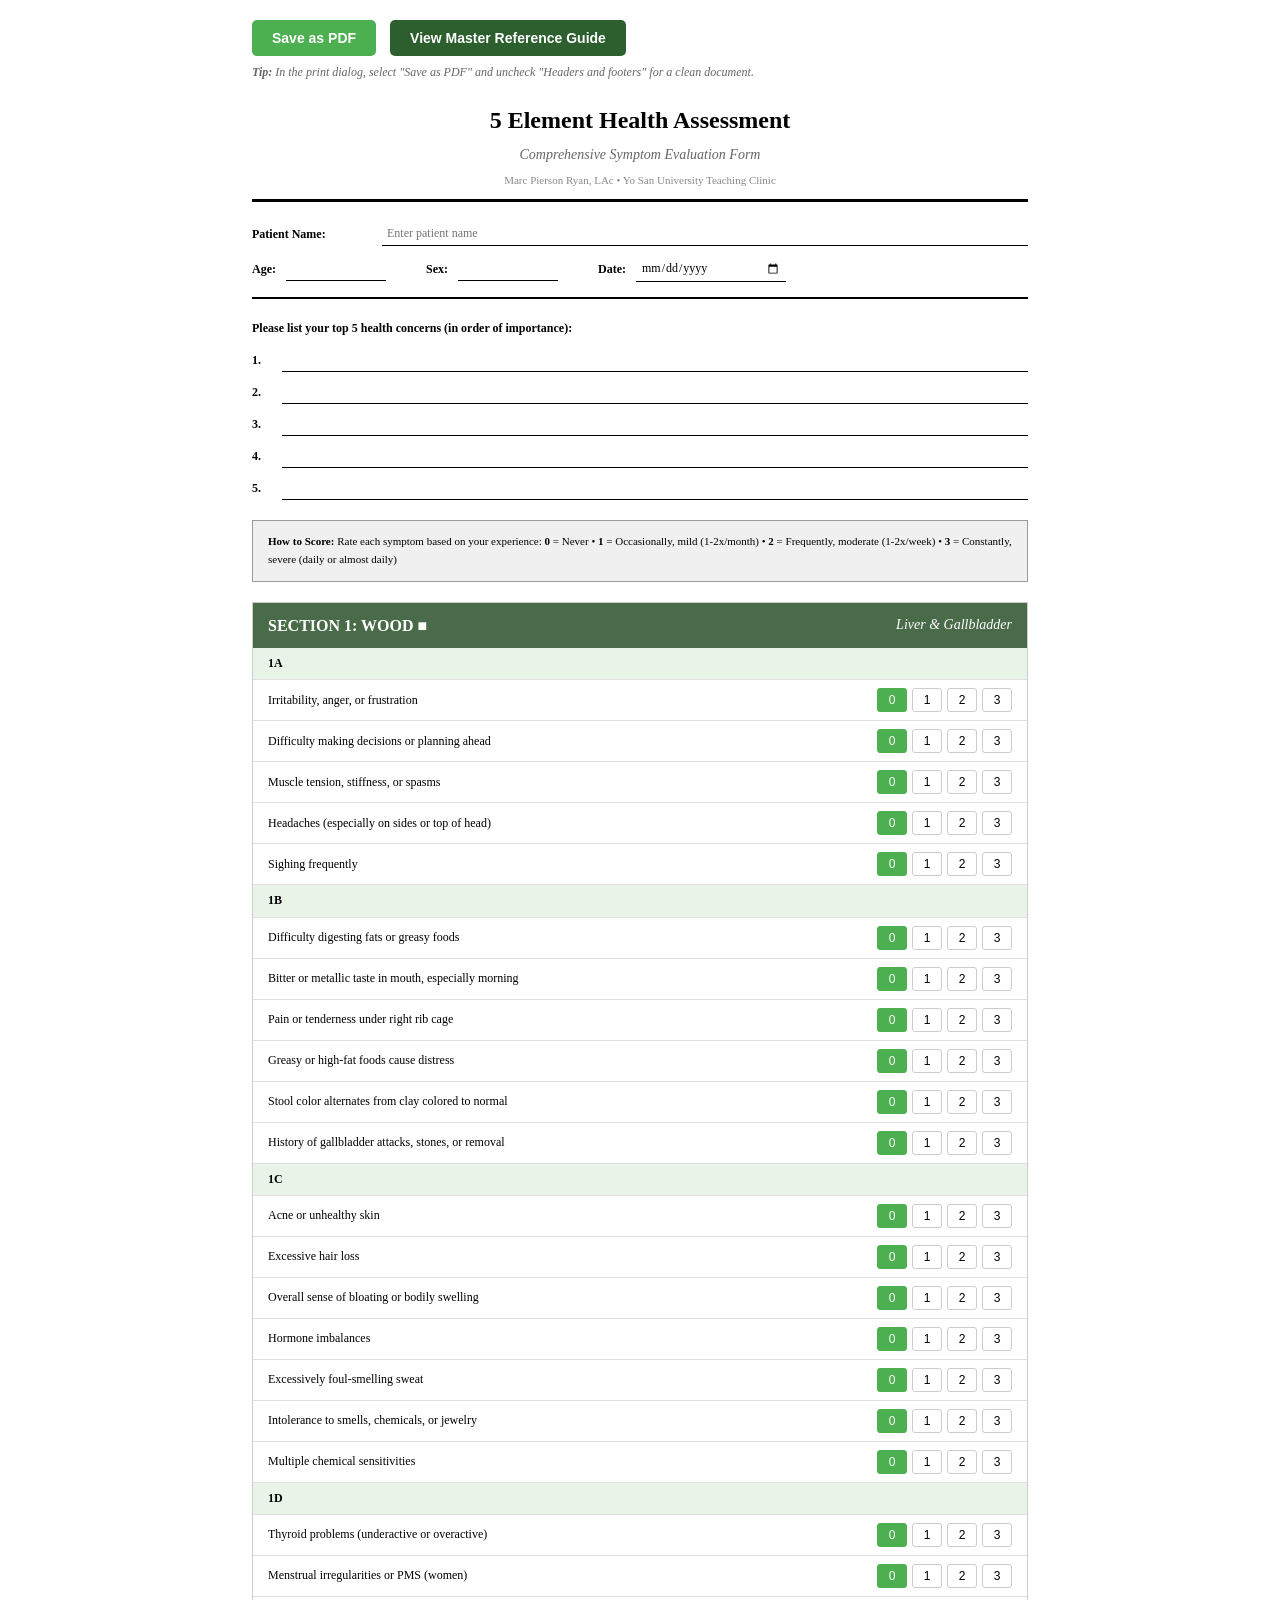
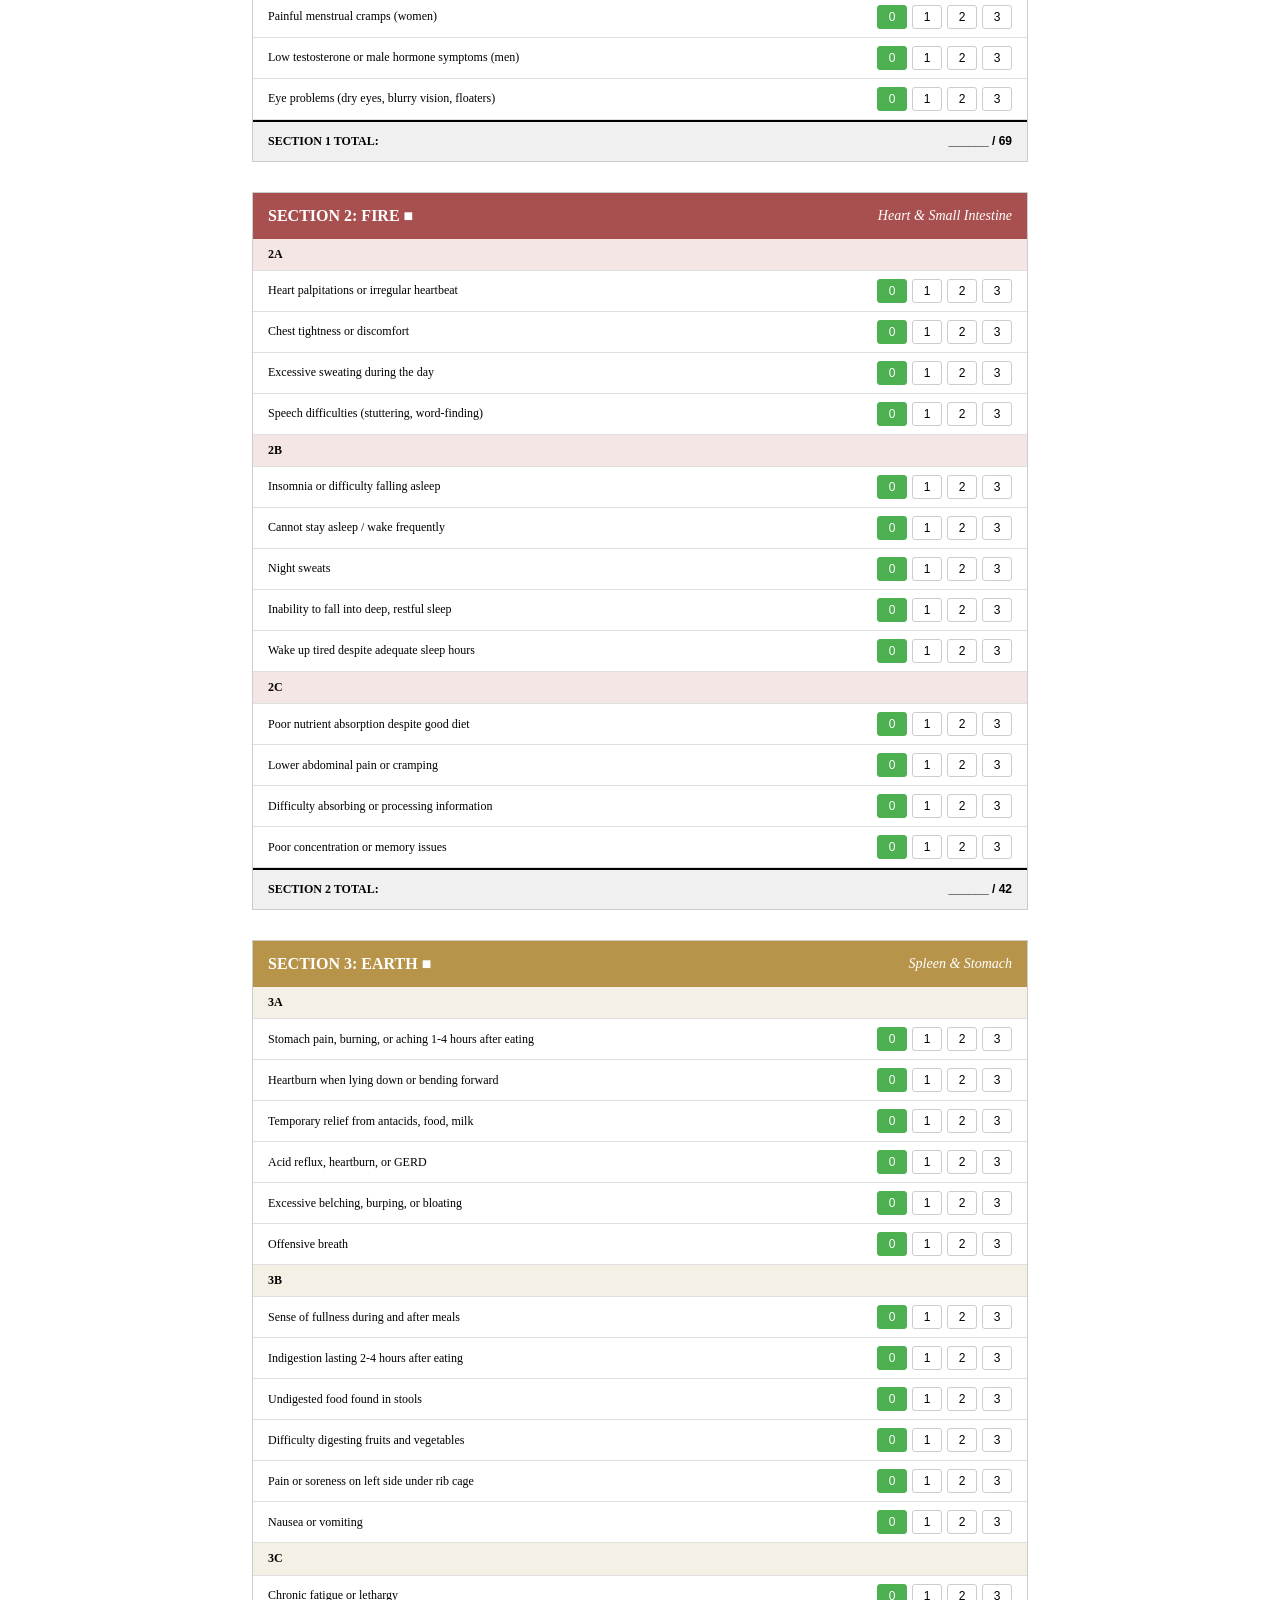
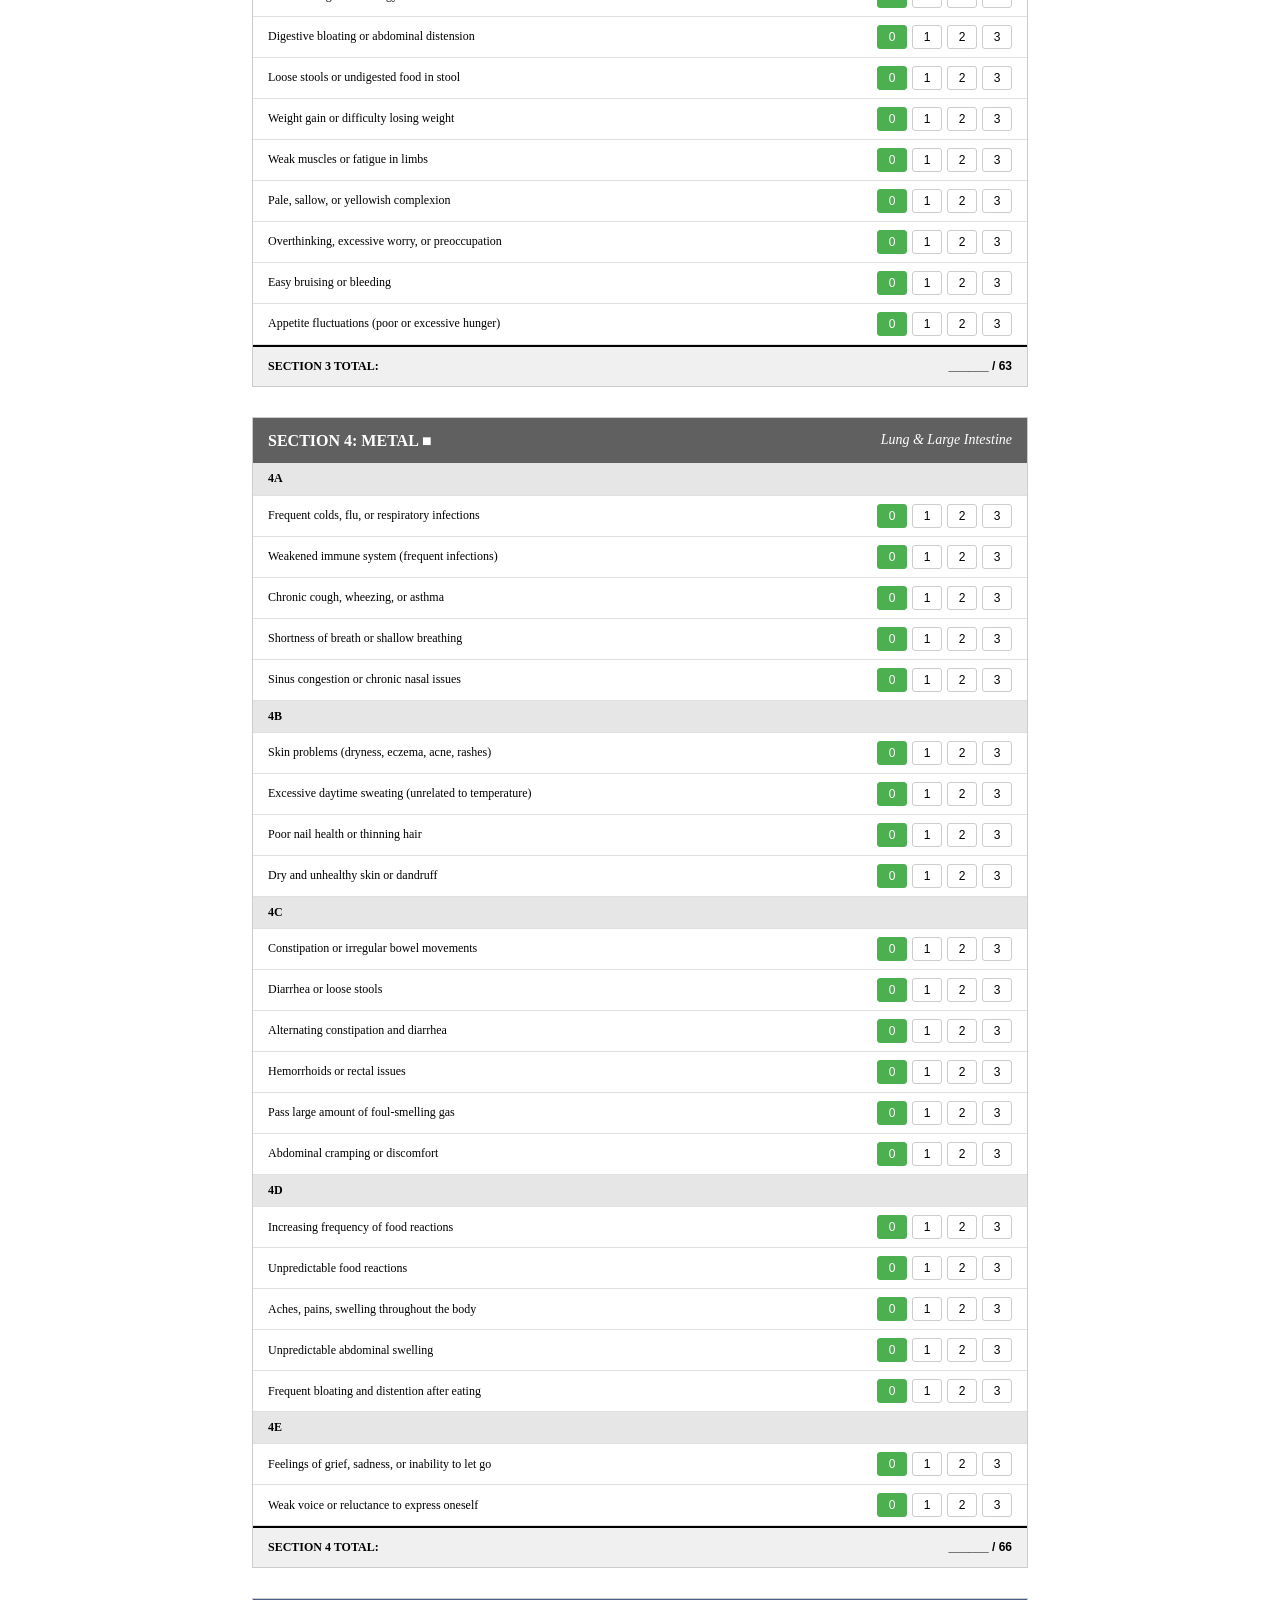
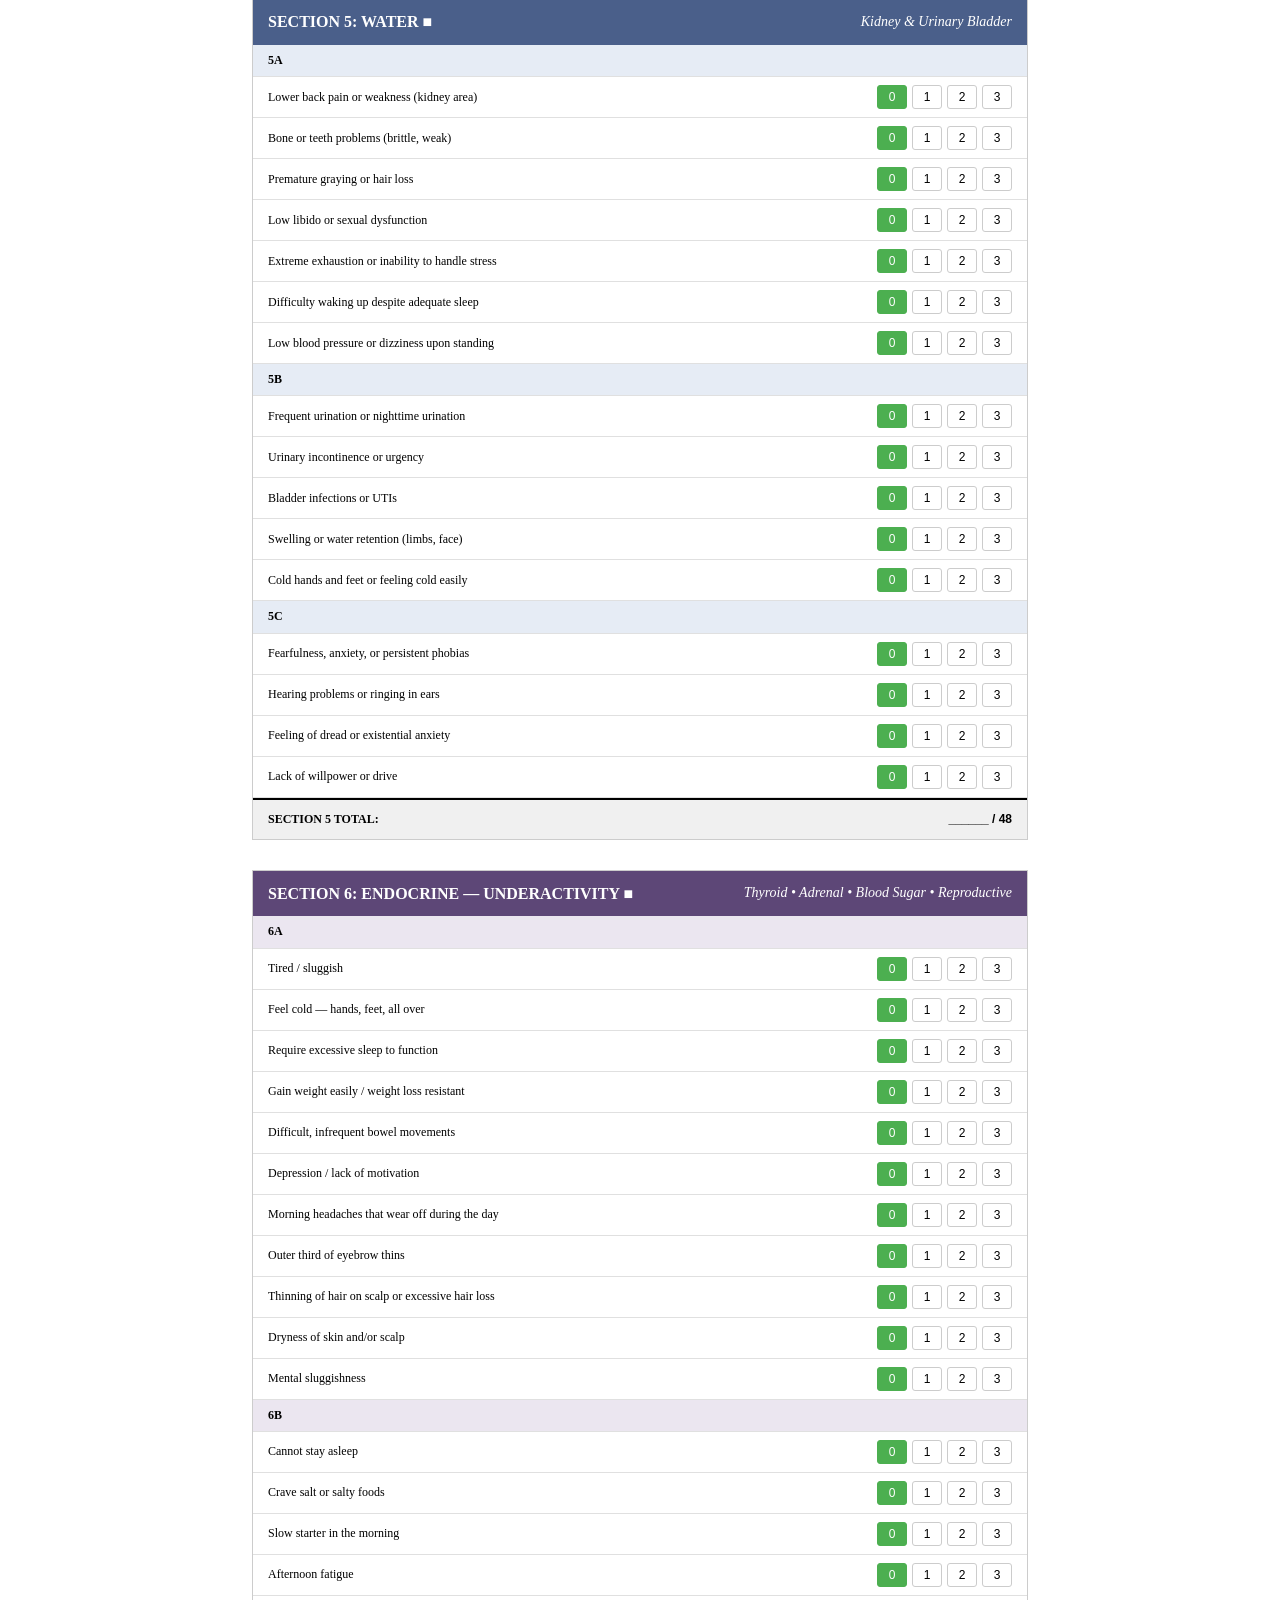
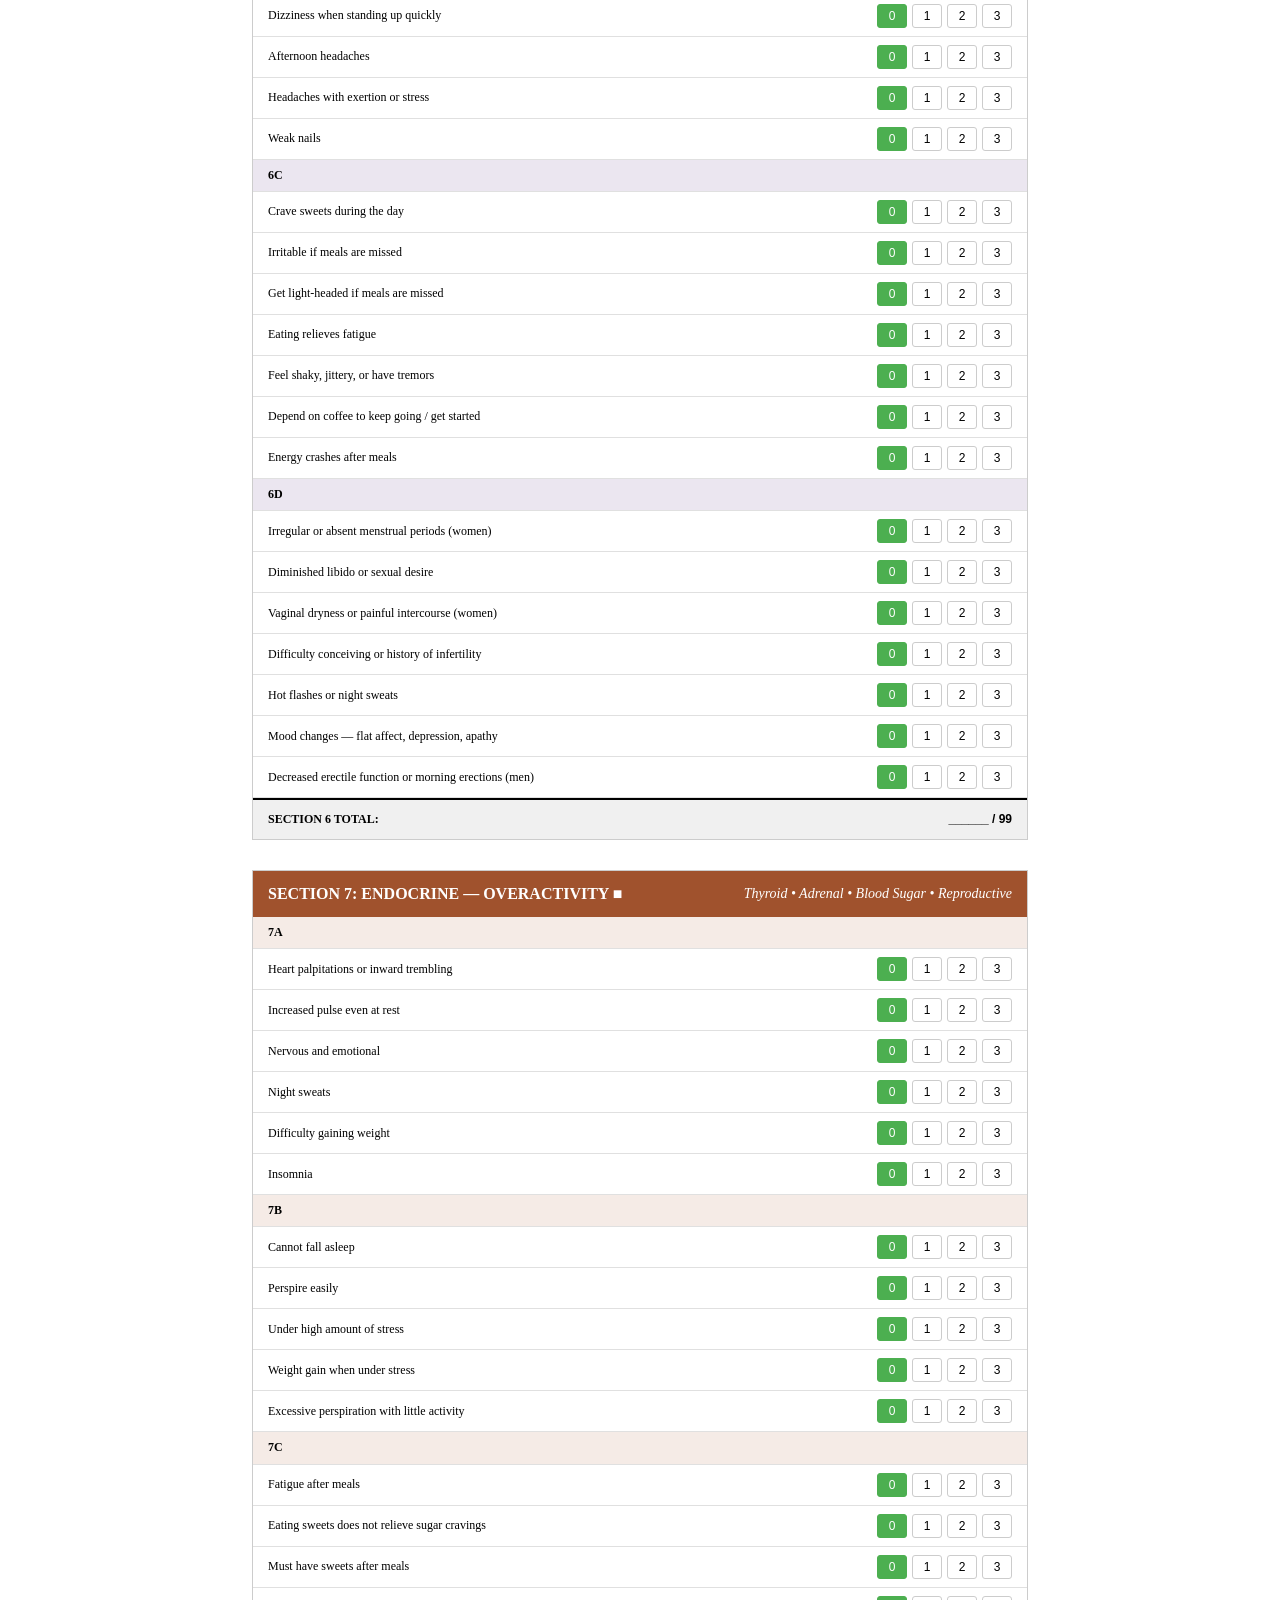
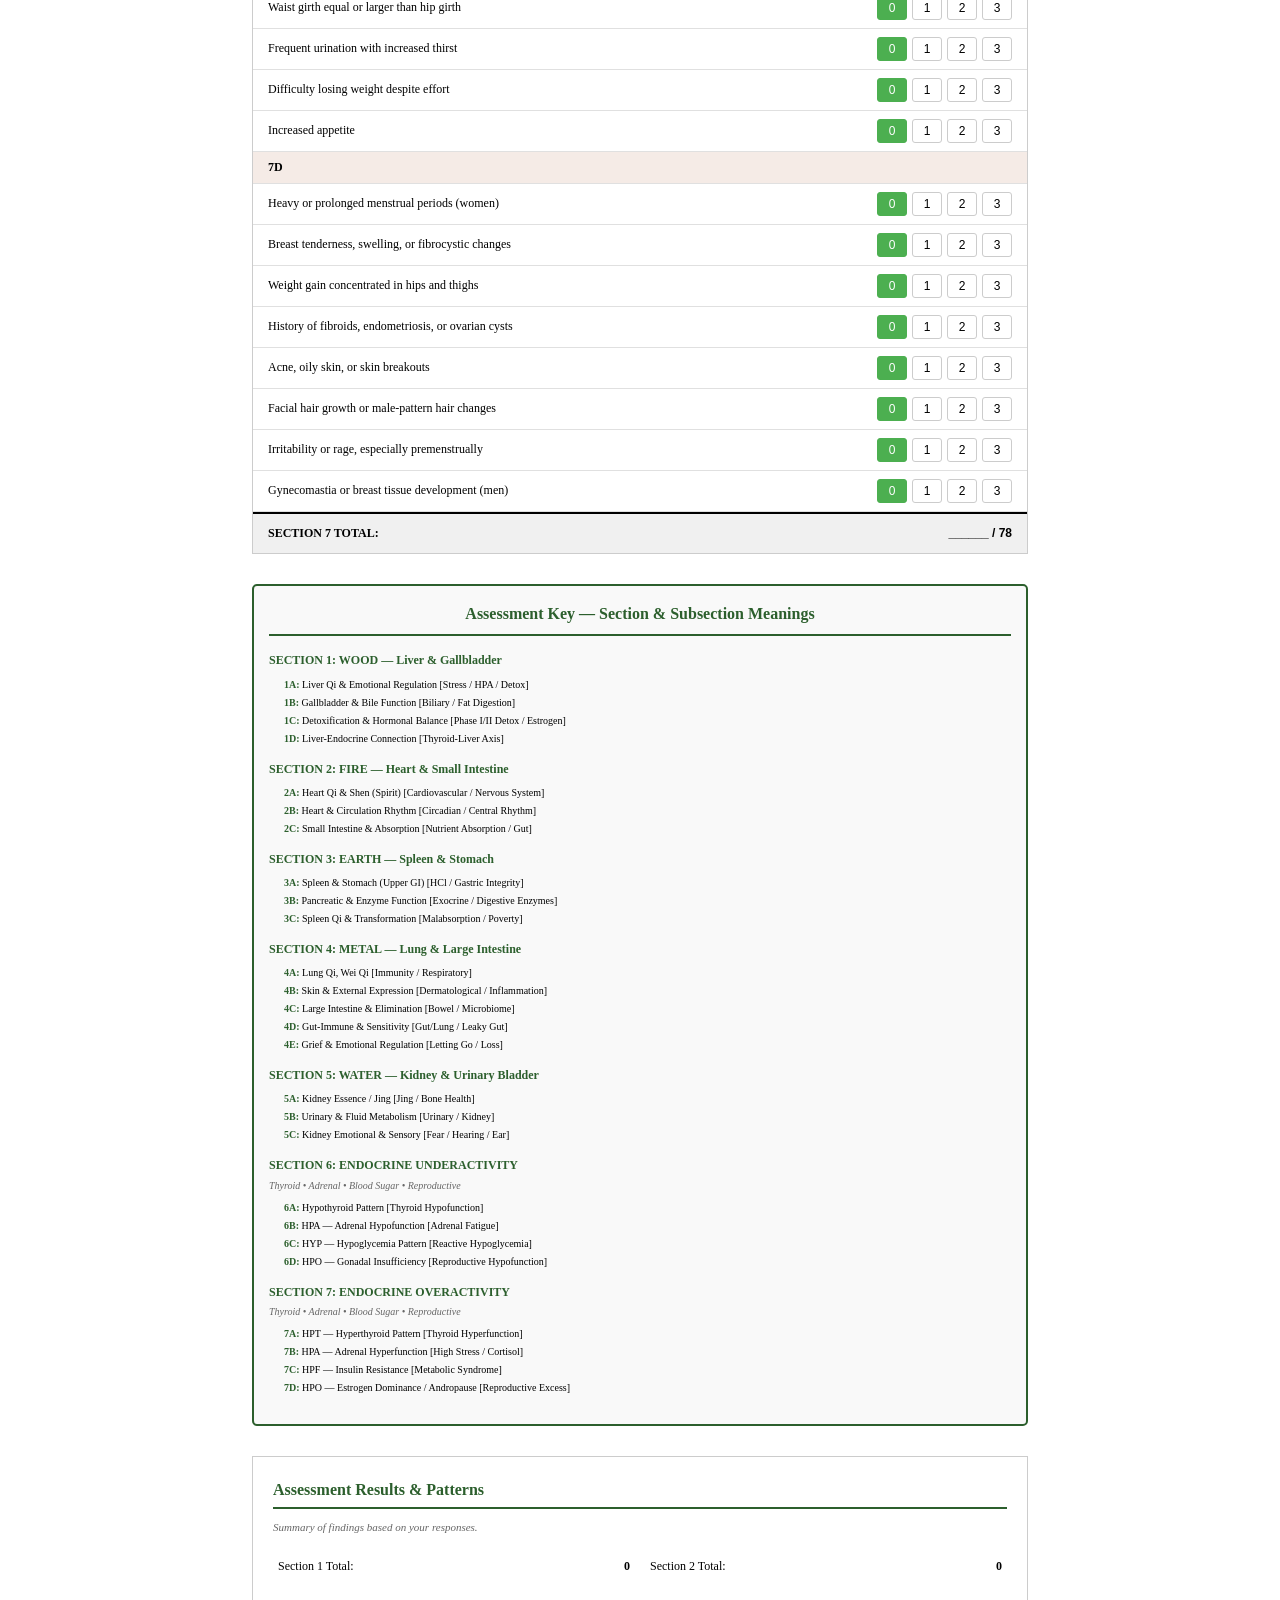
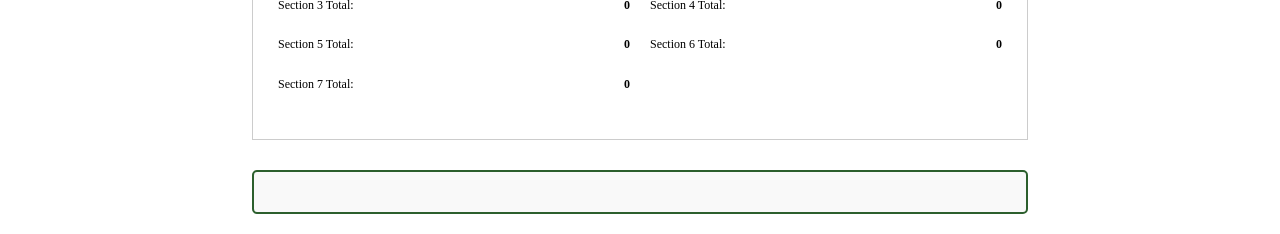
<file: index.html>
<!DOCTYPE html>
<html lang="en">
<head>
    <meta charset="UTF-8">
    <meta name="viewport" content="width=device-width, initial-scale=1.0">
    <title>5 Element Health Assessment</title>
    <link rel="stylesheet" href="css/styles.css">
</head>
<body>
<!-- Save as PDF and Reference Guide Buttons at Top -->
<div class="print-section">
    <button class="print-button" onclick="window.print()">
        Save as PDF
    </button>
    <button class="reference-button" onclick="window.location.href='reference-guide.html'">
        View Master Reference Guide
    </button>
    <p class="print-instructions">
        <strong>Tip:</strong> In the print dialog, select "Save as PDF" and uncheck "Headers and footers" for a clean document.
    </p>
</div>

<!-- HEADER -->
<div class="header">
    <h1>5 Element Health Assessment</h1>
    <p class="subtitle">Comprehensive Symptom Evaluation Form</p>
    <p class="clinic-info">Marc Pierson Ryan, LAc • Yo San University Teaching Clinic</p>
</div>

<!-- PATIENT INFO SECTION -->
<div class="patient-info-section">
    <div class="patient-name-row">
        <label>Patient Name:</label>
        <input type="text" name="patient_name" class="patient-name-input" placeholder="Enter patient name">
    </div>
    <div class="patient-details-row">
        <div class="info-group">
            <label>Age:</label>
            <input type="text" name="age" class="small-input" placeholder="">
        </div>
        <div class="info-group">
            <label>Sex:</label>
            <input type="text" name="sex" class="small-input" placeholder="">
        </div>
        <div class="info-group">
            <label>Date:</label>
            <input type="date" name="date" class="date-input">
        </div>
    </div>
</div>

<!-- TOP 5 HEALTH CONCERNS -->
<div class="health-concerns-section">
    <p class="concerns-title">Please list your top 5 health concerns (in order of importance):</p>
    <div class="concerns-list">
        <div class="concern-item">
            <span class="concern-number">1.</span>
            <input type="text" name="concern_1" placeholder="">
        </div>
        <div class="concern-item">
            <span class="concern-number">2.</span>
            <input type="text" name="concern_2" placeholder="">
        </div>
        <div class="concern-item">
            <span class="concern-number">3.</span>
            <input type="text" name="concern_3" placeholder="">
        </div>
        <div class="concern-item">
            <span class="concern-number">4.</span>
            <input type="text" name="concern_4" placeholder="">
        </div>
        <div class="concern-item">
            <span class="concern-number">5.</span>
            <input type="text" name="concern_5" placeholder="">
        </div>
    </div>
</div>

<!-- SCORING GUIDE -->
<div class="scoring-guide">
    <strong>How to Score:</strong> Rate each symptom based on your experience: 
    <strong>0</strong> = Never • <strong>1</strong> = Occasionally, mild (1-2x/month) • 
    <strong>2</strong> = Frequently, moderate (1-2x/week) • 
    <strong>3</strong> = Constantly, severe (daily or almost daily)
</div>

<div id="symptom-sections"></div>

<!-- ASSESSMENT KEY (prints on page 4) -->
<div class="assessment-key">
    <h3>Assessment Key — Section & Subsection Meanings</h3>
    
    <div class="key-section">
        <h4>SECTION 1: WOOD — Liver & Gallbladder</h4>
        <ul>
            <li><strong>1A:</strong> Liver Qi & Emotional Regulation [Stress / HPA / Detox]</li>
            <li><strong>1B:</strong> Gallbladder & Bile Function [Biliary / Fat Digestion]</li>
            <li><strong>1C:</strong> Detoxification & Hormonal Balance [Phase I/II Detox / Estrogen]</li>
            <li><strong>1D:</strong> Liver-Endocrine Connection [Thyroid-Liver Axis]</li>
        </ul>
    </div>

    <div class="key-section">
        <h4>SECTION 2: FIRE — Heart & Small Intestine</h4>
        <ul>
            <li><strong>2A:</strong> Heart Qi & Shen (Spirit) [Cardiovascular / Nervous System]</li>
            <li><strong>2B:</strong> Heart & Circulation Rhythm [Circadian / Central Rhythm]</li>
            <li><strong>2C:</strong> Small Intestine & Absorption [Nutrient Absorption / Gut]</li>
        </ul>
    </div>

    <div class="key-section">
        <h4>SECTION 3: EARTH — Spleen & Stomach</h4>
        <ul>
            <li><strong>3A:</strong> Spleen & Stomach (Upper GI) [HCl / Gastric Integrity]</li>
            <li><strong>3B:</strong> Pancreatic & Enzyme Function [Exocrine / Digestive Enzymes]</li>
            <li><strong>3C:</strong> Spleen Qi & Transformation [Malabsorption / Poverty]</li>
        </ul>
    </div>

    <div class="key-section">
        <h4>SECTION 4: METAL — Lung & Large Intestine</h4>
        <ul>
            <li><strong>4A:</strong> Lung Qi, Wei Qi [Immunity / Respiratory]</li>
            <li><strong>4B:</strong> Skin & External Expression [Dermatological / Inflammation]</li>
            <li><strong>4C:</strong> Large Intestine & Elimination [Bowel / Microbiome]</li>
            <li><strong>4D:</strong> Gut-Immune & Sensitivity [Gut/Lung / Leaky Gut]</li>
            <li><strong>4E:</strong> Grief & Emotional Regulation [Letting Go / Loss]</li>
        </ul>
    </div>

    <div class="key-section">
        <h4>SECTION 5: WATER — Kidney & Urinary Bladder</h4>
        <ul>
            <li><strong>5A:</strong> Kidney Essence / Jing [Jing / Bone Health]</li>
            <li><strong>5B:</strong> Urinary & Fluid Metabolism [Urinary / Kidney]</li>
            <li><strong>5C:</strong> Kidney Emotional & Sensory [Fear / Hearing / Ear]</li>
        </ul>
    </div>

    <div class="key-section">
        <h4>SECTION 6: ENDOCRINE UNDERACTIVITY</h4>
        <p class="key-subtitle">Thyroid • Adrenal • Blood Sugar • Reproductive</p>
        <ul>
            <li><strong>6A:</strong> Hypothyroid Pattern [Thyroid Hypofunction]</li>
            <li><strong>6B:</strong> HPA — Adrenal Hypofunction [Adrenal Fatigue]</li>
            <li><strong>6C:</strong> HYP — Hypoglycemia Pattern [Reactive Hypoglycemia]</li>
            <li><strong>6D:</strong> HPO — Gonadal Insufficiency [Reproductive Hypofunction]</li>
        </ul>
    </div>

    <div class="key-section">
        <h4>SECTION 7: ENDOCRINE OVERACTIVITY</h4>
        <p class="key-subtitle">Thyroid • Adrenal • Blood Sugar • Reproductive</p>
        <ul>
            <li><strong>7A:</strong> HPT — Hyperthyroid Pattern [Thyroid Hyperfunction]</li>
            <li><strong>7B:</strong> HPA — Adrenal Hyperfunction [High Stress / Cortisol]</li>
            <li><strong>7C:</strong> HPF — Insulin Resistance [Metabolic Syndrome]</li>
            <li><strong>7D:</strong> HPO — Estrogen Dominance / Andropause [Reproductive Excess]</li>
        </ul>
    </div>
</div>

<!-- RESULTS SECTION -->
<div class="results-section">
    <h3>Assessment Results & Patterns</h3>
    <p class="results-subtitle">Summary of findings based on your responses.</p>

    <div class="results-grid">
        <div class="result-item">
            <span>Section 1 Total:</span>
            <span id="imbalance-wood-total" class="result-value">0</span>
        </div>
        <div class="result-item">
            <span>Section 2 Total:</span>
            <span id="imbalance-fire-total" class="result-value">0</span>
        </div>
        <div class="result-item">
            <span>Section 3 Total:</span>
            <span id="imbalance-earth-total" class="result-value">0</span>
        </div>
        <div class="result-item">
            <span>Section 4 Total:</span>
            <span id="imbalance-metal-total" class="result-value">0</span>
        </div>
        <div class="result-item">
            <span>Section 5 Total:</span>
            <span id="imbalance-water-total" class="result-value">0</span>
        </div>
        <div class="result-item">
            <span>Section 6 Total:</span>
            <span id="imbalance-endocrineUnder-total" class="result-value">0</span>
        </div>
        <div class="result-item">
            <span>Section 7 Total:</span>
            <span id="imbalance-endocrineOver-total" class="result-value">0</span>
        </div>
    </div>
</div>

<!-- PRACTITIONER RECOMMENDATIONS SECTION -->
<div id="practitioner-recommendations" class="practitioner-recommendations">
    <!-- Diagnostic recommendations will be generated here -->
</div>

<!-- Load Scripts -->
<script src="data/symptoms.js"></script>
<script src="data/diagnostic-logic.js"></script>

<!-- Load calculation modules -->
<script src="js/utils.js"></script>
<script src="js/scoring.js"></script>
<script src="js/recommendations.js"></script>
<script src="js/display.js"></script>
<script src="js/ui-handlers.js"></script>
<script src="js/calculations.js"></script>
</body>
</html>
</file>
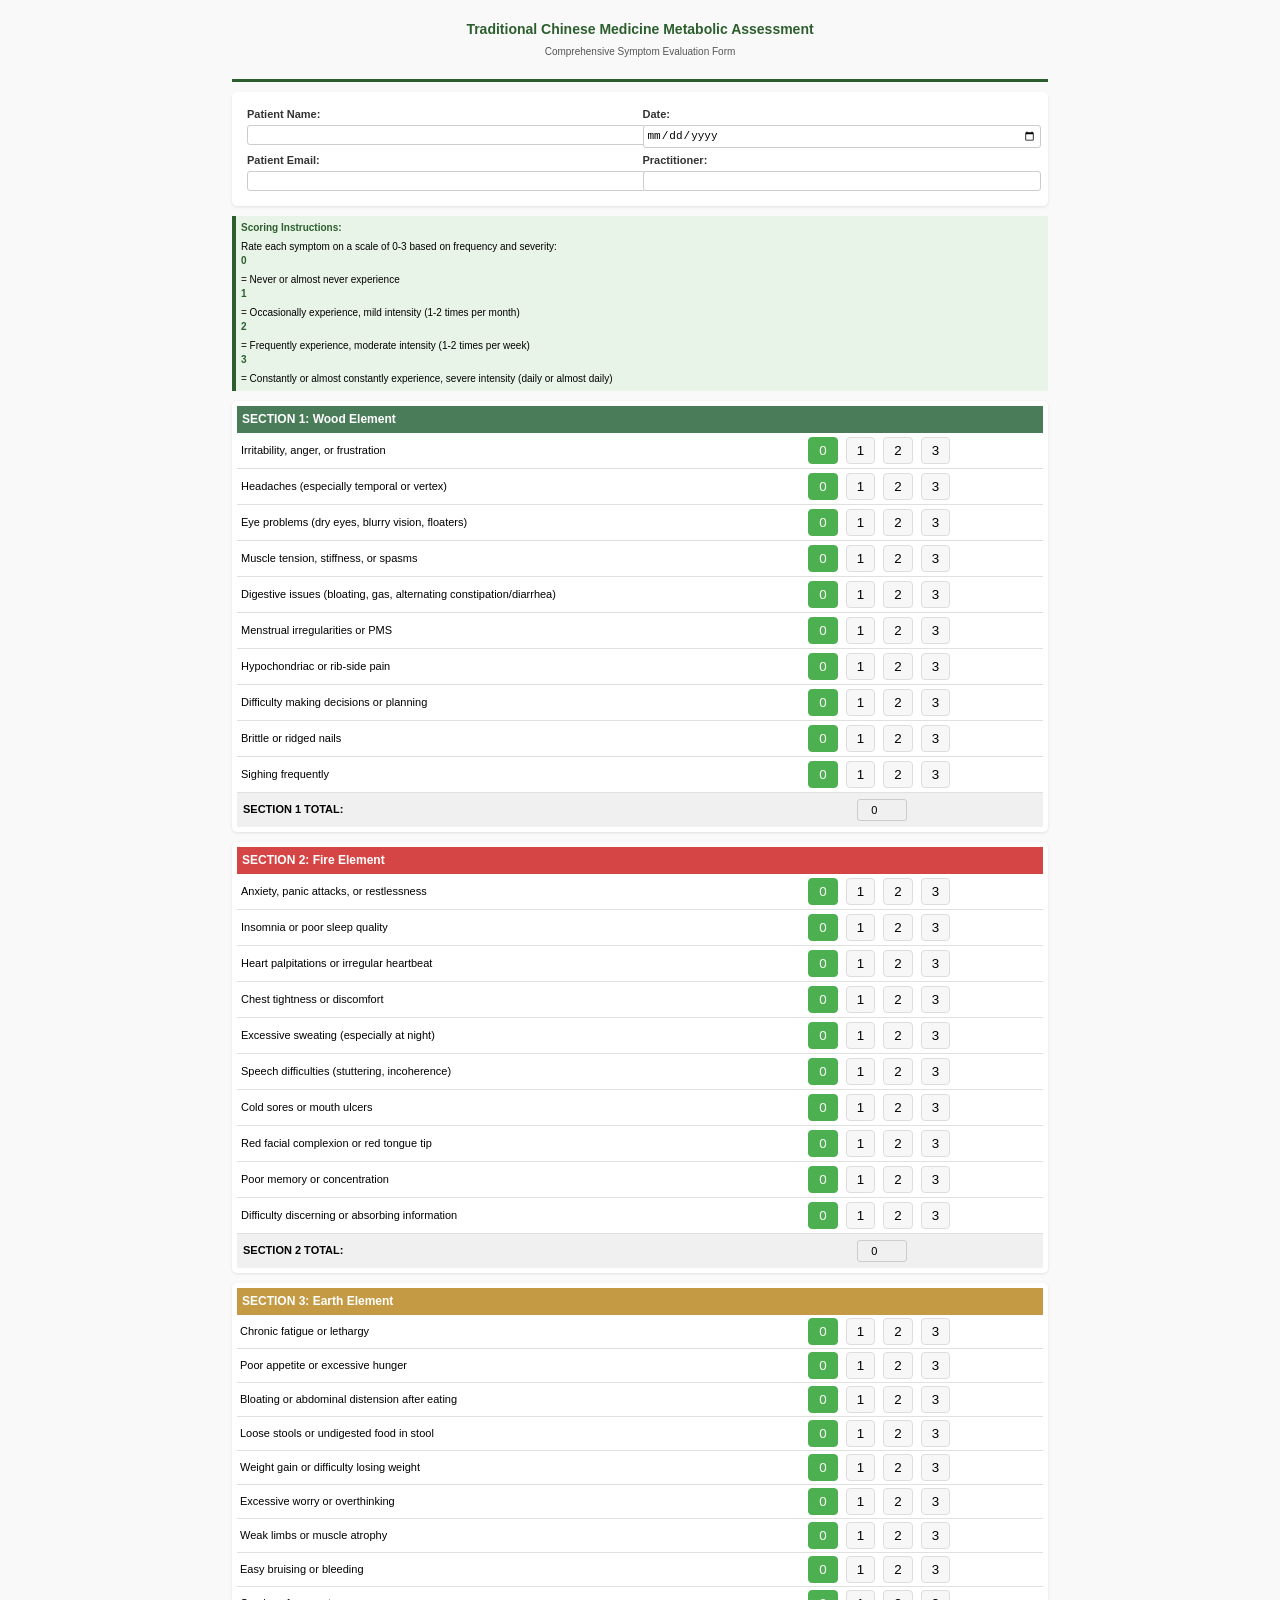
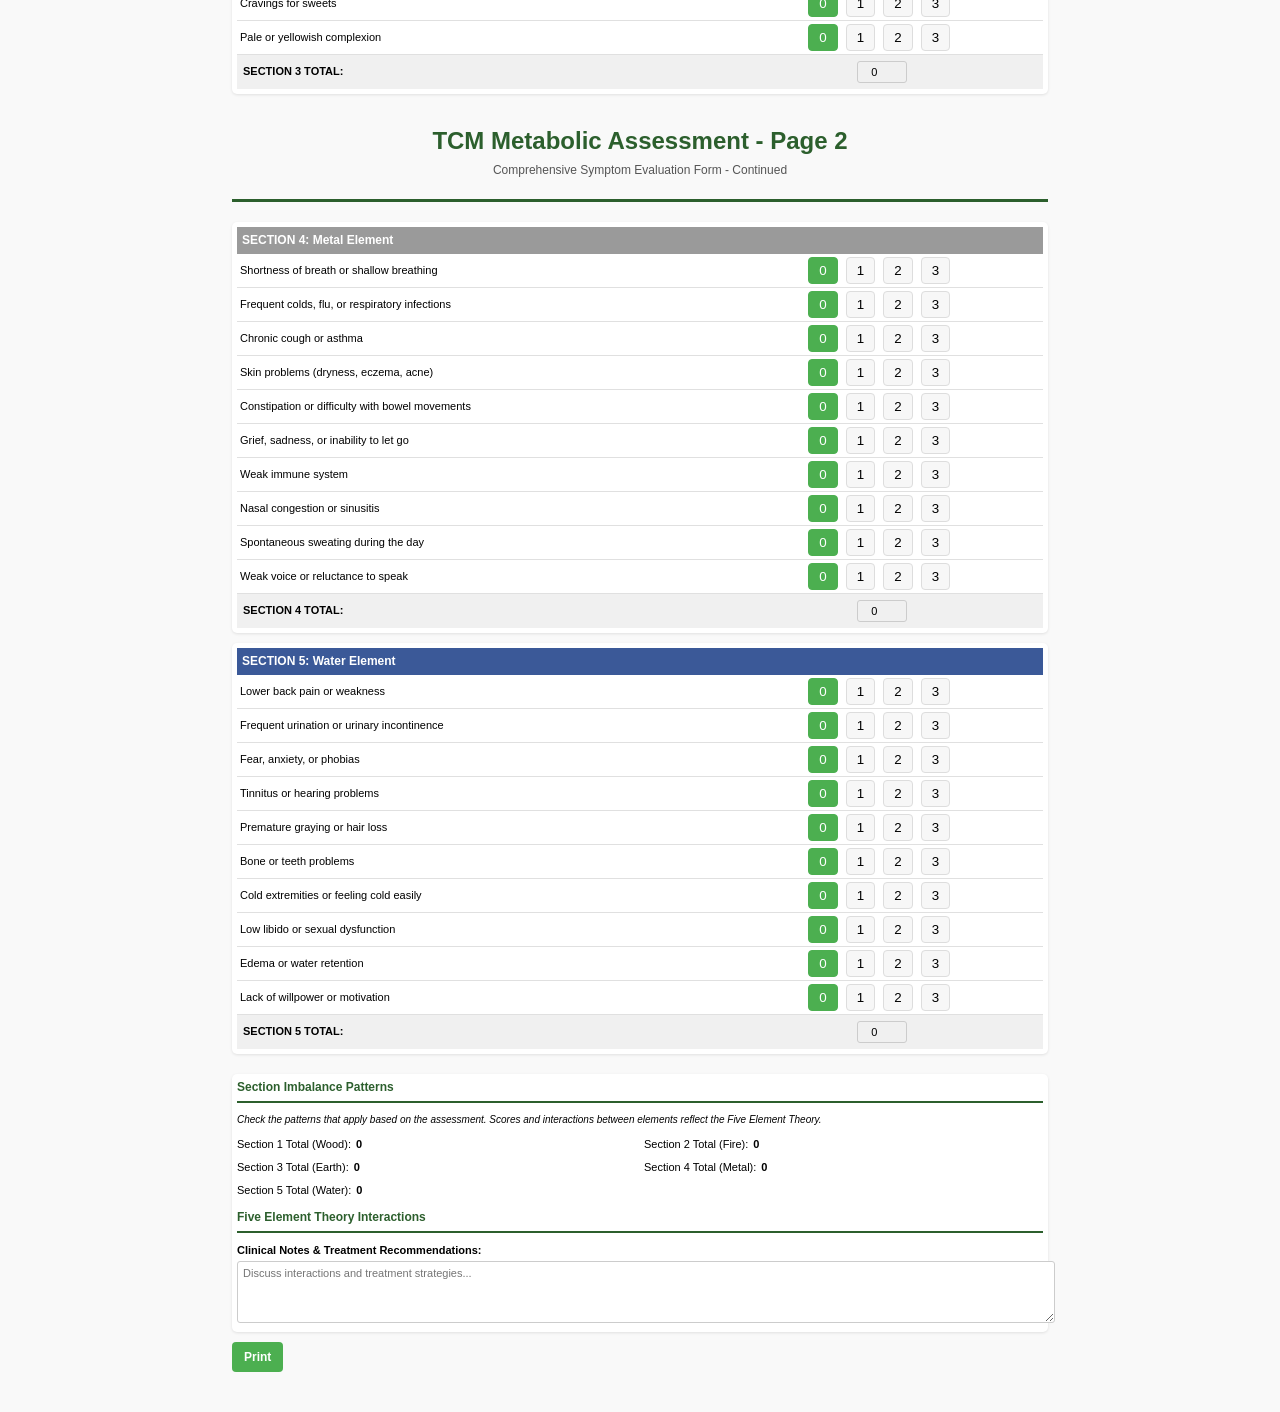
<file: 5elementMAF.html>
<!DOCTYPE html>
<html lang="en">
<head>
    <meta charset="UTF-8">
    <meta name="viewport" content="width=device-width, initial-scale=1.0">
    <title>TCM Metabolic Assessment - 5 Element Theory</title>
    <style>
@media print {
    /* General Settings */
    body {
        margin: 0.1in; /* Reduce overall margins */
        padding: 0;
        font-size: 10px; /* Compact font size */
        line-height: 1.1; /* Reduce line height for dense content */
    }

    .header {
        text-align: center;
        margin-bottom: 5px; /* Reduce spacing */
        font-size: 12px; /* Compact header font */
        border: none;
    }

    h1, h3 {
        font-size: 14px; /* Compact headings for better fit */
    }

    /* Content Styling */
    .patient-info, .scoring-guide, .element-section, .imbalance-section {
        margin: 0;
        padding: 5px; /* Reduce padding */
        border: none;
        background: none; /* Remove background styling */
    }

    .element-section {
        page-break-inside: avoid; /* Prevent page breaks within sections */
        page-break-after: auto; /* Allow natural flow */
        margin-bottom: 10px; /* Reduce spacing between sections */
    }

    /* Table Styling */
    table {
        width: 100%; /* Ensure tables fit tightly within width */
        border-collapse: collapse; /* Compact table layout */
    }

    tr, td {
        padding: 2px; /* Very compact padding for dense rows */
        font-size: 10px; /* Table font size adjusted */
    }

    td.symptom-name {
        width: 60%; /* Optimize width for names */
    }

    td.symptom-score {
        width: 40%; /* Optimize width for scores */
        text-align: center;
    }

    /* Page Breaks Between Major Sections */
    .page-break {
        page-break-after: always; /* Ensure manual breaks between sections */
    }

    /* Hide Non-Print Elements */
    .print-button, .footer {
        display: none; /* Exclude non-printable items */
    }

    /* Force Compact Heights */
    .element-section {
        height: auto; /* Ensure sections are flexible */
        overflow: hidden; /* Prevent overflow */
    }
}
        
        body {
            font-family: 'Arial', sans-serif;
            line-height: 1.4;
            max-width: 8.5in;
            margin: 0 auto;
            padding: 20px;
            background-color: #f9f9f9;
        }

        .header {
            text-align: center;
            margin-bottom: 20px;
            border-bottom: 3px solid #2c5f2d;
            padding-bottom: 15px;
        }

        .header h1 {
            margin: 0;
            color: #2c5f2d;
            font-size: 24px;
        }

        .header p {
            margin: 5px 0;
            color: #555;
            font-size: 12px;
        }
        
        .print-button {
            margin: 20px 0;
            padding: 10px 15px;
            background-color: #4caf50;
            border: none;
            border-radius: 5px;
            color: white;
            cursor: pointer;
            font-size: 14px;
            font-weight: bold;
            display: block;
        }

        .print-button:hover {
            background-color: #43a047;
        }
.button-group button {
    padding: 5px 10px;
    margin-right: 5px;
    border: 1px solid #ddd;
    background-color: #f7f7f7;
    cursor: pointer;
    border-radius: 4px;
}

.button-group button.active {
    background-color: #4caf50;
    color: white;
    border-color: #4caf50;
}
        
        .patient-info {
            display: grid;
            grid-template-columns: 1fr 1fr;
            gap: 15px;
            margin-bottom: 20px;
            background: white;
            padding: 15px;
            border-radius: 5px;
            box-shadow: 0 1px 3px rgba(0,0,0,0.1);
        }
        
        .patient-info label {
            display: block;
            font-weight: bold;
            margin-bottom: 3px;
            font-size: 11px;
            color: #333;
        }
        
        .patient-info input {
            width: 100%;
            padding: 5px;
            border: 1px solid #ccc;
            border-radius: 3px;
            font-size: 11px;
        }
        
        .scoring-guide {
            background: #e8f4e8;
            padding: 10px;
            margin-bottom: 15px;
            border-left: 4px solid #2c5f2d;
            font-size: 10px;
        }
        
        .scoring-guide strong {
            display: block;
            margin-bottom: 5px;
            color: #2c5f2d;
        }
        
        .element-section {
            margin-bottom: 20px;
            background: white;
            border-radius: 5px;
            box-shadow: 0 1px 3px rgba(0,0,0,0.1);
            overflow: hidden;
        }
        
        .element-header {
            padding: 10px 15px;
            color: white;
            font-weight: bold;
            font-size: 14px;
        }
        
        .wood-header { background: #4a7c59; }
        .fire-header { background: #d64545; }
        .earth-header { background: #c49b44; }
        .metal-header { background: #9a9a9a; }
        .water-header { background: #3b5998; }
        
        .element-description {
            padding: 10px 15px;
            background: #f7f7f7;
            font-size: 10px;
            font-style: italic;
            border-bottom: 1px solid #e0e0e0;
        }
        
        .symptoms-table {
            width: 100%;
            border-collapse: collapse;
        }
        
        .symptoms-table tr {
            border-bottom: 1px solid #e0e0e0;
        }
        
        .symptoms-table tr:last-child {
            border-bottom: none;
        }
        
        .symptoms-table td {
            padding: 8px 15px;
            font-size: 11px;
        }
        
        .symptom-name {
            width: 75%;
        }
        
        .symptom-score {
            width: 25%;
            text-align: center;
        }
        
        .symptom-score input {
            width: 40px;
            padding: 4px;
            text-align: center;
            border: 1px solid #ccc;
            border-radius: 3px;
            font-size: 11px;
        }
        
        .total-row {
            background: #f0f0f0;
            font-weight: bold;
        }
        
        .total-row td {
            padding: 10px 15px;
        }
        
        .imbalance-section {
            margin-top: 20px;
            background: white;
            padding: 15px;
            border-radius: 5px;
            box-shadow: 0 1px 3px rgba(0,0,0,0.1);
        }
        
        .imbalance-section h3 {
            margin-top: 0;
            color: #2c5f2d;
            font-size: 14px;
            border-bottom: 2px solid #2c5f2d;
            padding-bottom: 5px;
        }
        
        .imbalance-grid {
            display: grid;
            grid-template-columns: 1fr 1fr;
            gap: 10px;
            margin-top: 10px;
        }
        
        .imbalance-item {
            display: flex;
            align-items: center;
            font-size: 11px;
        }
        
        .imbalance-item input[type="checkbox"] {
            margin-right: 8px;
        }
        
        .notes-section {
            margin-top: 15px;
        }
        
        .notes-section label {
            display: block;
            font-weight: bold;
            margin-bottom: 5px;
            font-size: 11px;
        }
        
        .notes-section textarea {
            width: 100%;
            height: 60px;
            padding: 8px;
            border: 1px solid #ccc;
            border-radius: 3px;
            font-size: 11px;
            font-family: Arial, sans-serif;
            resize: vertical;
        }
        
        .page-break {
            margin: 30px 0;
        }
        
        .footer {
            text-align: center;
            margin-top: 20px;
            padding-top: 10px;
            border-top: 2px solid #2c5f2d;
            font-size: 9px;
            color: #666;
        }
    </style>
</head>
<body>
<!-- PAGE 1 HEADER -->
<div class="header" style="text-align: center; margin-bottom: 10px;">
    <h1 style="font-size: 14px; color: #2c5f2d; margin: 0;">Traditional Chinese Medicine Metabolic Assessment</h1>
    <p style="font-size: 10px; color: #555; margin: 5px 0;">Comprehensive Symptom Evaluation Form</p>
</div>

<!-- PATIENT INFO SECTION -->
<div class="patient-info" style="display: grid; grid-template-columns: 1fr 1fr; gap: 5px; margin-bottom: 10px; font-size: 10px;">
    <div style="font-size: 10px;">
        <label style="display: block; font-weight: bold; margin-bottom: 3px;">Patient Name:</label>
        <input type="text" name="patient_name" style="width: 100%; padding: 3px; border: 1px solid #ccc; border-radius: 3px;">
    </div>
    <div style="font-size: 10px;">
        <label style="display: block; font-weight: bold; margin-bottom: 3px;">Date:</label>
        <input type="date" name="date" style="width: 100%; padding: 3px; border: 1px solid #ccc; border-radius: 3px;">
    </div>
    <div style="font-size: 10px;">
        <label style="display: block; font-weight: bold; margin-bottom: 3px;">Patient Email:</label>
        <input type="text" name="patient_email" style="width: 100%; padding: 3px; border: 1px solid #ccc; border-radius: 3px;">
    </div>
    <div style="font-size: 10px;">
        <label style="display: block; font-weight: bold; margin-bottom: 3px;">Practitioner:</label>
        <input type="text" name="practitioner" style="width: 100%; padding: 3px; border: 1px solid #ccc; border-radius: 3px;">
    </div>
</div>

<!-- SCORING GUIDE -->
<div class="scoring-guide" style="background: #e8f4e8; padding: 5px; margin-bottom: 10px; border-left: 4px solid #2c5f2d; font-size: 10px;">
    <strong style="display: block; margin-bottom: 5px; color: #2c5f2d;">Scoring Instructions:</strong>
    <p style="margin: 0;">
        Rate each symptom on a scale of 0-3 based on frequency and severity:<br>
        <strong>0</strong> = Never or almost never experience<br>
        <strong>1</strong> = Occasionally experience, mild intensity (1-2 times per month)<br>
        <strong>2</strong> = Frequently experience, moderate intensity (1-2 times per week)<br>
        <strong>3</strong> = Constantly or almost constantly experience, severe intensity (daily or almost daily)
    </p>
</div>
    
 <!-- SECTION 1 -->
<div class="element-section" style="margin-bottom: 10px; padding: 5px;">
    <div class="element-header wood-header" style="padding: 5px; font-size: 12px; background-color: #4a7c59; color: white;">
        SECTION 1: Wood Element
    </div>
    <table class="symptoms-table" style="width: 100%; border-collapse: collapse; font-size: 10px;">
        <tr>
            <td class="symptom-name" style="padding: 4px; width: 60%;">Irritability, anger, or frustration</td>
            <td class="symptom-score" style="padding: 4px; width: 40%; text-align: center;">
                <div class="button-group" data-symptom="wood_1">
                    <button type="button" data-value="0" class="active">0</button>
                    <button type="button" data-value="1">1</button>
                    <button type="button" data-value="2">2</button>
                    <button type="button" data-value="3">3</button>
                </div>
                <input type="hidden" name="wood_1" value="0">
            </td>
        </tr>
        <tr>
            <td class="symptom-name" style="padding: 4px; width: 60%;">Headaches (especially temporal or vertex)</td>
            <td class="symptom-score" style="padding: 4px; width: 40%; text-align: center;">
                <div class="button-group" data-symptom="wood_2">
                    <button type="button" data-value="0" class="active">0</button>
                    <button type="button" data-value="1">1</button>
                    <button type="button" data-value="2">2</button>
                    <button type="button" data-value="3">3</button>
                </div>
                <input type="hidden" name="wood_2" value="0">
            </td>
        </tr>
        <tr>
            <td class="symptom-name" style="padding: 4px; width: 60%;">Eye problems (dry eyes, blurry vision, floaters)</td>
            <td class="symptom-score" style="padding: 4px; width: 40%; text-align: center;">
                <div class="button-group" data-symptom="wood_3">
                    <button type="button" data-value="0" class="active">0</button>
                    <button type="button" data-value="1">1</button>
                    <button type="button" data-value="2">2</button>
                    <button type="button" data-value="3">3</button>
                </div>
                <input type="hidden" name="wood_3" value="0">
            </td>
        </tr>
        <tr>
            <td class="symptom-name" style="padding: 4px; width: 60%;">Muscle tension, stiffness, or spasms</td>
            <td class="symptom-score" style="padding: 4px; width: 40%; text-align: center;">
                <div class="button-group" data-symptom="wood_4">
                    <button type="button" data-value="0" class="active">0</button>
                    <button type="button" data-value="1">1</button>
                    <button type="button" data-value="2">2</button>
                    <button type="button" data-value="3">3</button>
                </div>
                <input type="hidden" name="wood_4" value="0">
            </td>
        </tr>
        <tr>
            <td class="symptom-name" style="padding: 4px; width: 60%;">Digestive issues (bloating, gas, alternating constipation/diarrhea)</td>
            <td class="symptom-score" style="padding: 4px; width: 40%; text-align: center;">
                <div class="button-group" data-symptom="wood_5">
                    <button type="button" data-value="0" class="active">0</button>
                    <button type="button" data-value="1">1</button>
                    <button type="button" data-value="2">2</button>
                    <button type="button" data-value="3">3</button>
                </div>
                <input type="hidden" name="wood_5" value="0">
            </td>
        </tr>
        <tr>
            <td class="symptom-name" style="padding: 4px; width: 60%;">Menstrual irregularities or PMS</td>
            <td class="symptom-score" style="padding: 4px; width: 40%; text-align: center;">
                <div class="button-group" data-symptom="wood_6">
                    <button type="button" data-value="0" class="active">0</button>
                    <button type="button" data-value="1">1</button>
                    <button type="button" data-value="2">2</button>
                    <button type="button" data-value="3">3</button>
                </div>
                <input type="hidden" name="wood_6" value="0">
            </td>
        </tr>
        <tr>
            <td class="symptom-name" style="padding: 4px; width: 60%;">Hypochondriac or rib-side pain</td>
            <td class="symptom-score" style="padding: 4px; width: 40%; text-align: center;">
                <div class="button-group" data-symptom="wood_7">
                    <button type="button" data-value="0" class="active">0</button>
                    <button type="button" data-value="1">1</button>
                    <button type="button" data-value="2">2</button>
                    <button type="button" data-value="3">3</button>
                </div>
                <input type="hidden" name="wood_7" value="0">
            </td>
        </tr>
        <tr>
            <td class="symptom-name" style="padding: 4px; width: 60%;">Difficulty making decisions or planning</td>
            <td class="symptom-score" style="padding: 4px; width: 40%; text-align: center;">
                <div class="button-group" data-symptom="wood_8">
                    <button type="button" data-value="0" class="active">0</button>
                    <button type="button" data-value="1">1</button>
                    <button type="button" data-value="2">2</button>
                    <button type="button" data-value="3">3</button>
                </div>
                <input type="hidden" name="wood_8" value="0">
            </td>
        </tr>
        <tr>
            <td class="symptom-name" style="padding: 4px; width: 60%;">Brittle or ridged nails</td>
            <td class="symptom-score" style="padding: 4px; width: 40%; text-align: center;">
                <div class="button-group" data-symptom="wood_9">
                    <button type="button" data-value="0" class="active">0</button>
                    <button type="button" data-value="1">1</button>
                    <button type="button" data-value="2">2</button>
                    <button type="button" data-value="3">3</button>
                </div>
                <input type="hidden" name="wood_9" value="0">
            </td>
        </tr>
        <tr>
            <td class="symptom-name" style="padding: 4px; width: 60%;">Sighing frequently</td>
            <td class="symptom-score" style="padding: 4px; width: 40%; text-align: center;">
                <div class="button-group" data-symptom="wood_10">
                    <button type="button" data-value="0" class="active">0</button>
                    <button type="button" data-value="1">1</button>
                    <button type="button" data-value="2">2</button>
                    <button type="button" data-value="3">3</button>
                </div>
                <input type="hidden" name="wood_10" value="0">
            </td>
        </tr>
        <tr class="total-row" style="background-color: #f0f0f0; font-weight: bold;">
            <td style="padding: 6px;">SECTION 1 TOTAL:</td>
            <td class="symptom-score" style="padding: 6px; text-align: center;">
                <input type="number" name="wood_total" min="0" max="30" readonly style="background: #f0f0f0;">
            </td>
        </tr>
    </table>
</div>
<!-- SECTION 2 -->
<div class="element-section" style="margin-bottom: 10px; padding: 5px;">
    <div class="element-header fire-header" style="padding: 5px; font-size: 12px; background-color: #d64545; color: white;">
        SECTION 2: Fire Element
    </div>
    <table class="symptoms-table" style="width: 100%; border-collapse: collapse; font-size: 10px;">
        <tr>
            <td class="symptom-name" style="padding: 4px; width: 60%;">Anxiety, panic attacks, or restlessness</td>
            <td class="symptom-score" style="padding: 4px; width: 40%; text-align: center;">
                <div class="button-group" data-symptom="fire_1">
                    <button type="button" data-value="0" class="active">0</button>
                    <button type="button" data-value="1">1</button>
                    <button type="button" data-value="2">2</button>
                    <button type="button" data-value="3">3</button>
                </div>
                <input type="hidden" name="fire_1" value="0">
            </td>
        </tr>
        <tr>
            <td class="symptom-name" style="padding: 4px; width: 60%;">Insomnia or poor sleep quality</td>
            <td class="symptom-score" style="padding: 4px; width: 40%; text-align: center;">
                <div class="button-group" data-symptom="fire_2">
                    <button type="button" data-value="0" class="active">0</button>
                    <button type="button" data-value="1">1</button>
                    <button type="button" data-value="2">2</button>
                    <button type="button" data-value="3">3</button>
                </div>
                <input type="hidden" name="fire_2" value="0">
            </td>
        </tr>
        <tr>
            <td class="symptom-name" style="padding: 4px; width: 60%;">Heart palpitations or irregular heartbeat</td>
            <td class="symptom-score" style="padding: 4px; width: 40%; text-align: center;">
                <div class="button-group" data-symptom="fire_3">
                    <button type="button" data-value="0" class="active">0</button>
                    <button type="button" data-value="1">1</button>
                    <button type="button" data-value="2">2</button>
                    <button type="button" data-value="3">3</button>
                </div>
                <input type="hidden" name="fire_3" value="0">
            </td>
        </tr>
        <tr>
            <td class="symptom-name" style="padding: 4px; width: 60%;">Chest tightness or discomfort</td>
            <td class="symptom-score" style="padding: 4px; width: 40%; text-align: center;">
                <div class="button-group" data-symptom="fire_4">
                    <button type="button" data-value="0" class="active">0</button>
                    <button type="button" data-value="1">1</button>
                    <button type="button" data-value="2">2</button>
                    <button type="button" data-value="3">3</button>
                </div>
                <input type="hidden" name="fire_4" value="0">
            </td>
        </tr>
        <tr>
            <td class="symptom-name" style="padding: 4px; width: 60%;">Excessive sweating (especially at night)</td>
            <td class="symptom-score" style="padding: 4px; width: 40%; text-align: center;">
                <div class="button-group" data-symptom="fire_5">
                    <button type="button" data-value="0" class="active">0</button>
                    <button type="button" data-value="1">1</button>
                    <button type="button" data-value="2">2</button>
                    <button type="button" data-value="3">3</button>
                </div>
                <input type="hidden" name="fire_5" value="0">
            </td>
        </tr>
        <tr>
            <td class="symptom-name" style="padding: 4px; width: 60%;">Speech difficulties (stuttering, incoherence)</td>
            <td class="symptom-score" style="padding: 4px; width: 40%; text-align: center;">
                <div class="button-group" data-symptom="fire_6">
                    <button type="button" data-value="0" class="active">0</button>
                    <button type="button" data-value="1">1</button>
                    <button type="button" data-value="2">2</button>
                    <button type="button" data-value="3">3</button>
                </div>
                <input type="hidden" name="fire_6" value="0">
            </td>
        </tr>
        <tr>
            <td class="symptom-name" style="padding: 4px; width: 60%;">Cold sores or mouth ulcers</td>
            <td class="symptom-score" style="padding: 4px; width: 40%; text-align: center;">
                <div class="button-group" data-symptom="fire_7">
                    <button type="button" data-value="0" class="active">0</button>
                    <button type="button" data-value="1">1</button>
                    <button type="button" data-value="2">2</button>
                    <button type="button" data-value="3">3</button>
                </div>
                <input type="hidden" name="fire_7" value="0">
            </td>
        </tr>
        <tr>
            <td class="symptom-name" style="padding: 4px; width: 60%;">Red facial complexion or red tongue tip</td>
            <td class="symptom-score" style="padding: 4px; width: 40%; text-align: center;">
                <div class="button-group" data-symptom="fire_8">
                    <button type="button" data-value="0" class="active">0</button>
                    <button type="button" data-value="1">1</button>
                    <button type="button" data-value="2">2</button>
                    <button type="button" data-value="3">3</button>
                </div>
                <input type="hidden" name="fire_8" value="0">
            </td>
        </tr>
        <tr>
            <td class="symptom-name" style="padding: 4px; width: 60%;">Poor memory or concentration</td>
            <td class="symptom-score" style="padding: 4px; width: 40%; text-align: center;">
                <div class="button-group" data-symptom="fire_9">
                    <button type="button" data-value="0" class="active">0</button>
                    <button type="button" data-value="1">1</button>
                    <button type="button" data-value="2">2</button>
                    <button type="button" data-value="3">3</button>
                </div>
                <input type="hidden" name="fire_9" value="0">
            </td>
        </tr>
        <tr>
            <td class="symptom-name" style="padding: 4px; width: 60%;">Difficulty discerning or absorbing information</td>
            <td class="symptom-score" style="padding: 4px; width: 40%; text-align: center;">
                <div class="button-group" data-symptom="fire_10">
                    <button type="button" data-value="0" class="active">0</button>
                    <button type="button" data-value="1">1</button>
                    <button type="button" data-value="2">2</button>
                    <button type="button" data-value="3">3</button>
                </div>
                <input type="hidden" name="fire_10" value="0">
            </td>
        </tr>
        <tr class="total-row" style="background-color: #f0f0f0; font-weight: bold;">
            <td style="padding: 6px;">SECTION 2 TOTAL:</td>
            <td class="symptom-score" style="padding: 6px; text-align: center;">
                <input type="number" name="fire_total" min="0" max="30" readonly style="background: #f0f0f0;">
            </td>
        </tr>
    </table>
</div>
    
<!-- SECTION 3 -->
<div class="element-section" style="margin-bottom: 10px; padding: 5px;">
    <div class="element-header earth-header" style="padding: 5px; font-size: 12px; background-color: #c49b44; color: white;">
        SECTION 3: Earth Element
    </div>
    <table class="symptoms-table" style="width: 100%; border-collapse: collapse; font-size: 10px;">
        <tr>
            <td class="symptom-name" style="padding: 3px; width: 60%;">Chronic fatigue or lethargy</td>
            <td class="symptom-score" style="padding: 3px; width: 40%; text-align: center;">
                <div class="button-group" data-symptom="earth_1">
                    <button type="button" data-value="0" class="active">0</button>
                    <button type="button" data-value="1">1</button>
                    <button type="button" data-value="2">2</button>
                    <button type="button" data-value="3">3</button>
                </div>
                <input type="hidden" name="earth_1" value="0">
            </td>
        </tr>
        <tr>
            <td class="symptom-name" style="padding: 3px; width: 60%;">Poor appetite or excessive hunger</td>
            <td class="symptom-score" style="padding: 3px; width: 40%; text-align: center;">
                <div class="button-group" data-symptom="earth_2">
                    <button type="button" data-value="0" class="active">0</button>
                    <button type="button" data-value="1">1</button>
                    <button type="button" data-value="2">2</button>
                    <button type="button" data-value="3">3</button>
                </div>
                <input type="hidden" name="earth_2" value="0">
            </td>
        </tr>
        <tr>
            <td class="symptom-name" style="padding: 3px; width: 60%;">Bloating or abdominal distension after eating</td>
            <td class="symptom-score" style="padding: 3px; width: 40%; text-align: center;">
                <div class="button-group" data-symptom="earth_3">
                    <button type="button" data-value="0" class="active">0</button>
                    <button type="button" data-value="1">1</button>
                    <button type="button" data-value="2">2</button>
                    <button type="button" data-value="3">3</button>
                </div>
                <input type="hidden" name="earth_3" value="0">
            </td>
        </tr>
        <tr>
            <td class="symptom-name" style="padding: 3px; width: 60%;">Loose stools or undigested food in stool</td>
            <td class="symptom-score" style="padding: 3px; width: 40%; text-align: center;">
                <div class="button-group" data-symptom="earth_4">
                    <button type="button" data-value="0" class="active">0</button>
                    <button type="button" data-value="1">1</button>
                    <button type="button" data-value="2">2</button>
                    <button type="button" data-value="3">3</button>
                </div>
                <input type="hidden" name="earth_4" value="0">
            </td>
        </tr>
        <tr>
            <td class="symptom-name" style="padding: 3px; width: 60%;">Weight gain or difficulty losing weight</td>
            <td class="symptom-score" style="padding: 3px; width: 40%; text-align: center;">
                <div class="button-group" data-symptom="earth_5">
                    <button type="button" data-value="0" class="active">0</button>
                    <button type="button" data-value="1">1</button>
                    <button type="button" data-value="2">2</button>
                    <button type="button" data-value="3">3</button>
                </div>
                <input type="hidden" name="earth_5" value="0">
            </td>
        </tr>
        <tr>
            <td class="symptom-name" style="padding: 3px; width: 60%;">Excessive worry or overthinking</td>
            <td class="symptom-score" style="padding: 3px; width: 40%; text-align: center;">
                <div class="button-group" data-symptom="earth_6">
                    <button type="button" data-value="0" class="active">0</button>
                    <button type="button" data-value="1">1</button>
                    <button type="button" data-value="2">2</button>
                    <button type="button" data-value="3">3</button>
                </div>
                <input type="hidden" name="earth_6" value="0">
            </td>
        </tr>
        <tr>
            <td class="symptom-name" style="padding: 3px; width: 60%;">Weak limbs or muscle atrophy</td>
            <td class="symptom-score" style="padding: 3px; width: 40%; text-align: center;">
                <div class="button-group" data-symptom="earth_7">
                    <button type="button" data-value="0" class="active">0</button>
                    <button type="button" data-value="1">1</button>
                    <button type="button" data-value="2">2</button>
                    <button type="button" data-value="3">3</button>
                </div>
                <input type="hidden" name="earth_7" value="0">
            </td>
        </tr>
        <tr>
            <td class="symptom-name" style="padding: 3px; width: 60%;">Easy bruising or bleeding</td>
            <td class="symptom-score" style="padding: 3px; width: 40%; text-align: center;">
                <div class="button-group" data-symptom="earth_8">
                    <button type="button" data-value="0" class="active">0</button>
                    <button type="button" data-value="1">1</button>
                    <button type="button" data-value="2">2</button>
                    <button type="button" data-value="3">3</button>
                </div>
                <input type="hidden" name="earth_8" value="0">
            </td>
        </tr>
        <tr>
            <td class="symptom-name" style="padding: 3px; width: 60%;">Cravings for sweets</td>
            <td class="symptom-score" style="padding: 3px; width: 40%; text-align: center;">
                <div class="button-group" data-symptom="earth_9">
                    <button type="button" data-value="0" class="active">0</button>
                    <button type="button" data-value="1">1</button>
                    <button type="button" data-value="2">2</button>
                    <button type="button" data-value="3">3</button>
                </div>
                <input type="hidden" name="earth_9" value="0">
            </td>
        </tr>
        <tr>
            <td class="symptom-name" style="padding: 3px; width: 60%;">Pale or yellowish complexion</td>
            <td class="symptom-score" style="padding: 3px; width: 40%; text-align: center;">
                <div class="button-group" data-symptom="earth_10">
                    <button type="button" data-value="0" class="active">0</button>
                    <button type="button" data-value="1">1</button>
                    <button type="button" data-value="2">2</button>
                    <button type="button" data-value="3">3</button>
                </div>
                <input type="hidden" name="earth_10" value="0">
            </td>
        </tr>
        <tr class="total-row" style="background-color: #f0f0f0; font-weight: bold;">
            <td style="padding: 6px;">SECTION 3 TOTAL:</td>
            <td class="symptom-score" style="padding: 6px; text-align: center;">
                <input type="number" name="earth_total" min="0" max="30" readonly style="background: #f0f0f0;">
            </td>
        </tr>
    </table>
</div>
    
    <div class="page-break"></div>
    
    <!-- PAGE 2 -->
    <div class="header" style="margin-top: 0;">
        <h1>TCM Metabolic Assessment - Page 2</h1>
        <p>Comprehensive Symptom Evaluation Form - Continued</p>
    </div>
    
<!-- SECTION 4 -->
<div class="element-section" style="margin-bottom: 10px; padding: 5px;">
    <div class="element-header metal-header" style="padding: 5px; font-size: 12px; background-color: #9a9a9a; color: white;">
        SECTION 4: Metal Element
    </div>
    <table class="symptoms-table" style="width: 100%; border-collapse: collapse; font-size: 10px;">
        <tr>
            <td class="symptom-name" style="padding: 3px; width: 60%;">Shortness of breath or shallow breathing</td>
            <td class="symptom-score" style="padding: 3px; width: 40%; text-align: center;">
                <div class="button-group" data-symptom="metal_1">
                    <button type="button" data-value="0" class="active">0</button>
                    <button type="button" data-value="1">1</button>
                    <button type="button" data-value="2">2</button>
                    <button type="button" data-value="3">3</button>
                </div>
                <input type="hidden" name="metal_1" value="0">
            </td>
        </tr>
        <tr>
            <td class="symptom-name" style="padding: 3px; width: 60%;">Frequent colds, flu, or respiratory infections</td>
            <td class="symptom-score" style="padding: 3px; width: 40%; text-align: center;">
                <div class="button-group" data-symptom="metal_2">
                    <button type="button" data-value="0" class="active">0</button>
                    <button type="button" data-value="1">1</button>
                    <button type="button" data-value="2">2</button>
                    <button type="button" data-value="3">3</button>
                </div>
                <input type="hidden" name="metal_2" value="0">
            </td>
        </tr>
        <tr>
            <td class="symptom-name" style="padding: 3px; width: 60%;">Chronic cough or asthma</td>
            <td class="symptom-score" style="padding: 3px; width: 40%; text-align: center;">
                <div class="button-group" data-symptom="metal_3">
                    <button type="button" data-value="0" class="active">0</button>
                    <button type="button" data-value="1">1</button>
                    <button type="button" data-value="2">2</button>
                    <button type="button" data-value="3">3</button>
                </div>
                <input type="hidden" name="metal_3" value="0">
            </td>
        </tr>
        <tr>
            <td class="symptom-name" style="padding: 3px; width: 60%;">Skin problems (dryness, eczema, acne)</td>
            <td class="symptom-score" style="padding: 3px; width: 40%; text-align: center;">
                <div class="button-group" data-symptom="metal_4">
                    <button type="button" data-value="0" class="active">0</button>
                    <button type="button" data-value="1">1</button>
                    <button type="button" data-value="2">2</button>
                    <button type="button" data-value="3">3</button>
                </div>
                <input type="hidden" name="metal_4" value="0">
            </td>
        </tr>
        <tr>
            <td class="symptom-name" style="padding: 3px; width: 60%;">Constipation or difficulty with bowel movements</td>
            <td class="symptom-score" style="padding: 3px; width: 40%; text-align: center;">
                <div class="button-group" data-symptom="metal_5">
                    <button type="button" data-value="0" class="active">0</button>
                    <button type="button" data-value="1">1</button>
                    <button type="button" data-value="2">2</button>
                    <button type="button" data-value="3">3</button>
                </div>
                <input type="hidden" name="metal_5" value="0">
            </td>
        </tr>
        <tr>
            <td class="symptom-name" style="padding: 3px; width: 60%;">Grief, sadness, or inability to let go</td>
            <td class="symptom-score" style="padding: 3px; width: 40%; text-align: center;">
                <div class="button-group" data-symptom="metal_6">
                    <button type="button" data-value="0" class="active">0</button>
                    <button type="button" data-value="1">1</button>
                    <button type="button" data-value="2">2</button>
                    <button type="button" data-value="3">3</button>
                </div>
                <input type="hidden" name="metal_6" value="0">
            </td>
        </tr>
        <tr>
            <td class="symptom-name" style="padding: 3px; width: 60%;">Weak immune system</td>
            <td class="symptom-score" style="padding: 3px; width: 40%; text-align: center;">
                <div class="button-group" data-symptom="metal_7">
                    <button type="button" data-value="0" class="active">0</button>
                    <button type="button" data-value="1">1</button>
                    <button type="button" data-value="2">2</button>
                    <button type="button" data-value="3">3</button>
                </div>
                <input type="hidden" name="metal_7" value="0">
            </td>
        </tr>
        <tr>
            <td class="symptom-name" style="padding: 3px; width: 60%;">Nasal congestion or sinusitis</td>
            <td class="symptom-score" style="padding: 3px; width: 40%; text-align: center;">
                <div class="button-group" data-symptom="metal_8">
                    <button type="button" data-value="0" class="active">0</button>
                    <button type="button" data-value="1">1</button>
                    <button type="button" data-value="2">2</button>
                    <button type="button" data-value="3">3</button>
                </div>
                <input type="hidden" name="metal_8" value="0">
            </td>
        </tr>
        <tr>
            <td class="symptom-name" style="padding: 3px; width: 60%;">Spontaneous sweating during the day</td>
            <td class="symptom-score" style="padding: 3px; width: 40%; text-align: center;">
                <div class="button-group" data-symptom="metal_9">
                    <button type="button" data-value="0" class="active">0</button>
                    <button type="button" data-value="1">1</button>
                    <button type="button" data-value="2">2</button>
                    <button type="button" data-value="3">3</button>
                </div>
                <input type="hidden" name="metal_9" value="0">
            </td>
        </tr>
        <tr>
            <td class="symptom-name" style="padding: 3px; width: 60%;">Weak voice or reluctance to speak</td>
            <td class="symptom-score" style="padding: 3px; width: 40%; text-align: center;">
                <div class="button-group" data-symptom="metal_10">
                    <button type="button" data-value="0" class="active">0</button>
                    <button type="button" data-value="1">1</button>
                    <button type="button" data-value="2">2</button>
                    <button type="button" data-value="3">3</button>
                </div>
                <input type="hidden" name="metal_10" value="0">
            </td>
        </tr>
        <tr class="total-row" style="background-color: #f0f0f0; font-weight: bold;">
            <td style="padding: 6px;">SECTION 4 TOTAL:</td>
            <td class="symptom-score" style="padding: 6px; text-align: center;">
                <input type="number" name="metal_total" min="0" max="30" readonly style="background: #f0f0f0;">
            </td>
        </tr>
    </table>
</div>
    
<!-- SECTION 5 -->
<div class="element-section" style="margin-bottom: 10px; padding: 5px;">
    <div class="element-header water-header" style="padding: 5px; font-size: 12px; background-color: #3b5998; color: white;">
        SECTION 5: Water Element
    </div>
    <table class="symptoms-table" style="width: 100%; border-collapse: collapse; font-size: 10px;">
        <tr>
            <td class="symptom-name" style="padding: 3px; width: 60%;">Lower back pain or weakness</td>
            <td class="symptom-score" style="padding: 3px; width: 40%; text-align: center;">
                <div class="button-group" data-symptom="water_1">
                    <button type="button" data-value="0" class="active">0</button>
                    <button type="button" data-value="1">1</button>
                    <button type="button" data-value="2">2</button>
                    <button type="button" data-value="3">3</button>
                </div>
                <input type="hidden" name="water_1" value="0">
            </td>
        </tr>
        <tr>
            <td class="symptom-name" style="padding: 3px; width: 60%;">Frequent urination or urinary incontinence</td>
            <td class="symptom-score" style="padding: 3px; width: 40%; text-align: center;">
                <div class="button-group" data-symptom="water_2">
                    <button type="button" data-value="0" class="active">0</button>
                    <button type="button" data-value="1">1</button>
                    <button type="button" data-value="2">2</button>
                    <button type="button" data-value="3">3</button>
                </div>
                <input type="hidden" name="water_2" value="0">
            </td>
        </tr>
        <tr>
            <td class="symptom-name" style="padding: 3px; width: 60%;">Fear, anxiety, or phobias</td>
            <td class="symptom-score" style="padding: 3px; width: 40%; text-align: center;">
                <div class="button-group" data-symptom="water_3">
                    <button type="button" data-value="0" class="active">0</button>
                    <button type="button" data-value="1">1</button>
                    <button type="button" data-value="2">2</button>
                    <button type="button" data-value="3">3</button>
                </div>
                <input type="hidden" name="water_3" value="0">
            </td>
        </tr>
        <tr>
            <td class="symptom-name" style="padding: 3px; width: 60%;">Tinnitus or hearing problems</td>
            <td class="symptom-score" style="padding: 3px; width: 40%; text-align: center;">
                <div class="button-group" data-symptom="water_4">
                    <button type="button" data-value="0" class="active">0</button>
                    <button type="button" data-value="1">1</button>
                    <button type="button" data-value="2">2</button>
                    <button type="button" data-value="3">3</button>
                </div>
                <input type="hidden" name="water_4" value="0">
            </td>
        </tr>
        <tr>
            <td class="symptom-name" style="padding: 3px; width: 60%;">Premature graying or hair loss</td>
            <td class="symptom-score" style="padding: 3px; width: 40%; text-align: center;">
                <div class="button-group" data-symptom="water_5">
                    <button type="button" data-value="0" class="active">0</button>
                    <button type="button" data-value="1">1</button>
                    <button type="button" data-value="2">2</button>
                    <button type="button" data-value="3">3</button>
                </div>
                <input type="hidden" name="water_5" value="0">
            </td>
        </tr>
        <tr>
            <td class="symptom-name" style="padding: 3px; width: 60%;">Bone or teeth problems</td>
            <td class="symptom-score" style="padding: 3px; width: 40%; text-align: center;">
                <div class="button-group" data-symptom="water_6">
                    <button type="button" data-value="0" class="active">0</button>
                    <button type="button" data-value="1">1</button>
                    <button type="button" data-value="2">2</button>
                    <button type="button" data-value="3">3</button>
                </div>
                <input type="hidden" name="water_6" value="0">
            </td>
        </tr>
        <tr>
            <td class="symptom-name" style="padding: 3px; width: 60%;">Cold extremities or feeling cold easily</td>
            <td class="symptom-score" style="padding: 3px; width: 40%; text-align: center;">
                <div class="button-group" data-symptom="water_7">
                    <button type="button" data-value="0" class="active">0</button>
                    <button type="button" data-value="1">1</button>
                    <button type="button" data-value="2">2</button>
                    <button type="button" data-value="3">3</button>
                </div>
                <input type="hidden" name="water_7" value="0">
            </td>
        </tr>
        <tr>
            <td class="symptom-name" style="padding: 3px; width: 60%;">Low libido or sexual dysfunction</td>
            <td class="symptom-score" style="padding: 3px; width: 40%; text-align: center;">
                <div class="button-group" data-symptom="water_8">
                    <button type="button" data-value="0" class="active">0</button>
                    <button type="button" data-value="1">1</button>
                    <button type="button" data-value="2">2</button>
                    <button type="button" data-value="3">3</button>
                </div>
                <input type="hidden" name="water_8" value="0">
            </td>
        </tr>
        <tr>
            <td class="symptom-name" style="padding: 3px; width: 60%;">Edema or water retention</td>
            <td class="symptom-score" style="padding: 3px; width: 40%; text-align: center;">
                <div class="button-group" data-symptom="water_9">
                    <button type="button" data-value="0" class="active">0</button>
                    <button type="button" data-value="1">1</button>
                    <button type="button" data-value="2">2</button>
                    <button type="button" data-value="3">3</button>
                </div>
                <input type="hidden" name="water_9" value="0">
            </td>
        </tr>
        <tr>
            <td class="symptom-name" style="padding: 3px; width: 60%;">Lack of willpower or motivation</td>
            <td class="symptom-score" style="padding: 3px; width: 40%; text-align: center;">
                <div class="button-group" data-symptom="water_10">
                    <button type="button" data-value="0" class="active">0</button>
                    <button type="button" data-value="1">1</button>
                    <button type="button" data-value="2">2</button>
                    <button type="button" data-value="3">3</button>
                </div>
                <input type="hidden" name="water_10" value="0">
            </td>
        </tr>
        <tr class="total-row" style="background-color: #f0f0f0; font-weight: bold;">
            <td style="padding: 6px;">SECTION 5 TOTAL:</td>
            <td class="symptom-score" style="padding: 6px; text-align: center;">
                <input type="number" name="water_total" min="0" max="30" readonly style="background: #f0f0f0;">
            </td>
        </tr>
    </table>
</div>

<!-- IMBALANCE AND DOMINANCE SECTION -->
<div class="imbalance-section" style="margin-bottom: 10px; padding: 5px;">
    <h3 style="font-size: 12px; margin-bottom: 5px; color: #2c5f2d;">Section Imbalance Patterns</h3>
    <p style="font-size: 10px; margin-bottom: 10px; font-style: italic;">
        Check the patterns that apply based on the assessment. Scores and interactions between elements reflect the Five Element Theory.
    </p>

    <div class="imbalance-grid" style="display: grid; grid-template-columns: 1fr 1fr; gap: 8px; font-size: 10px;">
        <div class="imbalance-item" style="display: flex; align-items: center; gap: 5px;">
            <span>Section 1 Total (Wood):</span>
            <span id="imbalance-wood-total" style="font-weight: bold;">0</span>
        </div>
        <div class="imbalance-item" style="display: flex; align-items: center; gap: 5px;">
            <span>Section 2 Total (Fire):</span>
            <span id="imbalance-fire-total" style="font-weight: bold;">0</span>
        </div>
        <div class="imbalance-item" style="display: flex; align-items: center; gap: 5px;">
            <span>Section 3 Total (Earth):</span>
            <span id="imbalance-earth-total" style="font-weight: bold;">0</span>
        </div>
        <div class="imbalance-item" style="display: flex; align-items: center; gap: 5px;">
            <span>Section 4 Total (Metal):</span>
            <span id="imbalance-metal-total" style="font-weight: bold;">0</span>
        </div>
        <div class="imbalance-item" style="display: flex; align-items: center; gap: 5px;">
            <span>Section 5 Total (Water):</span>
            <span id="imbalance-water-total" style="font-weight: bold;">0</span>
        </div>
    </div>

    <div class="results-summary" style="margin-top: 10px;">
        <h3 style="font-size: 12px; margin-bottom: 5px; color: #2c5f2d;">Five Element Theory Interactions</h3>
        <ul id="five-element-summary" style="font-size: 10px; line-height: 1.4; padding-left: 15px;">
            <!-- Interaction results will populate here -->
        </ul>
    </div>

    <div class="notes-section" style="margin-top: 10px; font-size: 10px;">
        <label style="font-weight: bold; margin-bottom: 3px;">Clinical Notes & Treatment Recommendations:</label>
        <textarea name="clinical_notes" placeholder="Discuss interactions and treatment strategies..." style="width: 100%; height: 50px; padding: 5px; border: 1px solid #ccc; border-radius: 3px; resize: vertical;"></textarea>
    </div>
</div>

<!-- Print Button -->
<button class="print-button" onclick="printDocument()" style="margin-top: 10px; padding: 8px 12px; background-color: #4caf50; border: none; border-radius: 4px; font-size: 12px; color: white; cursor: pointer;">
    Print
</button>
<script>
    // Print Document Function
    function printDocument() {
        window.print(); // Trigger print dialog
    }
    // Calculate and update the total for a specific section
    function calculateSectionTotal(section) {
        console.log(`Calculating total for section: ${section}`);
        let total = 0; // Initialize total to 0

        // Loop through all inputs for this section
        for (let i = 1; i <= 10; i++) {
            const input = document.querySelector(`input[name="${section}_${i}"]`);
            if (input && input.value) {
                total += parseInt(input.value, 10) || 0; // Add value to total
            }
        }

        // Update the total input field (readonly)
        const totalField = document.querySelector(`input[name="${section}_total"]`);
        if (totalField) {
            totalField.value = total; // Display the total in the readonly input
            console.log(`Total for section ${section} updated to: ${total}`);
        } else {
            console.error(`Total field for section ${section} not found!`);
        }

        // Update the imbalance total (at the bottom of the page)
        const imbalanceTotal = document.getElementById(`imbalance-${section}-total`);
        if (imbalanceTotal) {
            imbalanceTotal.textContent = total; // Reflect total in imbalance grid
        } else {
            console.error(`Imbalance total for section ${section} not found!`);
        }
    }

// Dynamically update Five Element interactions based on imbalances
function updateFiveElementInteractions() {
    console.log("Updating interactions between Five Elements based on assessment totals...");

    // Get totals for each element from the imbalance grid
    const totals = {
        wood: parseInt(document.getElementById("imbalance-wood-total")?.textContent || "0", 10),
        fire: parseInt(document.getElementById("imbalance-fire-total")?.textContent || "0", 10),
        earth: parseInt(document.getElementById("imbalance-earth-total")?.textContent || "0", 10),
        metal: parseInt(document.getElementById("imbalance-metal-total")?.textContent || "0", 10),
        water: parseInt(document.getElementById("imbalance-water-total")?.textContent || "0", 10),
    };

    const summaryList = document.getElementById("five-element-summary");
    summaryList.innerHTML = ""; // Clear previous summary results

    const minimumScore = 3; // Minimum score for an element to be considered significant

    // List of possible imbalances or conflicts
    const interactions = [];

    // Generate messages about imbalances between elements (nourishing or controlling dynamics)
    if (totals.metal >= minimumScore && totals.water >= minimumScore) {
        interactions.push({
            description: "Metal may be failing to support Water, or Water may be overly controlling Metal.",
            score: totals.metal + totals.water,
        });
    }
    if (totals.water >= minimumScore && totals.wood >= minimumScore) {
        interactions.push({
            description: "Water may be failing to nourish Wood, or Wood may be overly controlling Water.",
            score: totals.water + totals.wood,
        });
    }
    if (totals.wood >= minimumScore && totals.fire >= minimumScore) {
        interactions.push({
            description: "Wood may be failing to nourish Fire, or Fire may be overly controlling Wood.",
            score: totals.wood + totals.fire,
        });
    }
    if (totals.fire >= minimumScore && totals.earth >= minimumScore) {
        interactions.push({
            description: "Fire may be failing to support Earth, or Earth may be overly controlling Fire.",
            score: totals.fire + totals.earth,
        });
    }
    if (totals.earth >= minimumScore && totals.metal >= minimumScore) {
        interactions.push({
            description: "Earth may be failing to support Metal, or Metal may be overly controlling Earth.",
            score: totals.earth + totals.metal,
        });
    }

    if (totals.metal >= minimumScore && totals.wood >= minimumScore) {
        interactions.push({
            description: "Metal may be overly controlling Wood, or Wood may be failing to regulate Metal.",
            score: totals.metal + totals.wood,
        });
    }
    if (totals.water >= minimumScore && totals.fire >= minimumScore) {
        interactions.push({
            description: "Water may be overly controlling Fire, or Fire may be failing to regulate Water.",
            score: totals.water + totals.fire,
        });
    }
    if (totals.fire >= minimumScore && totals.metal >= minimumScore) {
        interactions.push({
            description: "Fire may be overly controlling Metal, or Metal may be failing to regulate Fire.",
            score: totals.fire + totals.metal,
        });
    }
    if (totals.wood >= minimumScore && totals.earth >= minimumScore) {
        interactions.push({
            description: "Wood may be overly controlling Earth, or Earth may be failing to regulate Wood.",
            score: totals.wood + totals.earth,
        });
    }
    if (totals.earth >= minimumScore && totals.water >= minimumScore) {
        interactions.push({
            description: "Earth may be overly controlling Water, or Water may be failing to regulate Earth.",
            score: totals.earth + totals.water,
        });
    }

    if (totals.earth >= minimumScore && totals.wood >= minimumScore) {
        interactions.push({
            description: "Earth may be failing to constrain Wood, or Wood may be overly exhausting Earth.",
            score: totals.earth + totals.wood,
        });
    }
    if (totals.water >= minimumScore && totals.metal >= minimumScore) {
        interactions.push({
            description: "Water may be failing to support Metal, or Metal may be overly constraining Water.",
            score: totals.water + totals.metal,
        });
    }
    if (totals.metal >= minimumScore && totals.fire >= minimumScore) {
        interactions.push({
            description: "Metal may be failing to constrain Fire, or Fire may be overly exhausting Metal.",
            score: totals.metal + totals.fire,
        });
    }
    if (totals.wood >= minimumScore && totals.metal >= minimumScore) {
        interactions.push({
            description: "Wood may be failing to constrain Metal, or Metal may be overly exhausting Wood.",
            score: totals.wood + totals.metal,
        });
    }
    if (totals.water >= minimumScore && totals.earth >= minimumScore) {
        interactions.push({
            description: "Water may be failing to support Earth, or Earth may be overly constraining Water.",
            score: totals.water + totals.earth,
        });
    }

    // Sort interactions by importance (highest score first) and display the most significant ones
    const topInteractions = interactions.sort((a, b) => b.score - a.score).slice(0, 3);

    topInteractions.forEach((interaction) => {
        const li = document.createElement("li");
        li.textContent = interaction.description;
        summaryList.appendChild(li);
    });

    console.log("Top 3 significant interactions between elements displayed.");
}

// Handle button click events
function handleButtonClick(event) {
    const button = event.target; // The clicked button
    const buttonGroup = button.closest(".button-group"); // Parent button group
    const dataSymptom = buttonGroup.getAttribute("data-symptom"); // Symptom identifier (e.g., wood_1)

    if (!dataSymptom) {
        console.error(`Button group missing "data-symptom" attribute.`);
        return;
    }

    // Find the associated hidden input for this button group
    const inputField = document.querySelector(`input[name="${dataSymptom}"]`);
    if (!inputField) {
        console.error(`Input field for symptom "${dataSymptom}" not found.`);
        return;
    }

    // Get the value of the clicked button and update the hidden input
    const newValue = button.getAttribute("data-value");
    inputField.value = newValue;

    // Highlight the clicked button and remove highlighting from others
    buttonGroup.querySelectorAll("button").forEach((btn) => btn.classList.remove("active"));
    button.classList.add("active"); // Apply "active" class only to the clicked button

    // Log the updated state (optional)
    console.log(`Symptom "${dataSymptom}" set to value: ${newValue}`);

    // Recalculate section and interactions based on the updated value
    const section = dataSymptom.split("_")[0]; // Extract the section prefix (e.g., "wood")
    calculateSectionTotal(section);
    updateFiveElementInteractions();
}

    // Attach event listeners to buttons on page load
document.addEventListener("DOMContentLoaded", () => {
    const allButtons = document.querySelectorAll(".button-group button");

    // Attach click handlers to all buttons
    allButtons.forEach((button) => {
        button.addEventListener("click", handleButtonClick);
    });

    console.log(`Initialized ${allButtons.length} button event listeners.`);
    
    // Reset state of the page when it loads or is refreshed
    resetState();
});
// Function to reset all symptom values and totals to their defaults on page load
function resetState() {
    console.log("Resetting the state of all inputs and totals...");

    // Reset all hidden inputs back to their default value of 0
    const allHiddenInputs = document.querySelectorAll('input[type="hidden"]');
    allHiddenInputs.forEach((input) => {
        input.value = "0"; // Set the initial hidden value to 0
    });

    // Reset all section totals (readonly input[type="number"])
    const sectionTotals = document.querySelectorAll('input[type="number"][readonly]');
    sectionTotals.forEach((totalInput) => {
        totalInput.value = "0"; // Reset the section total to 0
    });

    // Reset all imbalance displays (e.g., wood_total under the imbalance grid)
    const imbalanceTotals = document.querySelectorAll('[id^="imbalance-"]');
    imbalanceTotals.forEach((imbalance) => {
        imbalance.textContent = "0"; // Reset the imbalance display to 0
    });

    // Clear the "Five Element Theory" interaction summary
    const summaryList = document.getElementById("five-element-summary");
    summaryList.innerHTML = ""; // Clear previous interaction summaries

    console.log("All inputs, totals, and summaries have been reset.");
}
</script>
</body>
</html>
</file>
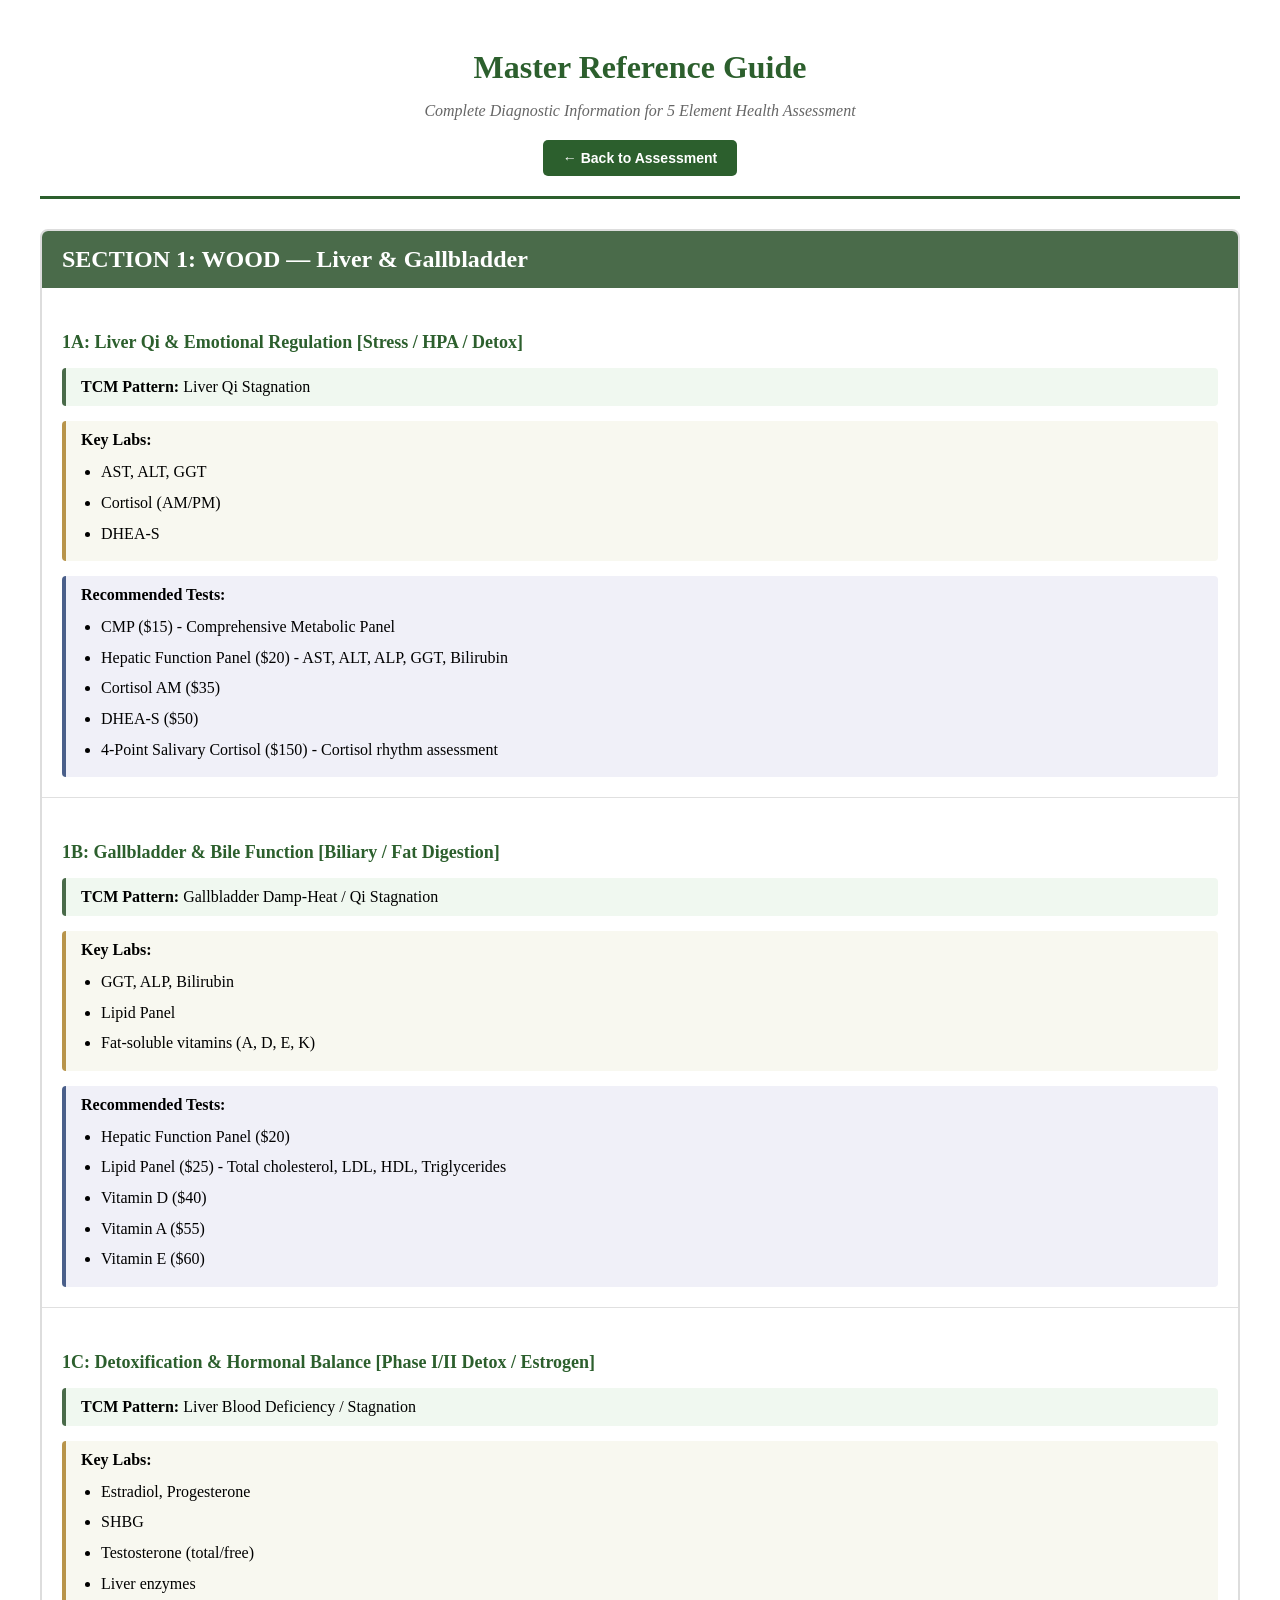
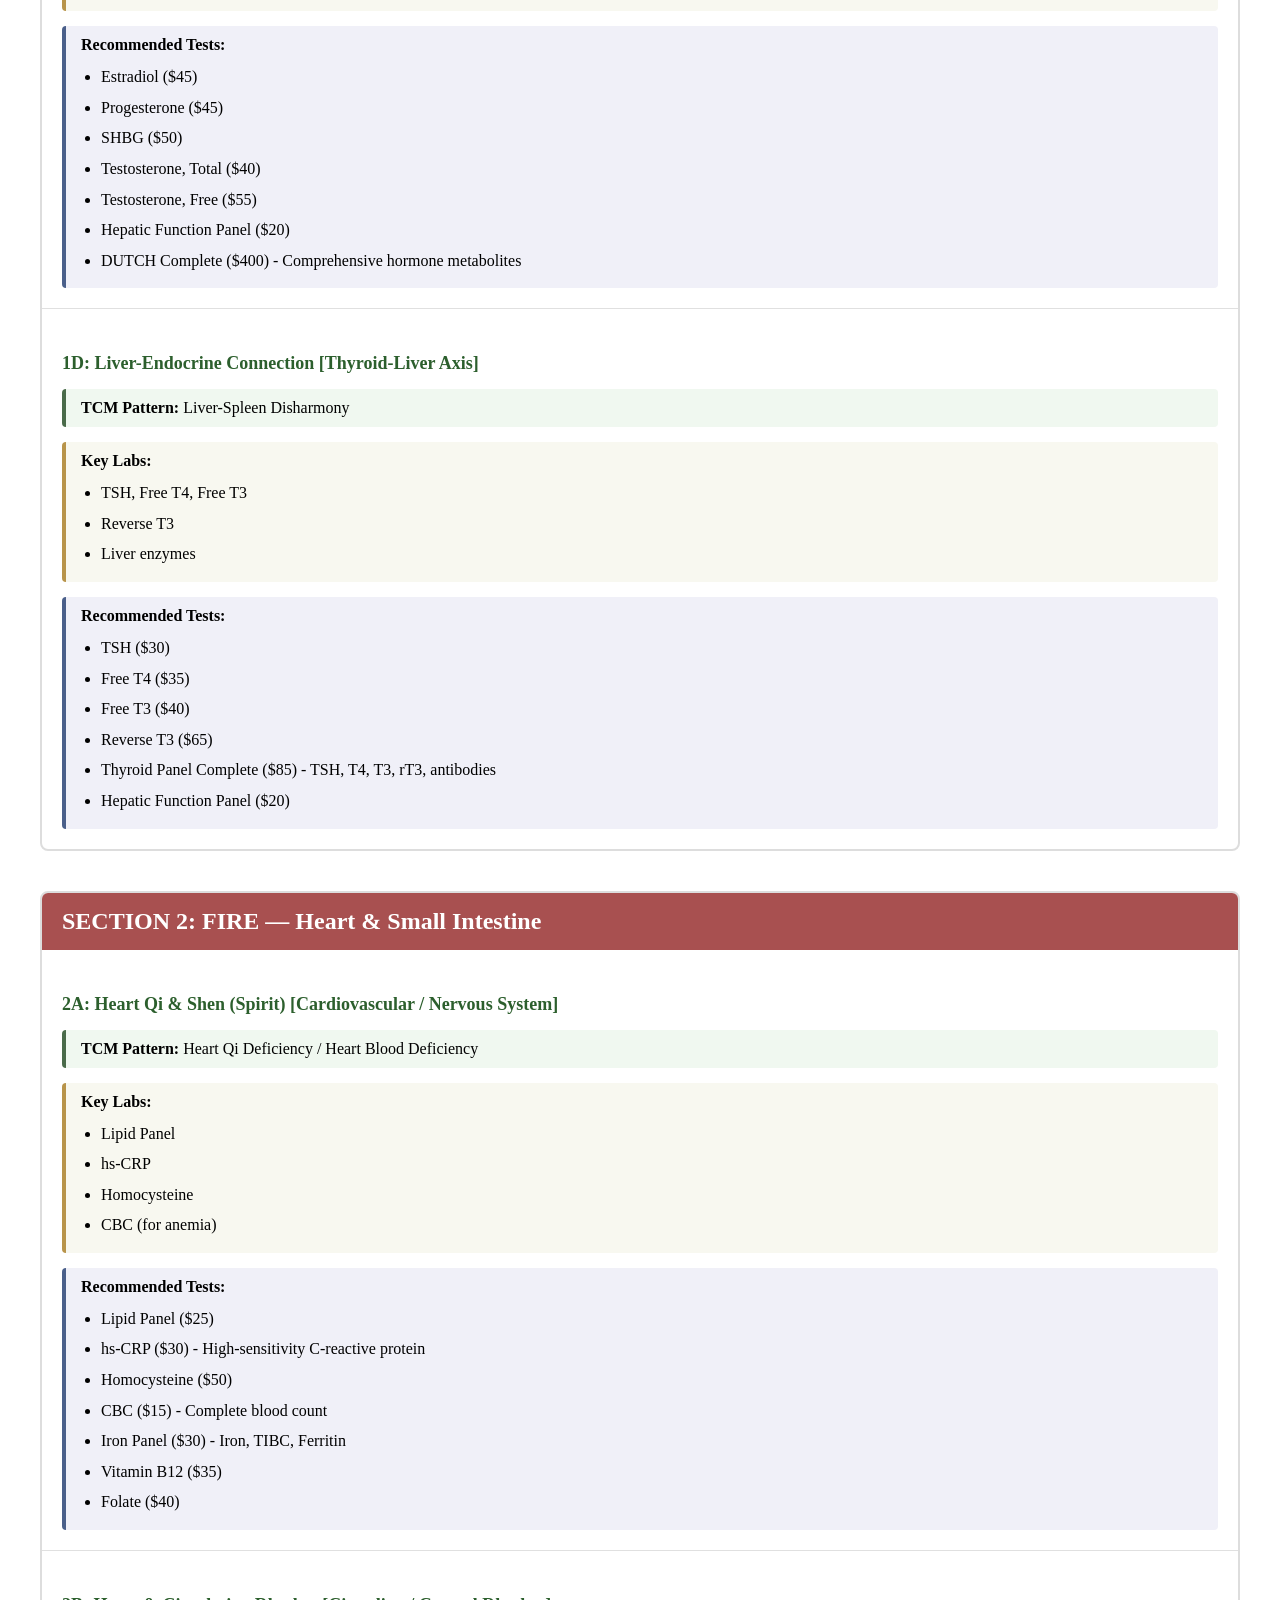
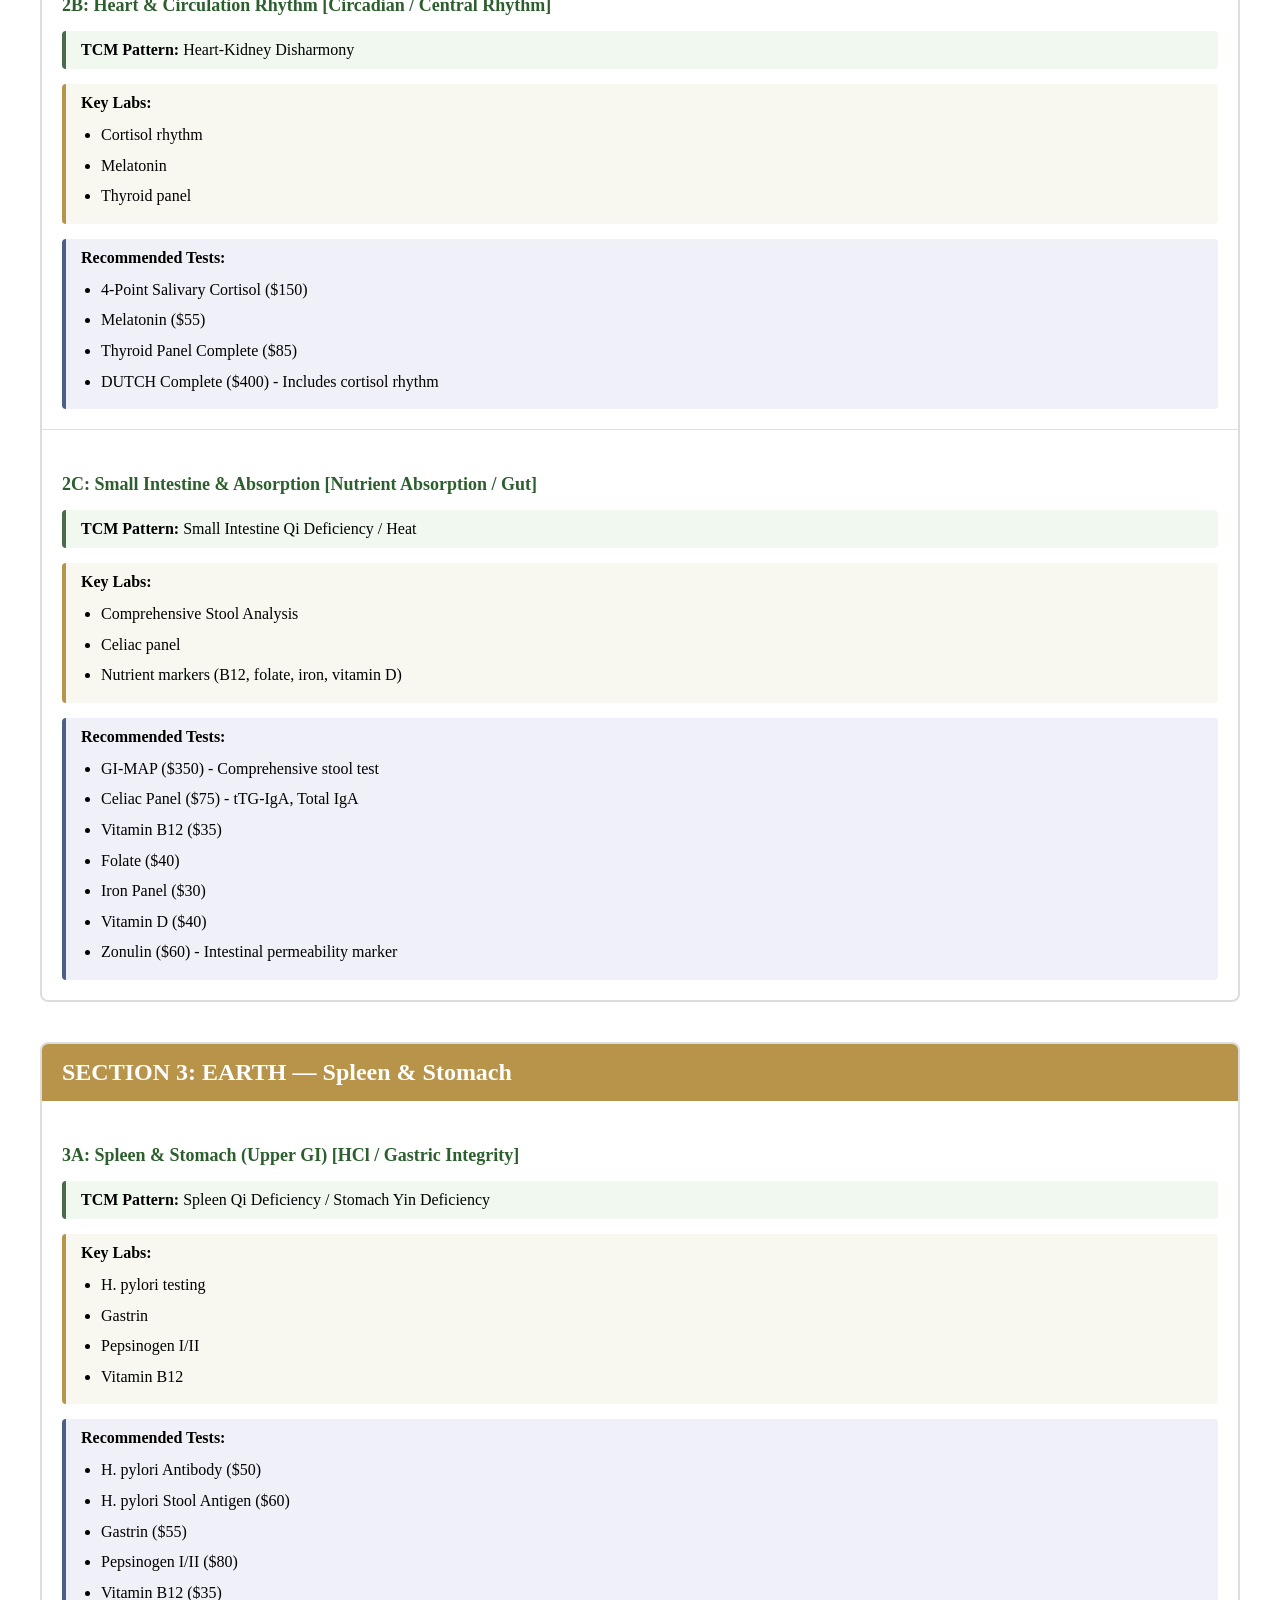
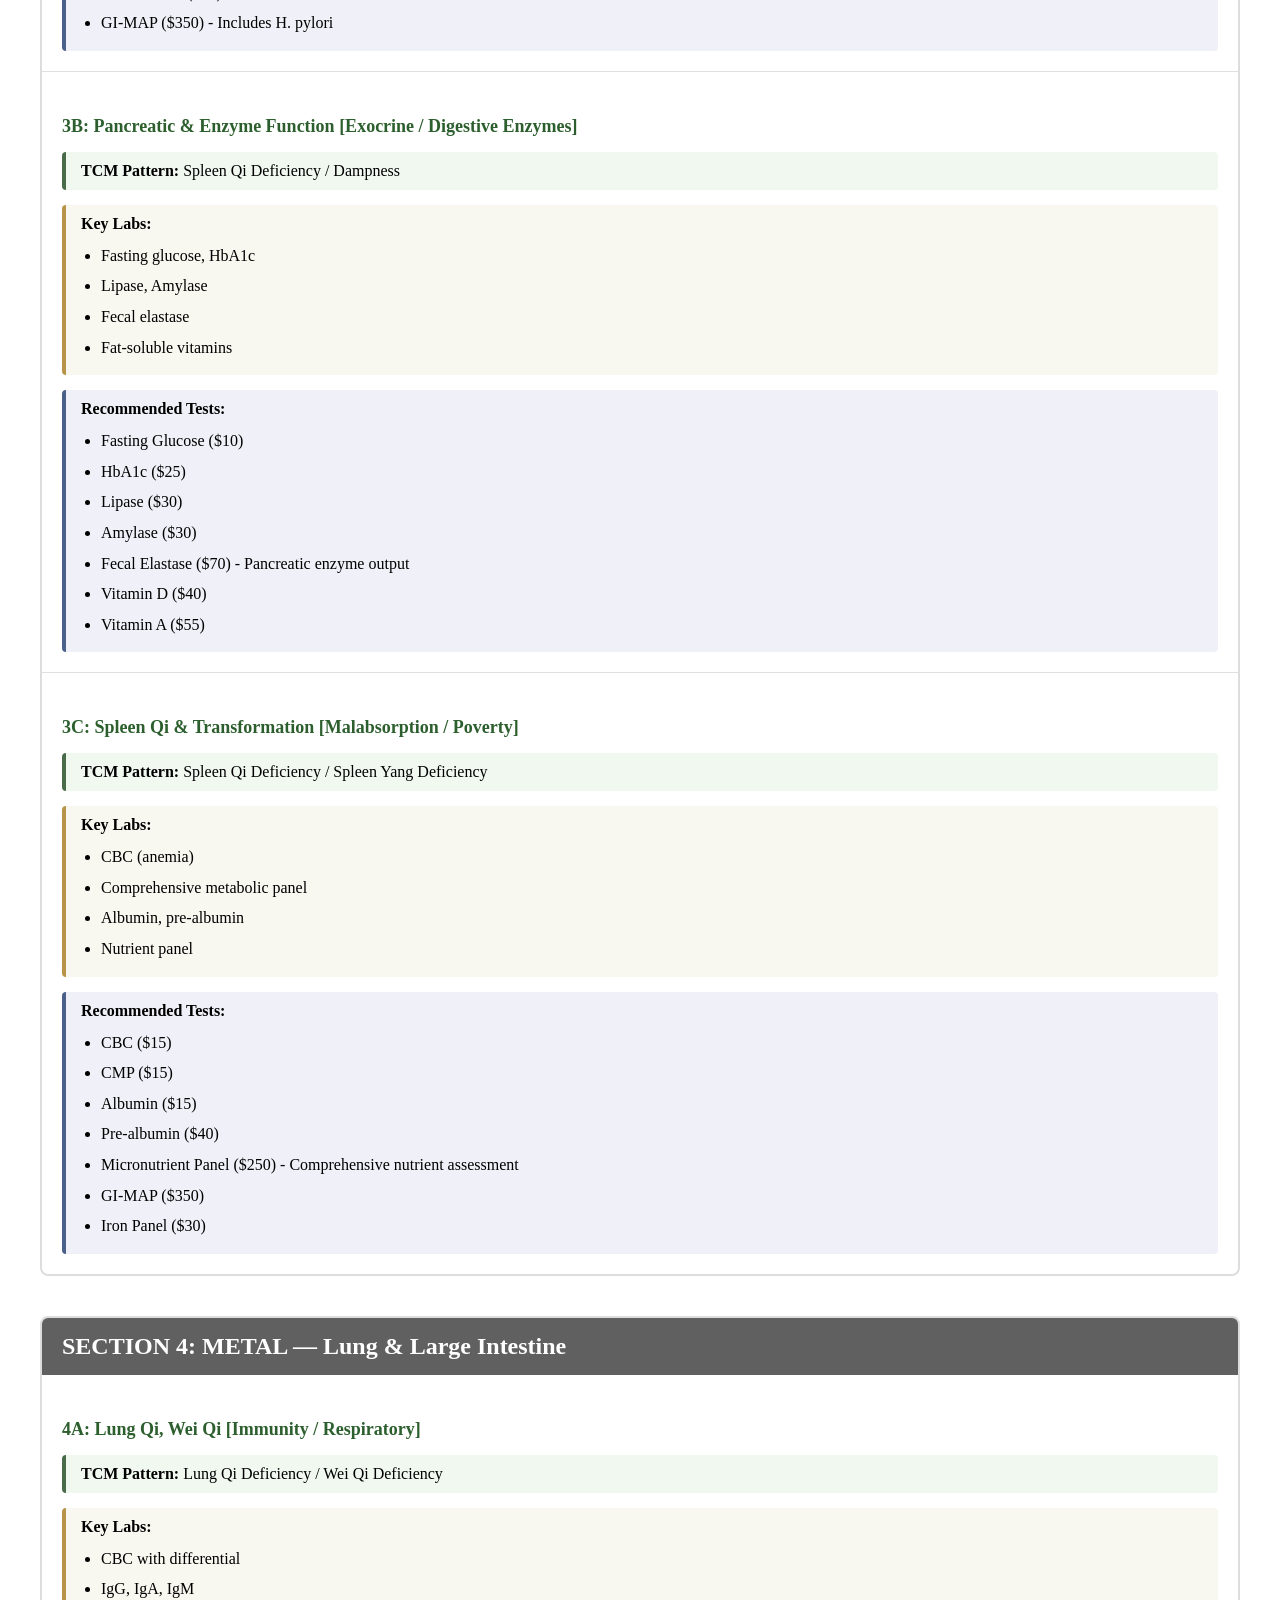
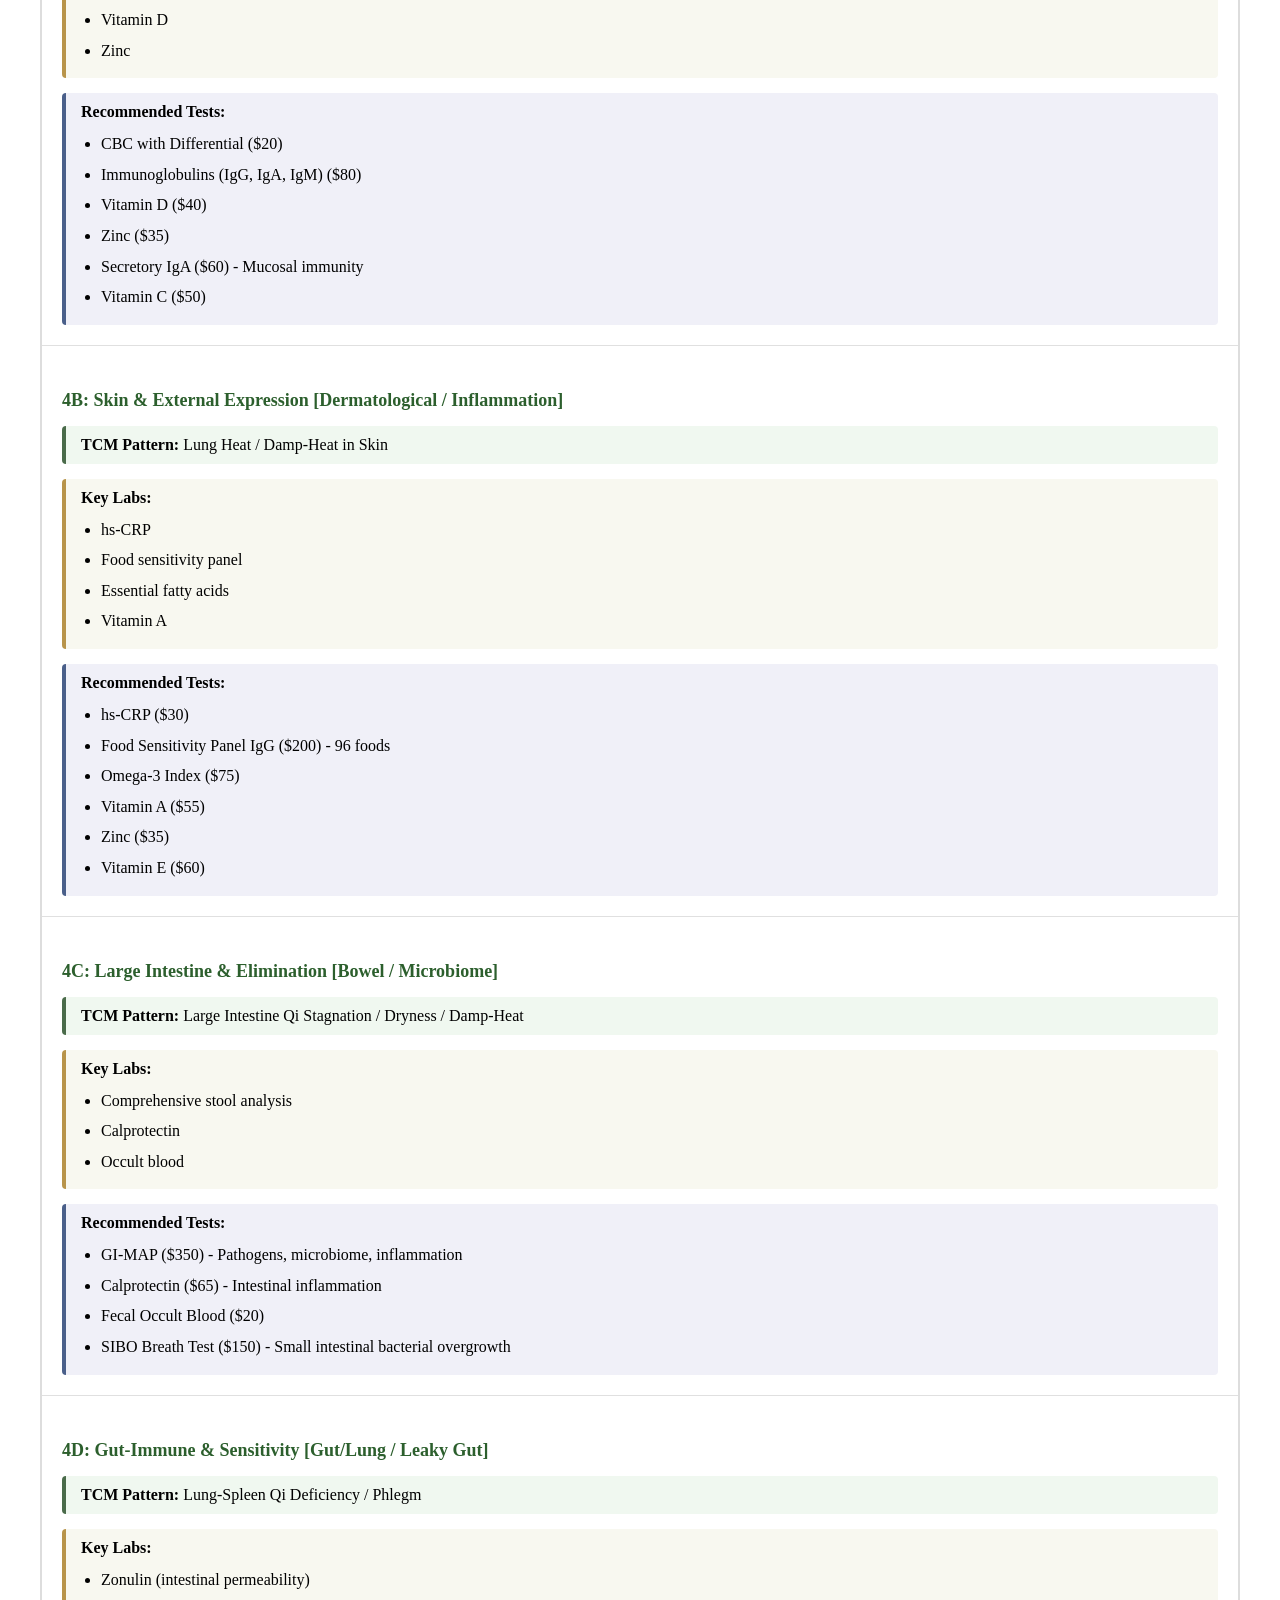
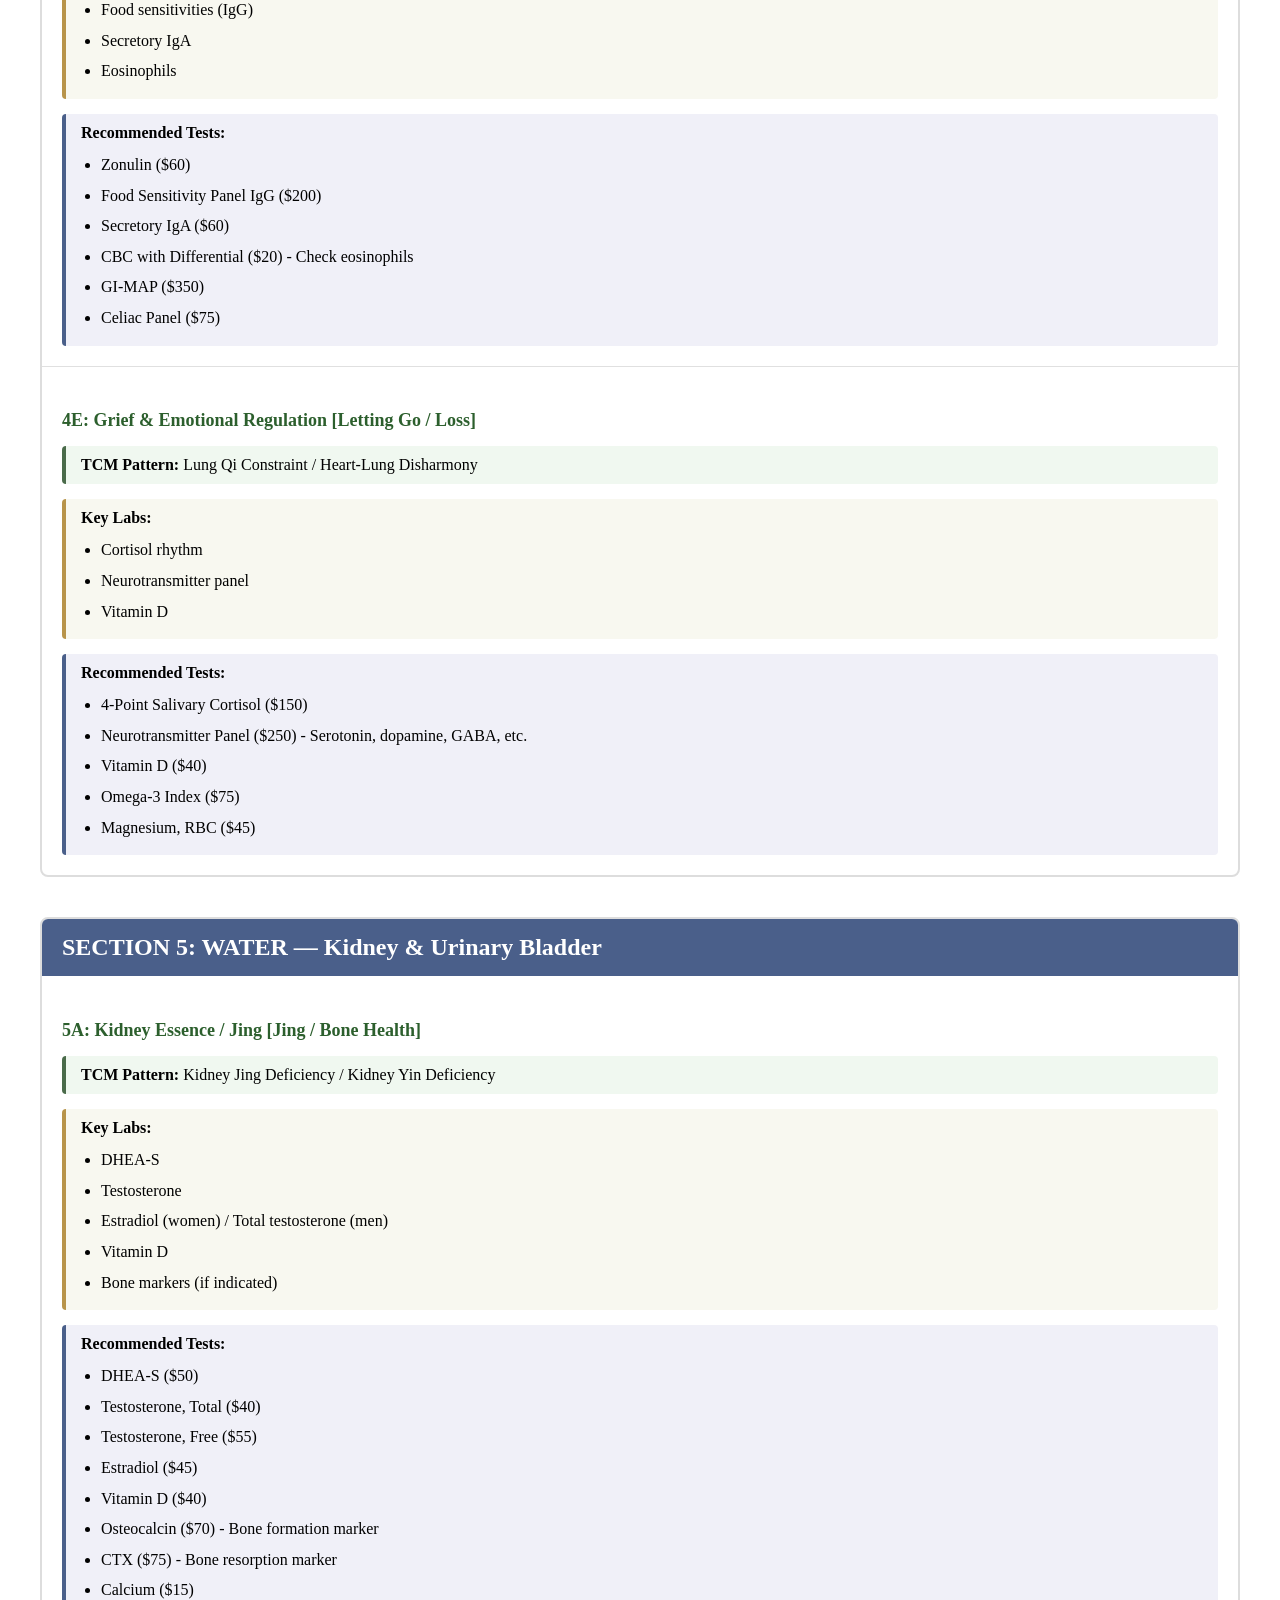
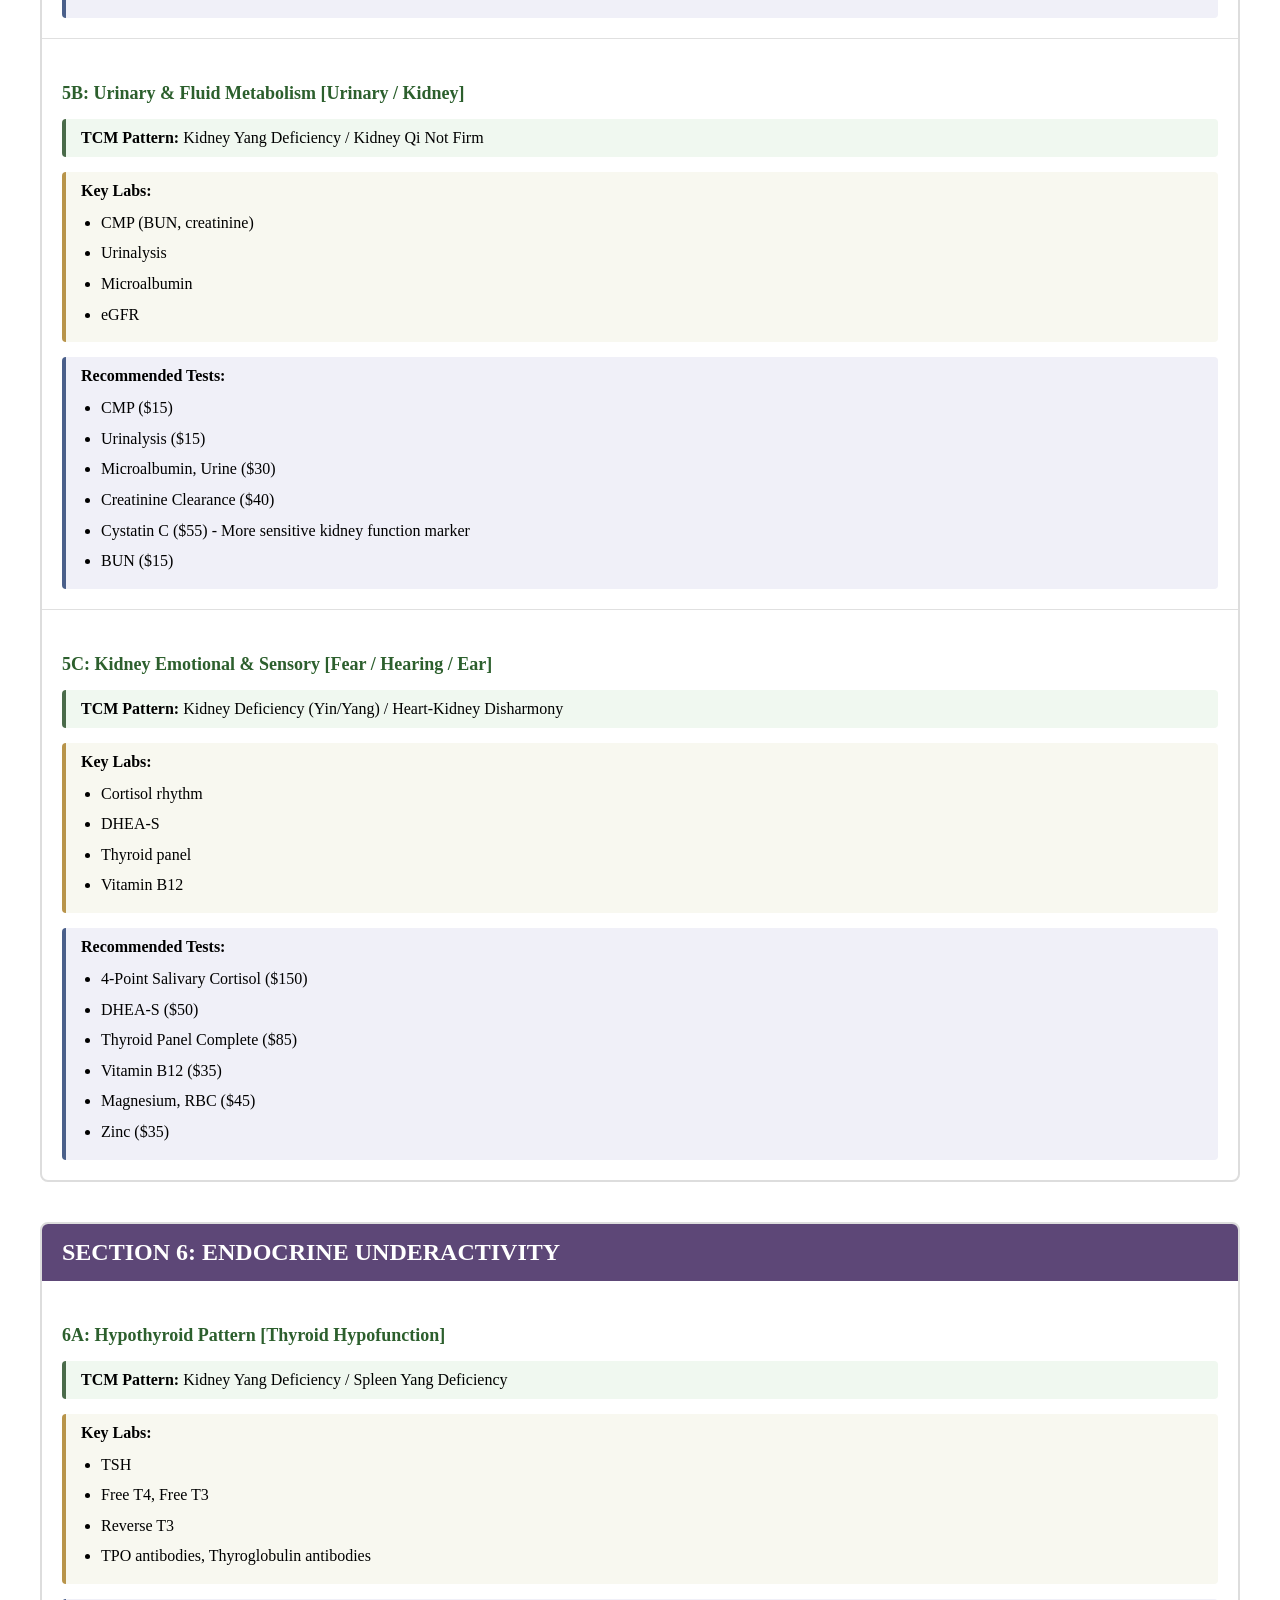
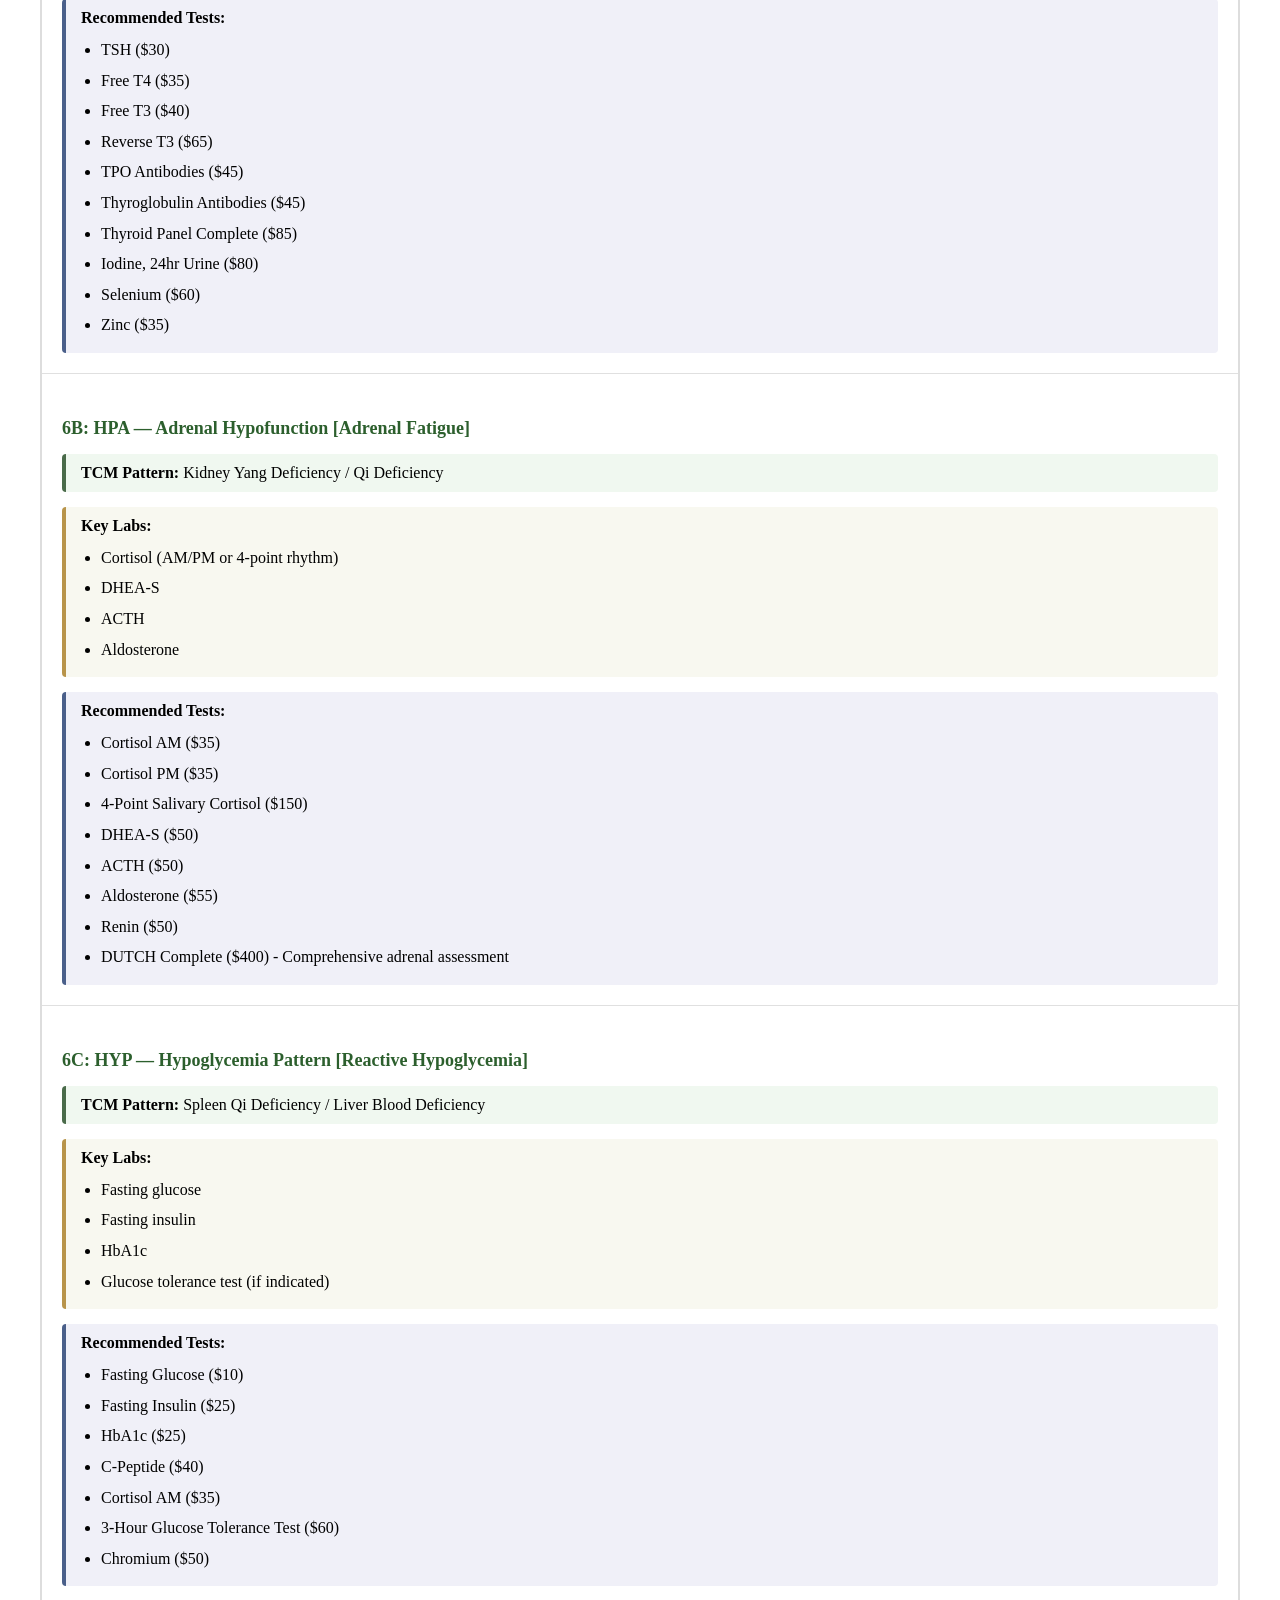
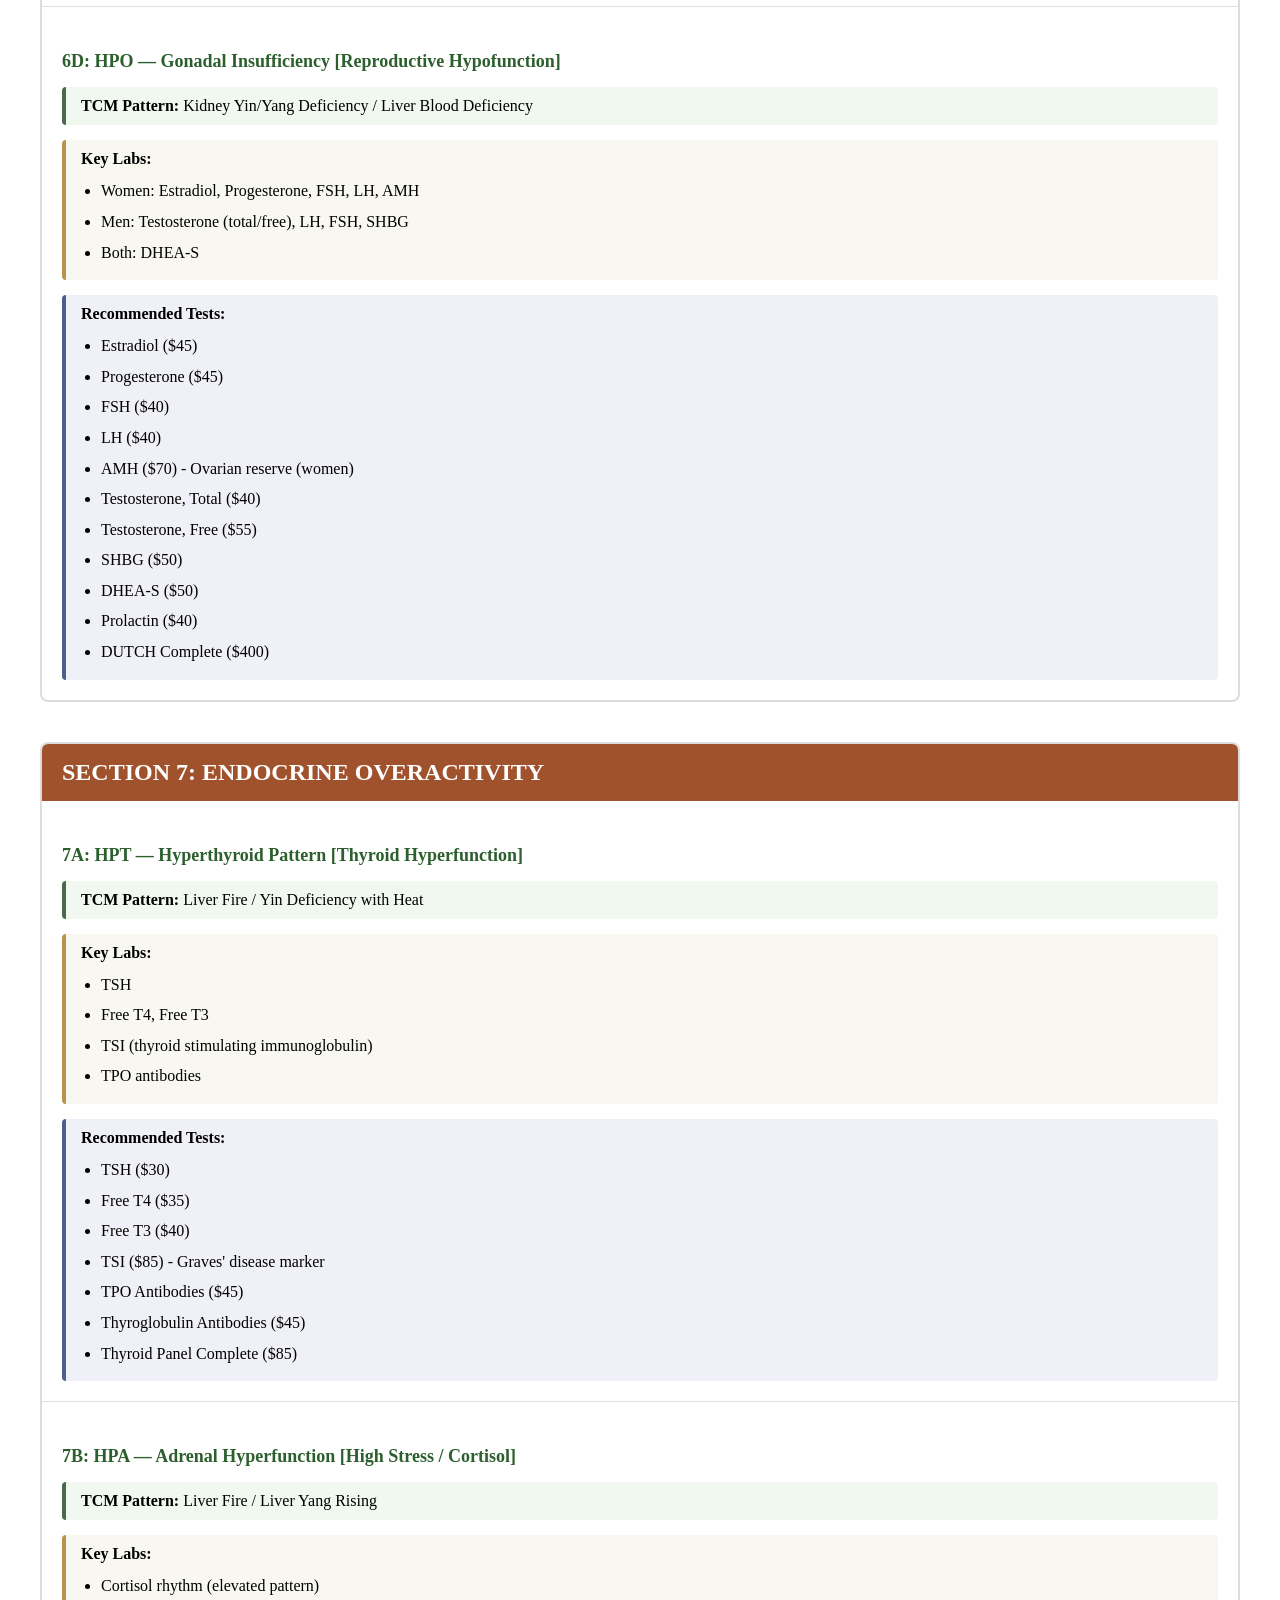
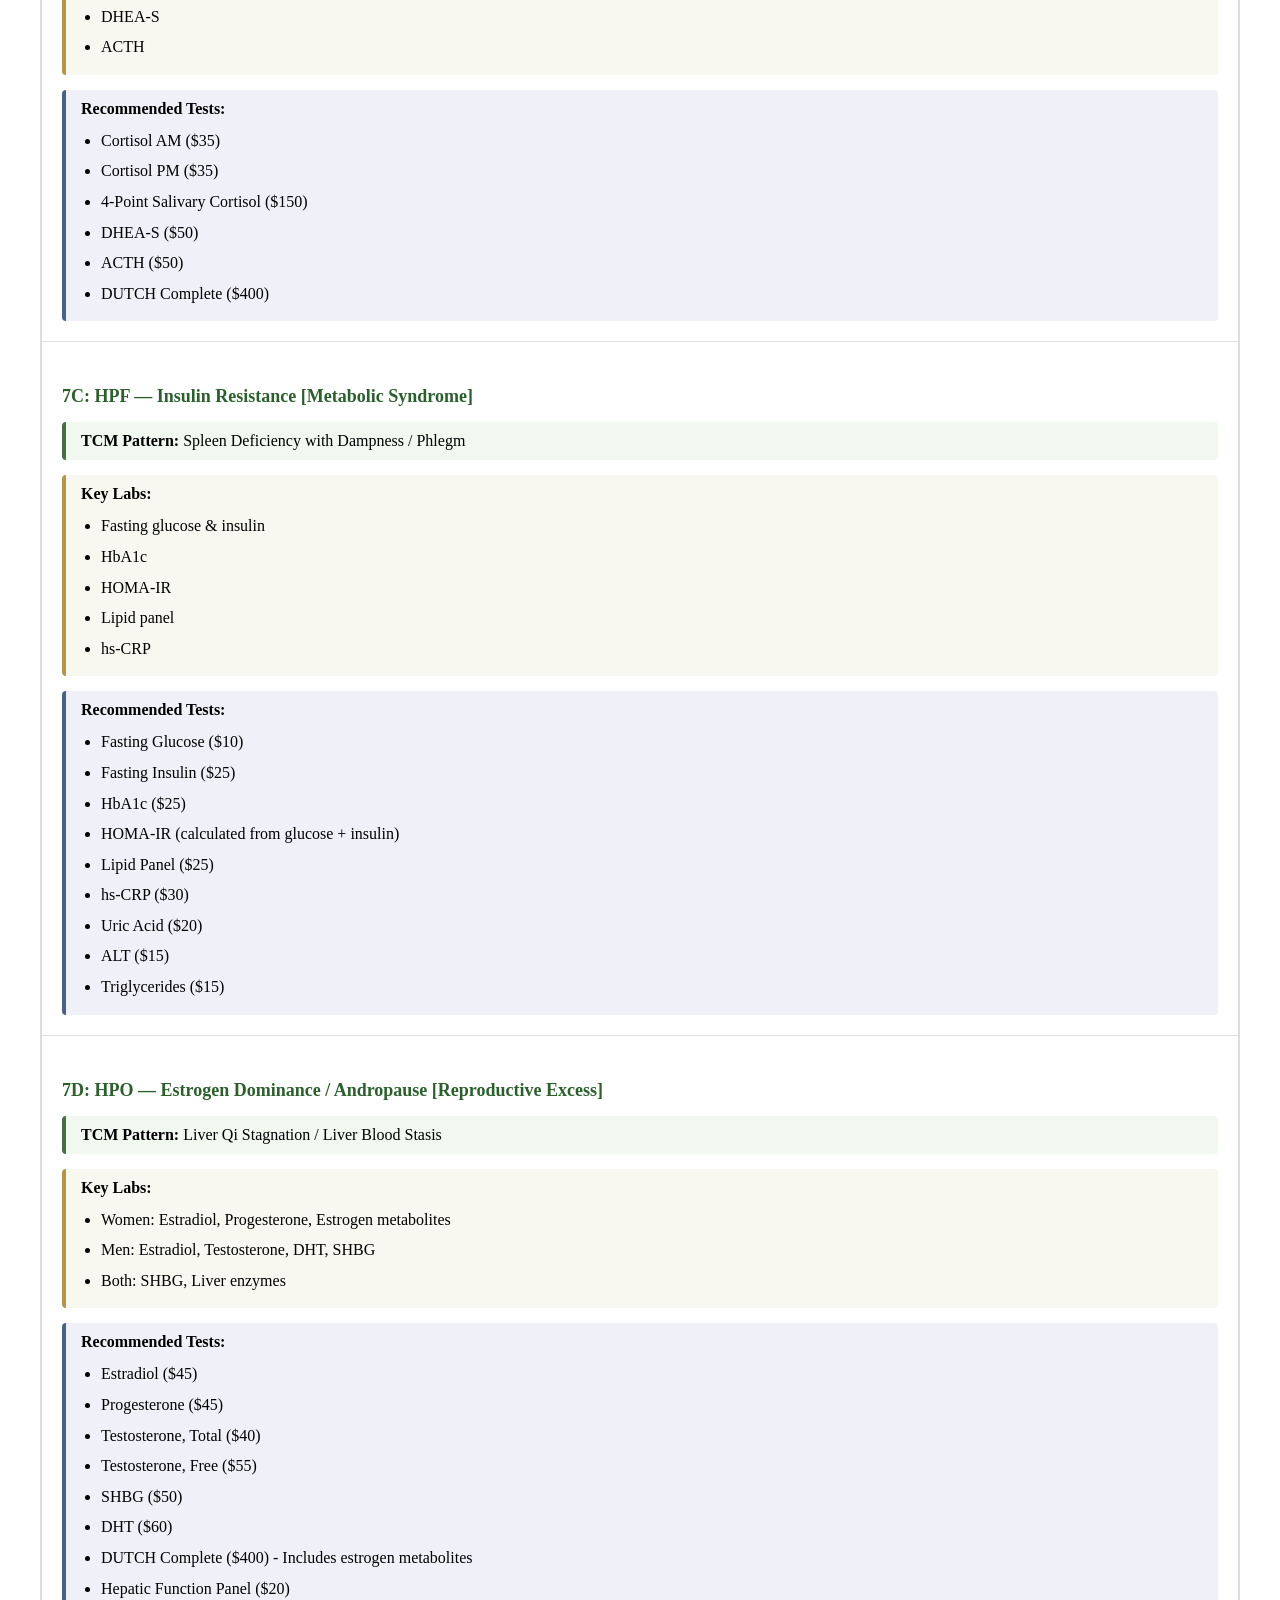
<file: reference-guide.html>
<!DOCTYPE html>
<html lang="en">
<head>
    <meta charset="UTF-8">
    <meta name="viewport" content="width=device-width, initial-scale=1.0">
    <title>Master Reference Guide - 5 Element Assessment</title>
    <link rel="stylesheet" href="css/reference-guide.css">
</head>
<body>
    <div class="reference-guide-page">
        <div class="reference-header">
            <h1>Master Reference Guide</h1>
            <p class="reference-subtitle">Complete Diagnostic Information for 5 Element Health Assessment</p>
            <button class="back-button" onclick="window.location.href='index.html'">← Back to Assessment</button>
        </div>

        <!-- SECTION 1: WOOD -->
        <div class="reference-element">
            <h3 class="reference-element-title wood-ref">SECTION 1: WOOD — Liver & Gallbladder</h3>
            
            <!-- 1A -->
            <div class="reference-subsection">
                <h4>1A: Liver Qi & Emotional Regulation [Stress / HPA / Detox]</h4>
                <div class="reference-content">
                    <div class="tcm-pattern">
                        <strong>TCM Pattern:</strong> Liver Qi Stagnation
                    </div>
                    <div class="key-labs">
                        <strong>Key Labs:</strong>
                        <ul>
                            <li>AST, ALT, GGT</li>
                            <li>Cortisol (AM/PM)</li>
                            <li>DHEA-S</li>
                        </ul>
                    </div>
                    <div class="recommended-tests">
                        <strong>Recommended Tests:</strong>
                        <ul>
                            <li>CMP ($15) - Comprehensive Metabolic Panel</li>
                            <li>Hepatic Function Panel ($20) - AST, ALT, ALP, GGT, Bilirubin</li>
                            <li>Cortisol AM ($35)</li>
                            <li>DHEA-S ($50)</li>
                            <li>4-Point Salivary Cortisol ($150) - Cortisol rhythm assessment</li>
                        </ul>
                    </div>
                </div>
            </div>

            <!-- 1B -->
            <div class="reference-subsection">
                <h4>1B: Gallbladder & Bile Function [Biliary / Fat Digestion]</h4>
                <div class="reference-content">
                    <div class="tcm-pattern">
                        <strong>TCM Pattern:</strong> Gallbladder Damp-Heat / Qi Stagnation
                    </div>
                    <div class="key-labs">
                        <strong>Key Labs:</strong>
                        <ul>
                            <li>GGT, ALP, Bilirubin</li>
                            <li>Lipid Panel</li>
                            <li>Fat-soluble vitamins (A, D, E, K)</li>
                        </ul>
                    </div>
                    <div class="recommended-tests">
                        <strong>Recommended Tests:</strong>
                        <ul>
                            <li>Hepatic Function Panel ($20)</li>
                            <li>Lipid Panel ($25) - Total cholesterol, LDL, HDL, Triglycerides</li>
                            <li>Vitamin D ($40)</li>
                            <li>Vitamin A ($55)</li>
                            <li>Vitamin E ($60)</li>
                        </ul>
                    </div>
                </div>
            </div>

            <!-- 1C -->
            <div class="reference-subsection">
                <h4>1C: Detoxification & Hormonal Balance [Phase I/II Detox / Estrogen]</h4>
                <div class="reference-content">
                    <div class="tcm-pattern">
                        <strong>TCM Pattern:</strong> Liver Blood Deficiency / Stagnation
                    </div>
                    <div class="key-labs">
                        <strong>Key Labs:</strong>
                        <ul>
                            <li>Estradiol, Progesterone</li>
                            <li>SHBG</li>
                            <li>Testosterone (total/free)</li>
                            <li>Liver enzymes</li>
                        </ul>
                    </div>
                    <div class="recommended-tests">
                        <strong>Recommended Tests:</strong>
                        <ul>
                            <li>Estradiol ($45)</li>
                            <li>Progesterone ($45)</li>
                            <li>SHBG ($50)</li>
                            <li>Testosterone, Total ($40)</li>
                            <li>Testosterone, Free ($55)</li>
                            <li>Hepatic Function Panel ($20)</li>
                            <li>DUTCH Complete ($400) - Comprehensive hormone metabolites</li>
                        </ul>
                    </div>
                </div>
            </div>

            <!-- 1D -->
            <div class="reference-subsection">
                <h4>1D: Liver-Endocrine Connection [Thyroid-Liver Axis]</h4>
                <div class="reference-content">
                    <div class="tcm-pattern">
                        <strong>TCM Pattern:</strong> Liver-Spleen Disharmony
                    </div>
                    <div class="key-labs">
                        <strong>Key Labs:</strong>
                        <ul>
                            <li>TSH, Free T4, Free T3</li>
                            <li>Reverse T3</li>
                            <li>Liver enzymes</li>
                        </ul>
                    </div>
                    <div class="recommended-tests">
                        <strong>Recommended Tests:</strong>
                        <ul>
                            <li>TSH ($30)</li>
                            <li>Free T4 ($35)</li>
                            <li>Free T3 ($40)</li>
                            <li>Reverse T3 ($65)</li>
                            <li>Thyroid Panel Complete ($85) - TSH, T4, T3, rT3, antibodies</li>
                            <li>Hepatic Function Panel ($20)</li>
                        </ul>
                    </div>
                </div>
            </div>
        </div>

        <!-- SECTION 2: FIRE -->
        <div class="reference-element">
            <h3 class="reference-element-title fire-ref">SECTION 2: FIRE — Heart & Small Intestine</h3>
            
            <!-- 2A -->
            <div class="reference-subsection">
                <h4>2A: Heart Qi & Shen (Spirit) [Cardiovascular / Nervous System]</h4>
                <div class="reference-content">
                    <div class="tcm-pattern">
                        <strong>TCM Pattern:</strong> Heart Qi Deficiency / Heart Blood Deficiency
                    </div>
                    <div class="key-labs">
                        <strong>Key Labs:</strong>
                        <ul>
                            <li>Lipid Panel</li>
                            <li>hs-CRP</li>
                            <li>Homocysteine</li>
                            <li>CBC (for anemia)</li>
                        </ul>
                    </div>
                    <div class="recommended-tests">
                        <strong>Recommended Tests:</strong>
                        <ul>
                            <li>Lipid Panel ($25)</li>
                            <li>hs-CRP ($30) - High-sensitivity C-reactive protein</li>
                            <li>Homocysteine ($50)</li>
                            <li>CBC ($15) - Complete blood count</li>
                            <li>Iron Panel ($30) - Iron, TIBC, Ferritin</li>
                            <li>Vitamin B12 ($35)</li>
                            <li>Folate ($40)</li>
                        </ul>
                    </div>
                </div>
            </div>

            <!-- 2B -->
            <div class="reference-subsection">
                <h4>2B: Heart & Circulation Rhythm [Circadian / Central Rhythm]</h4>
                <div class="reference-content">
                    <div class="tcm-pattern">
                        <strong>TCM Pattern:</strong> Heart-Kidney Disharmony
                    </div>
                    <div class="key-labs">
                        <strong>Key Labs:</strong>
                        <ul>
                            <li>Cortisol rhythm</li>
                            <li>Melatonin</li>
                            <li>Thyroid panel</li>
                        </ul>
                    </div>
                    <div class="recommended-tests">
                        <strong>Recommended Tests:</strong>
                        <ul>
                            <li>4-Point Salivary Cortisol ($150)</li>
                            <li>Melatonin ($55)</li>
                            <li>Thyroid Panel Complete ($85)</li>
                            <li>DUTCH Complete ($400) - Includes cortisol rhythm</li>
                        </ul>
                    </div>
                </div>
            </div>

            <!-- 2C -->
            <div class="reference-subsection">
                <h4>2C: Small Intestine & Absorption [Nutrient Absorption / Gut]</h4>
                <div class="reference-content">
                    <div class="tcm-pattern">
                        <strong>TCM Pattern:</strong> Small Intestine Qi Deficiency / Heat
                    </div>
                    <div class="key-labs">
                        <strong>Key Labs:</strong>
                        <ul>
                            <li>Comprehensive Stool Analysis</li>
                            <li>Celiac panel</li>
                            <li>Nutrient markers (B12, folate, iron, vitamin D)</li>
                        </ul>
                    </div>
                    <div class="recommended-tests">
                        <strong>Recommended Tests:</strong>
                        <ul>
                            <li>GI-MAP ($350) - Comprehensive stool test</li>
                            <li>Celiac Panel ($75) - tTG-IgA, Total IgA</li>
                            <li>Vitamin B12 ($35)</li>
                            <li>Folate ($40)</li>
                            <li>Iron Panel ($30)</li>
                            <li>Vitamin D ($40)</li>
                            <li>Zonulin ($60) - Intestinal permeability marker</li>
                        </ul>
                    </div>
                </div>
            </div>
        </div>
                <!-- SECTION 3: EARTH -->
        <div class="reference-element">
            <h3 class="reference-element-title earth-ref">SECTION 3: EARTH — Spleen & Stomach</h3>
            
            <!-- 3A -->
            <div class="reference-subsection">
                <h4>3A: Spleen & Stomach (Upper GI) [HCl / Gastric Integrity]</h4>
                <div class="reference-content">
                    <div class="tcm-pattern">
                        <strong>TCM Pattern:</strong> Spleen Qi Deficiency / Stomach Yin Deficiency
                    </div>
                    <div class="key-labs">
                        <strong>Key Labs:</strong>
                        <ul>
                            <li>H. pylori testing</li>
                            <li>Gastrin</li>
                            <li>Pepsinogen I/II</li>
                            <li>Vitamin B12</li>
                        </ul>
                    </div>
                    <div class="recommended-tests">
                        <strong>Recommended Tests:</strong>
                        <ul>
                            <li>H. pylori Antibody ($50)</li>
                            <li>H. pylori Stool Antigen ($60)</li>
                            <li>Gastrin ($55)</li>
                            <li>Pepsinogen I/II ($80)</li>
                            <li>Vitamin B12 ($35)</li>
                            <li>GI-MAP ($350) - Includes H. pylori</li>
                        </ul>
                    </div>
                </div>
            </div>

            <!-- 3B -->
            <div class="reference-subsection">
                <h4>3B: Pancreatic & Enzyme Function [Exocrine / Digestive Enzymes]</h4>
                <div class="reference-content">
                    <div class="tcm-pattern">
                        <strong>TCM Pattern:</strong> Spleen Qi Deficiency / Dampness
                    </div>
                    <div class="key-labs">
                        <strong>Key Labs:</strong>
                        <ul>
                            <li>Fasting glucose, HbA1c</li>
                            <li>Lipase, Amylase</li>
                            <li>Fecal elastase</li>
                            <li>Fat-soluble vitamins</li>
                        </ul>
                    </div>
                    <div class="recommended-tests">
                        <strong>Recommended Tests:</strong>
                        <ul>
                            <li>Fasting Glucose ($10)</li>
                            <li>HbA1c ($25)</li>
                            <li>Lipase ($30)</li>
                            <li>Amylase ($30)</li>
                            <li>Fecal Elastase ($70) - Pancreatic enzyme output</li>
                            <li>Vitamin D ($40)</li>
                            <li>Vitamin A ($55)</li>
                        </ul>
                    </div>
                </div>
            </div>

            <!-- 3C -->
            <div class="reference-subsection">
                <h4>3C: Spleen Qi & Transformation [Malabsorption / Poverty]</h4>
                <div class="reference-content">
                    <div class="tcm-pattern">
                        <strong>TCM Pattern:</strong> Spleen Qi Deficiency / Spleen Yang Deficiency
                    </div>
                    <div class="key-labs">
                        <strong>Key Labs:</strong>
                        <ul>
                            <li>CBC (anemia)</li>
                            <li>Comprehensive metabolic panel</li>
                            <li>Albumin, pre-albumin</li>
                            <li>Nutrient panel</li>
                        </ul>
                    </div>
                    <div class="recommended-tests">
                        <strong>Recommended Tests:</strong>
                        <ul>
                            <li>CBC ($15)</li>
                            <li>CMP ($15)</li>
                            <li>Albumin ($15)</li>
                            <li>Pre-albumin ($40)</li>
                            <li>Micronutrient Panel ($250) - Comprehensive nutrient assessment</li>
                            <li>GI-MAP ($350)</li>
                            <li>Iron Panel ($30)</li>
                        </ul>
                    </div>
                </div>
            </div>
        </div>

        <!-- SECTION 4: METAL -->
        <div class="reference-element">
            <h3 class="reference-element-title metal-ref">SECTION 4: METAL — Lung & Large Intestine</h3>
            
            <!-- 4A -->
            <div class="reference-subsection">
                <h4>4A: Lung Qi, Wei Qi [Immunity / Respiratory]</h4>
                <div class="reference-content">
                    <div class="tcm-pattern">
                        <strong>TCM Pattern:</strong> Lung Qi Deficiency / Wei Qi Deficiency
                    </div>
                    <div class="key-labs">
                        <strong>Key Labs:</strong>
                        <ul>
                            <li>CBC with differential</li>
                            <li>IgG, IgA, IgM</li>
                            <li>Vitamin D</li>
                            <li>Zinc</li>
                        </ul>
                    </div>
                    <div class="recommended-tests">
                        <strong>Recommended Tests:</strong>
                        <ul>
                            <li>CBC with Differential ($20)</li>
                            <li>Immunoglobulins (IgG, IgA, IgM) ($80)</li>
                            <li>Vitamin D ($40)</li>
                            <li>Zinc ($35)</li>
                            <li>Secretory IgA ($60) - Mucosal immunity</li>
                            <li>Vitamin C ($50)</li>
                        </ul>
                    </div>
                </div>
            </div>

            <!-- 4B -->
            <div class="reference-subsection">
                <h4>4B: Skin & External Expression [Dermatological / Inflammation]</h4>
                <div class="reference-content">
                    <div class="tcm-pattern">
                        <strong>TCM Pattern:</strong> Lung Heat / Damp-Heat in Skin
                    </div>
                    <div class="key-labs">
                        <strong>Key Labs:</strong>
                        <ul>
                            <li>hs-CRP</li>
                            <li>Food sensitivity panel</li>
                            <li>Essential fatty acids</li>
                            <li>Vitamin A</li>
                        </ul>
                    </div>
                    <div class="recommended-tests">
                        <strong>Recommended Tests:</strong>
                        <ul>
                            <li>hs-CRP ($30)</li>
                            <li>Food Sensitivity Panel IgG ($200) - 96 foods</li>
                            <li>Omega-3 Index ($75)</li>
                            <li>Vitamin A ($55)</li>
                            <li>Zinc ($35)</li>
                            <li>Vitamin E ($60)</li>
                        </ul>
                    </div>
                </div>
            </div>

            <!-- 4C -->
            <div class="reference-subsection">
                <h4>4C: Large Intestine & Elimination [Bowel / Microbiome]</h4>
                <div class="reference-content">
                    <div class="tcm-pattern">
                        <strong>TCM Pattern:</strong> Large Intestine Qi Stagnation / Dryness / Damp-Heat
                    </div>
                    <div class="key-labs">
                        <strong>Key Labs:</strong>
                        <ul>
                            <li>Comprehensive stool analysis</li>
                            <li>Calprotectin</li>
                            <li>Occult blood</li>
                        </ul>
                    </div>
                    <div class="recommended-tests">
                        <strong>Recommended Tests:</strong>
                        <ul>
                            <li>GI-MAP ($350) - Pathogens, microbiome, inflammation</li>
                            <li>Calprotectin ($65) - Intestinal inflammation</li>
                            <li>Fecal Occult Blood ($20)</li>
                            <li>SIBO Breath Test ($150) - Small intestinal bacterial overgrowth</li>
                        </ul>
                    </div>
                </div>
            </div>

            <!-- 4D -->
            <div class="reference-subsection">
                <h4>4D: Gut-Immune & Sensitivity [Gut/Lung / Leaky Gut]</h4>
                <div class="reference-content">
                    <div class="tcm-pattern">
                        <strong>TCM Pattern:</strong> Lung-Spleen Qi Deficiency / Phlegm
                    </div>
                    <div class="key-labs">
                        <strong>Key Labs:</strong>
                        <ul>
                            <li>Zonulin (intestinal permeability)</li>
                            <li>Food sensitivities (IgG)</li>
                            <li>Secretory IgA</li>
                            <li>Eosinophils</li>
                        </ul>
                    </div>
                    <div class="recommended-tests">
                        <strong>Recommended Tests:</strong>
                        <ul>
                            <li>Zonulin ($60)</li>
                            <li>Food Sensitivity Panel IgG ($200)</li>
                            <li>Secretory IgA ($60)</li>
                            <li>CBC with Differential ($20) - Check eosinophils</li>
                            <li>GI-MAP ($350)</li>
                            <li>Celiac Panel ($75)</li>
                        </ul>
                    </div>
                </div>
            </div>

            <!-- 4E -->
            <div class="reference-subsection">
                <h4>4E: Grief & Emotional Regulation [Letting Go / Loss]</h4>
                <div class="reference-content">
                    <div class="tcm-pattern">
                        <strong>TCM Pattern:</strong> Lung Qi Constraint / Heart-Lung Disharmony
                    </div>
                    <div class="key-labs">
                        <strong>Key Labs:</strong>
                        <ul>
                            <li>Cortisol rhythm</li>
                            <li>Neurotransmitter panel</li>
                            <li>Vitamin D</li>
                        </ul>
                    </div>
                    <div class="recommended-tests">
                        <strong>Recommended Tests:</strong>
                        <ul>
                            <li>4-Point Salivary Cortisol ($150)</li>
                            <li>Neurotransmitter Panel ($250) - Serotonin, dopamine, GABA, etc.</li>
                            <li>Vitamin D ($40)</li>
                            <li>Omega-3 Index ($75)</li>
                            <li>Magnesium, RBC ($45)</li>
                        </ul>
                    </div>
                </div>
            </div>
        </div>

        <!-- SECTION 5: WATER -->
        <div class="reference-element">
            <h3 class="reference-element-title water-ref">SECTION 5: WATER — Kidney & Urinary Bladder</h3>
            
            <!-- 5A -->
            <div class="reference-subsection">
                <h4>5A: Kidney Essence / Jing [Jing / Bone Health]</h4>
                <div class="reference-content">
                    <div class="tcm-pattern">
                        <strong>TCM Pattern:</strong> Kidney Jing Deficiency / Kidney Yin Deficiency
                    </div>
                    <div class="key-labs">
                        <strong>Key Labs:</strong>
                        <ul>
                            <li>DHEA-S</li>
                            <li>Testosterone</li>
                            <li>Estradiol (women) / Total testosterone (men)</li>
                            <li>Vitamin D</li>
                            <li>Bone markers (if indicated)</li>
                        </ul>
                    </div>
                    <div class="recommended-tests">
                        <strong>Recommended Tests:</strong>
                        <ul>
                            <li>DHEA-S ($50)</li>
                            <li>Testosterone, Total ($40)</li>
                            <li>Testosterone, Free ($55)</li>
                            <li>Estradiol ($45)</li>
                            <li>Vitamin D ($40)</li>
                            <li>Osteocalcin ($70) - Bone formation marker</li>
                            <li>CTX ($75) - Bone resorption marker</li>
                            <li>Calcium ($15)</li>
                        </ul>
                    </div>
                </div>
            </div>

            <!-- 5B -->
            <div class="reference-subsection">
                <h4>5B: Urinary & Fluid Metabolism [Urinary / Kidney]</h4>
                <div class="reference-content">
                    <div class="tcm-pattern">
                        <strong>TCM Pattern:</strong> Kidney Yang Deficiency / Kidney Qi Not Firm
                    </div>
                    <div class="key-labs">
                        <strong>Key Labs:</strong>
                        <ul>
                            <li>CMP (BUN, creatinine)</li>
                            <li>Urinalysis</li>
                            <li>Microalbumin</li>
                            <li>eGFR</li>
                        </ul>
                    </div>
                    <div class="recommended-tests">
                        <strong>Recommended Tests:</strong>
                        <ul>
                            <li>CMP ($15)</li>
                            <li>Urinalysis ($15)</li>
                            <li>Microalbumin, Urine ($30)</li>
                            <li>Creatinine Clearance ($40)</li>
                            <li>Cystatin C ($55) - More sensitive kidney function marker</li>
                            <li>BUN ($15)</li>
                        </ul>
                    </div>
                </div>
            </div>

            <!-- 5C -->
            <div class="reference-subsection">
                <h4>5C: Kidney Emotional & Sensory [Fear / Hearing / Ear]</h4>
                <div class="reference-content">
                    <div class="tcm-pattern">
                        <strong>TCM Pattern:</strong> Kidney Deficiency (Yin/Yang) / Heart-Kidney Disharmony
                    </div>
                    <div class="key-labs">
                        <strong>Key Labs:</strong>
                        <ul>
                            <li>Cortisol rhythm</li>
                            <li>DHEA-S</li>
                            <li>Thyroid panel</li>
                            <li>Vitamin B12</li>
                        </ul>
                    </div>
                    <div class="recommended-tests">
                        <strong>Recommended Tests:</strong>
                        <ul>
                            <li>4-Point Salivary Cortisol ($150)</li>
                            <li>DHEA-S ($50)</li>
                            <li>Thyroid Panel Complete ($85)</li>
                            <li>Vitamin B12 ($35)</li>
                            <li>Magnesium, RBC ($45)</li>
                            <li>Zinc ($35)</li>
                        </ul>
                    </div>
                </div>
            </div>
        </div>
                <!-- SECTION 6: ENDOCRINE UNDERACTIVITY -->
        <div class="reference-element">
            <h3 class="reference-element-title endocrine-under-ref">SECTION 6: ENDOCRINE UNDERACTIVITY</h3>
            
            <!-- 6A -->
            <div class="reference-subsection">
                <h4>6A: Hypothyroid Pattern [Thyroid Hypofunction]</h4>
                <div class="reference-content">
                    <div class="tcm-pattern">
                        <strong>TCM Pattern:</strong> Kidney Yang Deficiency / Spleen Yang Deficiency
                    </div>
                    <div class="key-labs">
                        <strong>Key Labs:</strong>
                        <ul>
                            <li>TSH</li>
                            <li>Free T4, Free T3</li>
                            <li>Reverse T3</li>
                            <li>TPO antibodies, Thyroglobulin antibodies</li>
                        </ul>
                    </div>
                    <div class="recommended-tests">
                        <strong>Recommended Tests:</strong>
                        <ul>
                            <li>TSH ($30)</li>
                            <li>Free T4 ($35)</li>
                            <li>Free T3 ($40)</li>
                            <li>Reverse T3 ($65)</li>
                            <li>TPO Antibodies ($45)</li>
                            <li>Thyroglobulin Antibodies ($45)</li>
                            <li>Thyroid Panel Complete ($85)</li>
                            <li>Iodine, 24hr Urine ($80)</li>
                            <li>Selenium ($60)</li>
                            <li>Zinc ($35)</li>
                        </ul>
                    </div>
                </div>
            </div>

            <!-- 6B -->
            <div class="reference-subsection">
                <h4>6B: HPA — Adrenal Hypofunction [Adrenal Fatigue]</h4>
                <div class="reference-content">
                    <div class="tcm-pattern">
                        <strong>TCM Pattern:</strong> Kidney Yang Deficiency / Qi Deficiency
                    </div>
                    <div class="key-labs">
                        <strong>Key Labs:</strong>
                        <ul>
                            <li>Cortisol (AM/PM or 4-point rhythm)</li>
                            <li>DHEA-S</li>
                            <li>ACTH</li>
                            <li>Aldosterone</li>
                        </ul>
                    </div>
                    <div class="recommended-tests">
                        <strong>Recommended Tests:</strong>
                        <ul>
                            <li>Cortisol AM ($35)</li>
                            <li>Cortisol PM ($35)</li>
                            <li>4-Point Salivary Cortisol ($150)</li>
                            <li>DHEA-S ($50)</li>
                            <li>ACTH ($50)</li>
                            <li>Aldosterone ($55)</li>
                            <li>Renin ($50)</li>
                            <li>DUTCH Complete ($400) - Comprehensive adrenal assessment</li>
                        </ul>
                    </div>
                </div>
            </div>

            <!-- 6C -->
            <div class="reference-subsection">
                <h4>6C: HYP — Hypoglycemia Pattern [Reactive Hypoglycemia]</h4>
                <div class="reference-content">
                    <div class="tcm-pattern">
                        <strong>TCM Pattern:</strong> Spleen Qi Deficiency / Liver Blood Deficiency
                    </div>
                    <div class="key-labs">
                        <strong>Key Labs:</strong>
                        <ul>
                            <li>Fasting glucose</li>
                            <li>Fasting insulin</li>
                            <li>HbA1c</li>
                            <li>Glucose tolerance test (if indicated)</li>
                        </ul>
                    </div>
                    <div class="recommended-tests">
                        <strong>Recommended Tests:</strong>
                        <ul>
                            <li>Fasting Glucose ($10)</li>
                            <li>Fasting Insulin ($25)</li>
                            <li>HbA1c ($25)</li>
                            <li>C-Peptide ($40)</li>
                            <li>Cortisol AM ($35)</li>
                            <li>3-Hour Glucose Tolerance Test ($60)</li>
                            <li>Chromium ($50)</li>
                        </ul>
                    </div>
                </div>
            </div>

            <!-- 6D -->
            <div class="reference-subsection">
                <h4>6D: HPO — Gonadal Insufficiency [Reproductive Hypofunction]</h4>
                <div class="reference-content">
                    <div class="tcm-pattern">
                        <strong>TCM Pattern:</strong> Kidney Yin/Yang Deficiency / Liver Blood Deficiency
                    </div>
                    <div class="key-labs">
                        <strong>Key Labs:</strong>
                        <ul>
                            <li>Women: Estradiol, Progesterone, FSH, LH, AMH</li>
                            <li>Men: Testosterone (total/free), LH, FSH, SHBG</li>
                            <li>Both: DHEA-S</li>
                        </ul>
                    </div>
                    <div class="recommended-tests">
                        <strong>Recommended Tests:</strong>
                        <ul>
                            <li>Estradiol ($45)</li>
                            <li>Progesterone ($45)</li>
                            <li>FSH ($40)</li>
                            <li>LH ($40)</li>
                            <li>AMH ($70) - Ovarian reserve (women)</li>
                            <li>Testosterone, Total ($40)</li>
                            <li>Testosterone, Free ($55)</li>
                            <li>SHBG ($50)</li>
                            <li>DHEA-S ($50)</li>
                            <li>Prolactin ($40)</li>
                            <li>DUTCH Complete ($400)</li>
                        </ul>
                    </div>
                </div>
            </div>
        </div>

        <!-- SECTION 7: ENDOCRINE OVERACTIVITY -->
        <div class="reference-element">
            <h3 class="reference-element-title endocrine-over-ref">SECTION 7: ENDOCRINE OVERACTIVITY</h3>
            
            <!-- 7A -->
            <div class="reference-subsection">
                <h4>7A: HPT — Hyperthyroid Pattern [Thyroid Hyperfunction]</h4>
                <div class="reference-content">
                    <div class="tcm-pattern">
                        <strong>TCM Pattern:</strong> Liver Fire / Yin Deficiency with Heat
                    </div>
                    <div class="key-labs">
                        <strong>Key Labs:</strong>
                        <ul>
                            <li>TSH</li>
                            <li>Free T4, Free T3</li>
                            <li>TSI (thyroid stimulating immunoglobulin)</li>
                            <li>TPO antibodies</li>
                        </ul>
                    </div>
                    <div class="recommended-tests">
                        <strong>Recommended Tests:</strong>
                        <ul>
                            <li>TSH ($30)</li>
                            <li>Free T4 ($35)</li>
                            <li>Free T3 ($40)</li>
                            <li>TSI ($85) - Graves' disease marker</li>
                            <li>TPO Antibodies ($45)</li>
                            <li>Thyroglobulin Antibodies ($45)</li>
                            <li>Thyroid Panel Complete ($85)</li>
                        </ul>
                    </div>
                </div>
            </div>

            <!-- 7B -->
            <div class="reference-subsection">
                <h4>7B: HPA — Adrenal Hyperfunction [High Stress / Cortisol]</h4>
                <div class="reference-content">
                    <div class="tcm-pattern">
                        <strong>TCM Pattern:</strong> Liver Fire / Liver Yang Rising
                    </div>
                    <div class="key-labs">
                        <strong>Key Labs:</strong>
                        <ul>
                            <li>Cortisol rhythm (elevated pattern)</li>
                            <li>DHEA-S</li>
                            <li>ACTH</li>
                        </ul>
                    </div>
                    <div class="recommended-tests">
                        <strong>Recommended Tests:</strong>
                        <ul>
                            <li>Cortisol AM ($35)</li>
                            <li>Cortisol PM ($35)</li>
                            <li>4-Point Salivary Cortisol ($150)</li>
                            <li>DHEA-S ($50)</li>
                            <li>ACTH ($50)</li>
                            <li>DUTCH Complete ($400)</li>
                        </ul>
                    </div>
                </div>
            </div>

            <!-- 7C -->
            <div class="reference-subsection">
                <h4>7C: HPF — Insulin Resistance [Metabolic Syndrome]</h4>
                <div class="reference-content">
                    <div class="tcm-pattern">
                        <strong>TCM Pattern:</strong> Spleen Deficiency with Dampness / Phlegm
                    </div>
                    <div class="key-labs">
                        <strong>Key Labs:</strong>
                        <ul>
                            <li>Fasting glucose & insulin</li>
                            <li>HbA1c</li>
                            <li>HOMA-IR</li>
                            <li>Lipid panel</li>
                            <li>hs-CRP</li>
                        </ul>
                    </div>
                    <div class="recommended-tests">
                        <strong>Recommended Tests:</strong>
                        <ul>
                            <li>Fasting Glucose ($10)</li>
                            <li>Fasting Insulin ($25)</li>
                            <li>HbA1c ($25)</li>
                            <li>HOMA-IR (calculated from glucose + insulin)</li>
                            <li>Lipid Panel ($25)</li>
                            <li>hs-CRP ($30)</li>
                            <li>Uric Acid ($20)</li>
                            <li>ALT ($15)</li>
                            <li>Triglycerides ($15)</li>
                        </ul>
                    </div>
                </div>
            </div>

            <!-- 7D -->
            <div class="reference-subsection">
                <h4>7D: HPO — Estrogen Dominance / Andropause [Reproductive Excess]</h4>
                <div class="reference-content">
                    <div class="tcm-pattern">
                        <strong>TCM Pattern:</strong> Liver Qi Stagnation / Liver Blood Stasis
                    </div>
                    <div class="key-labs">
                        <strong>Key Labs:</strong>
                        <ul>
                            <li>Women: Estradiol, Progesterone, Estrogen metabolites</li>
                            <li>Men: Estradiol, Testosterone, DHT, SHBG</li>
                            <li>Both: SHBG, Liver enzymes</li>
                        </ul>
                    </div>
                    <div class="recommended-tests">
                        <strong>Recommended Tests:</strong>
                        <ul>
                            <li>Estradiol ($45)</li>
                            <li>Progesterone ($45)</li>
                            <li>Testosterone, Total ($40)</li>
                            <li>Testosterone, Free ($55)</li>
                            <li>SHBG ($50)</li>
                            <li>DHT ($60)</li>
                            <li>DUTCH Complete ($400) - Includes estrogen metabolites</li>
                            <li>Hepatic Function Panel ($20)</li>
                        </ul>
                    </div>
                </div>
            </div>
        </div>

        <!-- CLINICAL PATTERN COMBINATIONS -->
        <div class="reference-patterns">
            <h3>Common Clinical Pattern Combinations</h3>
            
            <div class="pattern-combo">
                <h4>Metabolic Syndrome Pattern</h4>
                <p><strong>Subsections:</strong> 3B (Pancreatic), 7C (Insulin Resistance), 1C (Liver Detox)</p>
                <p><strong>TCM Pattern:</strong> Spleen Qi Deficiency with Dampness, Liver Qi Stagnation</p>
                <p><strong>Key Tests:</strong> Fasting Glucose/Insulin, HbA1c, Lipid Panel, hs-CRP, Liver Enzymes, Uric Acid</p>
                <p><strong>Estimated Cost:</strong> $120-150</p>
            </div>

            <div class="pattern-combo">
                <h4>Thyroid-Adrenal Pattern</h4>
                <p><strong>Subsections:</strong> 6A (Hypothyroid), 6B (Adrenal Hypo), 1D (Liver-Thyroid)</p>
                <p><strong>TCM Pattern:</strong> Kidney Yang Deficiency, Spleen Yang Deficiency</p>
                <p><strong>Key Tests:</strong> Thyroid Panel Complete, 4-Point Cortisol, DHEA-S</p>
                <p><strong>Estimated Cost:</strong> $265</p>
            </div>

            <div class="pattern-combo">
                <h4>Gut-Immune Pattern</h4>
                <p><strong>Subsections:</strong> 4D (Gut-Immune), 4C (Large Intestine), 2C (Small Intestine)</p>
                <p><strong>TCM Pattern:</strong> Spleen Qi Deficiency, Lung-Spleen Disharmony</p>
                <p><strong>Key Tests:</strong> GI-MAP, Food Sensitivity Panel, Zonulin, Secretory IgA</p>
                <p><strong>Estimated Cost:</strong> $620</p>
            </div>

            <div class="pattern-combo">
                <h4>Hormonal Imbalance Pattern (Women)</h4>
                <p><strong>Subsections:</strong> 7D (Estrogen Dominance), 1C (Liver Detox), 6D (Gonadal Insufficiency)</p>
                <p><strong>TCM Pattern:</strong> Liver Qi Stagnation, Kidney Deficiency, Liver Blood Deficiency</p>
                <p><strong>Key Tests:</strong> DUTCH Complete, Thyroid Panel, Liver Enzymes</p>
                <p><strong>Estimated Cost:</strong> $505</p>
            </div>

            <div class="pattern-combo">
                <h4>Cardiovascular Risk Pattern</h4>
                <p><strong>Subsections:</strong> 2A (Heart Qi), 7C (Insulin Resistance), 1B (Bile Function)</p>
                <p><strong>TCM Pattern:</strong> Heart Qi Deficiency, Spleen Dampness, Phlegm</p>
                <p><strong>Key Tests:</strong> Lipid Panel, hs-CRP, Homocysteine, Fasting Glucose/Insulin, HbA1c</p>
                <p><strong>Estimated Cost:</strong> $150</p>
            </div>

            <div class="pattern-combo">
                <h4>Digestive Dysfunction Pattern</h4>
                <p><strong>Subsections:</strong> 3A (Upper GI), 3B (Pancreatic), 4C (Large Intestine)</p>
                <p><strong>TCM Pattern:</strong> Spleen Qi Deficiency, Stomach Deficiency</p>
                <p><strong>Key Tests:</strong> GI-MAP, H. pylori, Fecal Elastase, Calprotectin</p>
                <p><strong>Estimated Cost:</strong> $485</p>
            </div>

            <div class="pattern-combo">
                <h4>Chronic Fatigue Pattern</h4>
                <p><strong>Subsections:</strong> 6B (Adrenal Hypo), 6A (Hypothyroid), 5A (Kidney Jing), 3C (Malabsorption)</p>
                <p><strong>TCM Pattern:</strong> Kidney Yang Deficiency, Spleen Qi Deficiency, Qi & Blood Deficiency</p>
                <p><strong>Key Tests:</strong> Thyroid Panel Complete, 4-Point Cortisol, DHEA-S, CBC, Micronutrient Panel</p>
                <p><strong>Estimated Cost:</strong> $550</p>
            </div>

            <div class="pattern-combo">
                <h4>Autoimmune Pattern</h4>
                <p><strong>Subsections:</strong> 4D (Gut-Immune), 6A (Hypothyroid), 1C (Liver Detox)</p>
                <p><strong>TCM Pattern:</strong> Spleen Qi Deficiency, Liver Blood Deficiency, Kidney Deficiency</p>
                <p><strong>Key Tests:</strong> Thyroid Antibodies, ANA, hs-CRP, GI-MAP, Zonulin, Vitamin D</p>
                <p><strong>Estimated Cost:</strong> $600</p>
            </div>

            <div class="pattern-combo">
                <h4>Anxiety & Stress Pattern</h4>
                <p><strong>Subsections:</strong> 1A (Liver Qi), 7B (Adrenal Hyper), 2A (Heart Qi)</p>
                <p><strong>TCM Pattern:</strong> Liver Qi Stagnation, Heart-Liver Disharmony</p>
                <p><strong>Key Tests:</strong> 4-Point Cortisol, Neurotransmitter Panel, Magnesium RBC, Vitamin D</p>
                <p><strong>Estimated Cost:</strong> $490</p>
            </div>

            <div class="pattern-combo">
                <h4>Male Hormonal Decline Pattern</h4>
                <p><strong>Subsections:</strong> 6D (Gonadal Insufficiency), 5A (Kidney Jing), 7D (Estrogen Dominance)</p>
                <p><strong>TCM Pattern:</strong> Kidney Yang Deficiency, Kidney Jing Deficiency</p>
                <p><strong>Key Tests:</strong> Testosterone (Total/Free), Estradiol, SHBG, DHT, PSA, DHEA-S</p>
                <p><strong>Estimated Cost:</strong> $295</p>
            </div>
        </div>

        <!-- ENDOCRINE SQUARE PATTERNS -->
        <div class="reference-endocrine-square">
            <h3>Endocrine Square Assessment Patterns</h3>
            <p class="square-intro">The Endocrine Square evaluates the relationship between thyroid, adrenal, blood sugar, and reproductive hormones to identify systemic endocrine dysfunction patterns.</p>

            <div class="square-pattern">
                <h4>Pattern 1: Pure Hypofunction (All Underactive)</h4>
                <p><strong>Subsections:</strong> 6A + 6B + 6C + 6D (all high scores)</p>
                <p><strong>TCM Pattern:</strong> Severe Kidney Yang Deficiency, Spleen Yang Deficiency, Qi & Blood Deficiency</p>
                <p><strong>Clinical Presentation:</strong> Profound fatigue, cold intolerance, weight gain, depression, low libido, poor concentration</p>
                <p><strong>Key Tests:</strong> Complete Thyroid Panel, DUTCH Complete, Fasting Glucose/Insulin, Full Hormone Panel (FSH, LH, Estradiol, Progesterone, Testosterone)</p>
                <p><strong>Estimated Cost:</strong> $700+</p>
            </div>

            <div class="square-pattern">
                <h4>Pattern 2: Pure Hyperfunction (All Overactive)</h4>
                <p><strong>Subsections:</strong> 7A + 7B + 7C + 7D (all high scores)</p>
                <p><strong>TCM Pattern:</strong> Liver Fire, Yin Deficiency with Heat, Dampness-Heat</p>
                <p><strong>Clinical Presentation:</strong> Anxiety, insomnia, heat intolerance, weight gain (central), high blood pressure, mood swings</p>
                <p><strong>Key Tests:</strong> Thyroid Panel + TSI, 4-Point Cortisol, Fasting Glucose/Insulin/HbA1c, DUTCH Complete, Lipid Panel</p>
                <p><strong>Estimated Cost:</strong> $700+</p>
            </div>

            <div class="square-pattern">
                <h4>Pattern 3: Thyroid-Adrenal Axis (6A + 6B high)</h4>
                <p><strong>Focus:</strong> HPA-Thyroid dysfunction, often with reverse T3 elevation</p>
                <p><strong>TCM Pattern:</strong> Kidney Yang Deficiency</p>
                <p><strong>Clinical Presentation:</strong> Fatigue worse in morning, low stamina, difficulty losing weight, brain fog</p>
                <p><strong>Key Tests:</strong> Thyroid Panel Complete (including rT3), 4-Point Cortisol, DHEA-S</p>
                <p><strong>Estimated Cost:</strong> $265</p>
            </div>

            <div class="square-pattern">
                <h4>Pattern 4: Metabolic-Reproductive Axis (6C + 6D or 7C + 7D high)</h4>
                <p><strong>Focus:</strong> Blood sugar-hormone connection (PCOS, metabolic syndrome)</p>
                <p><strong>TCM Pattern:</strong> Spleen-Kidney Disharmony, Liver Qi Stagnation</p>
                <p><strong>Clinical Presentation:</strong> Irregular cycles, weight gain, sugar cravings, mood swings</p>
                <p><strong>Key Tests:</strong> Fasting Glucose/Insulin, HbA1c, Full Sex Hormone Panel, SHBG, Lipid Panel</p>
                <p><strong>Estimated Cost:</strong> $285</p>
            </div>

            <div class="square-pattern">
                <h4>Pattern 5: Mixed Hypo/Hyper (Adrenal Burnout Pattern)</h4>
                <p><strong>Example:</strong> 7B high (stress phase) → 6B high (exhaustion phase)</p>
                <p><strong>TCM Pattern:</strong> Transition from Excess to Deficiency, Kidney Essence depletion</p>
                <p><strong>Clinical Presentation:</strong> "Wired but tired," initial high cortisol → eventual low cortisol, chronic stress</p>
                <p><strong>Key Tests:</strong> DUTCH Complete (shows cortisol metabolites and DHEA), 4-Point Cortisol</p>
                <p><strong>Estimated Cost:</strong> $400</p>
            </div>

            <div class="square-pattern">
                <h4>Pattern 6: Thyroid Resistance Pattern (6A + 7A both elevated)</h4>
                <p><strong>Focus:</strong> Normal or high thyroid hormones with hypothyroid symptoms</p>
                <p><strong>TCM Pattern:</strong> Qi Stagnation with underlying Deficiency</p>
                <p><strong>Clinical Presentation:</strong> Hypothyroid symptoms despite normal/high T4/T3, often with elevated rT3</p>
                <p><strong>Key Tests:</strong> Full Thyroid Panel including Reverse T3, TPO/Tg Antibodies, Cortisol, Selenium, Zinc</p>
                <p><strong>Estimated Cost:</strong> $250</p>
            </div>

            <div class="square-pattern">
                <h4>Pattern 7: Insulin-Inflammation-Hormonal Pattern (7C + 7D + 1C)</h4>
                <p><strong>Focus:</strong> PCOS, Metabolic Syndrome with hormonal dysfunction</p>
                <p><strong>TCM Pattern:</strong> Spleen Deficiency with Dampness, Liver Qi Stagnation, Kidney Deficiency</p>
                <p><strong>Clinical Presentation:</strong> Insulin resistance, estrogen dominance, irregular cycles, acne, hirsutism</p>
                <p><strong>Key Tests:</strong> Fasting Glucose/Insulin, HbA1c, DUTCH Complete, Lipid Panel, hs-CRP, Liver Enzymes</p>
                <p><strong>Estimated Cost:</strong> $520</p>
            </div>

            <div class="square-pattern">
                <h4>Pattern 8: Thyroid-Metabolic Connection (6A + 7C high)</h4>
                <p><strong>Focus:</strong> Hypothyroid with insulin resistance</p>
                <p><strong>TCM Pattern:</strong> Kidney-Spleen Yang Deficiency with Dampness</p>
                <p><strong>Clinical Presentation:</strong> Weight gain, fatigue, difficulty losing weight, metabolic slowing</p>
                <p><strong>Key Tests:</strong> Thyroid Panel Complete, Fasting Glucose/Insulin, HbA1c, Lipid Panel</p>
                <p><strong>Estimated Cost:</strong> $185</p>
            </div>

            <div class="square-pattern">
                <h4>Pattern 9: Adrenal-Reproductive Connection (6B + 6D or 7B + 7D)</h4>
                <p><strong>Focus:</strong> Stress affecting sex hormones</p>
                <p><strong>TCM Pattern:</strong> Kidney Essence depletion, Liver-Kidney disharmony</p>
                <p><strong>Clinical Presentation:</strong> Stress-induced cycle irregularities, low libido, fertility issues</p>
                <p><strong>Key Tests:</strong> DUTCH Complete (cortisol + sex hormones), DHEA-S</p>
                <p><strong>Estimated Cost:</strong> $400</p>
            </div>

            <div class="square-pattern">
                <h4>Pattern 10: Triple Axis Dysfunction (6A + 6B + 6D or 7A + 7B + 7D)</h4>
                <p><strong>Focus:</strong> Thyroid-Adrenal-Reproductive interconnection</p>
                <p><strong>TCM Pattern:</strong> Kidney Yang Deficiency affecting all systems OR Liver Fire with Yin Deficiency</p>
                <p><strong>Clinical Presentation:</strong> Multi-system endocrine failure or hyperactivity</p>
                <p><strong>Key Tests:</strong> Comprehensive Hormone Panel: Thyroid Complete, DUTCH Complete, Full Reproductive Panel</p>
                <p><strong>Estimated Cost:</strong> $600+</p>
            </div>
        </div>
                <!-- TEST CATALOG REFERENCE -->
        <div class="reference-test-catalog">
            <h3>Complete Test Catalog & Pricing</h3>
            
            <div class="catalog-category">
                <h4>Basic Chemistry & Metabolic Panels</h4>
                <ul>
                    <li>CMP - Comprehensive Metabolic Panel: $15</li>
                    <li>BMP - Basic Metabolic Panel: $12</li>
                    <li>Fasting Glucose: $10</li>
                    <li>HbA1c (Glycated Hemoglobin): $25</li>
                    <li>Fasting Insulin: $25</li>
                    <li>C-Peptide: $40</li>
                    <li>Uric Acid: $20</li>
                    <li>Lactate: $25</li>
                </ul>
            </div>

            <div class="catalog-category">
                <h4>Lipid & Cardiovascular</h4>
                <ul>
                    <li>Lipid Panel (Total Cholesterol, LDL, HDL, Triglycerides): $25</li>
                    <li>Advanced Lipid Panel (with particle size): $95</li>
                    <li>hs-CRP (High-sensitivity C-Reactive Protein): $30</li>
                    <li>Homocysteine: $50</li>
                    <li>Lipoprotein(a): $45</li>
                    <li>Apolipoprotein A1: $35</li>
                    <li>Apolipoprotein B: $35</li>
                    <li>Apolipoprotein A1/B Ratio: $60</li>
                    <li>Fibrinogen: $30</li>
                    <li>D-Dimer: $40</li>
                </ul>
            </div>

            <div class="catalog-category">
                <h4>Liver & Hepatic Function</h4>
                <ul>
                    <li>Hepatic Function Panel (AST, ALT, ALP, GGT, Bilirubin): $20</li>
                    <li>AST (Aspartate Aminotransferase): $15</li>
                    <li>ALT (Alanine Aminotransferase): $15</li>
                    <li>GGT (Gamma-Glutamyl Transferase): $20</li>
                    <li>ALP (Alkaline Phosphatase): $15</li>
                    <li>Bilirubin, Total: $15</li>
                    <li>Bilirubin, Direct: $15</li>
                    <li>Albumin: $15</li>
                    <li>Pre-albumin: $40</li>
                    <li>Total Protein: $15</li>
                    <li>Globulin: $15</li>
                </ul>
            </div>

            <div class="catalog-category">
                <h4>Thyroid Function Tests</h4>
                <ul>
                    <li>TSH (Thyroid Stimulating Hormone): $30</li>
                    <li>Free T4 (Thyroxine): $35</li>
                    <li>Free T3 (Triiodothyronine): $40</li>
                    <li>Total T4: $30</li>
                    <li>Total T3: $35</li>
                    <li>Reverse T3: $65</li>
                    <li>TPO Antibodies (Anti-Thyroid Peroxidase): $45</li>
                    <li>Thyroglobulin Antibodies: $45</li>
                    <li>TSI (Thyroid Stimulating Immunoglobulin): $85</li>
                    <li>Thyroglobulin: $50</li>
                    <li>Thyroid Panel Complete (TSH, Free T4, Free T3, rT3, TPO, Tg Ab): $85</li>
                </ul>
            </div>

            <div class="catalog-category">
                <h4>Adrenal & Stress Hormones</h4>
                <ul>
                    <li>Cortisol, AM (Morning): $35</li>
                    <li>Cortisol, PM (Evening): $35</li>
                    <li>4-Point Salivary Cortisol (Diurnal Rhythm): $150</li>
                    <li>DHEA-S (Dehydroepiandrosterone Sulfate): $50</li>
                    <li>DHEA: $45</li>
                    <li>ACTH (Adrenocorticotropic Hormone): $50</li>
                    <li>Aldosterone: $55</li>
                    <li>Renin: $50</li>
                    <li>Aldosterone/Renin Ratio: $90</li>
                </ul>
            </div>

            <div class="catalog-category">
                <h4>Sex Hormones (Female & Male)</h4>
                <ul>
                    <li>Estradiol (E2): $45</li>
                    <li>Estrone (E1): $45</li>
                    <li>Estriol (E3): $45</li>
                    <li>Progesterone: $45</li>
                    <li>Testosterone, Total: $40</li>
                    <li>Testosterone, Free: $55</li>
                    <li>Testosterone, Bioavailable: $60</li>
                    <li>SHBG (Sex Hormone Binding Globulin): $50</li>
                    <li>DHT (Dihydrotestosterone): $60</li>
                    <li>FSH (Follicle Stimulating Hormone): $40</li>
                    <li>LH (Luteinizing Hormone): $40</li>
                    <li>AMH (Anti-Mullerian Hormone): $70</li>
                    <li>Prolactin: $40</li>
                    <li>17-OH Progesterone: $50</li>
                    <li>Androstenedione: $50</li>
                </ul>
            </div>

            <div class="catalog-category">
                <h4>Complete Blood Count & Hematology</h4>
                <ul>
                    <li>CBC (Complete Blood Count): $15</li>
                    <li>CBC with Differential: $20</li>
                    <li>Reticulocyte Count: $25</li>
                    <li>ESR (Erythrocyte Sedimentation Rate): $20</li>
                    <li>Platelet Count: $15</li>
                    <li>MPV (Mean Platelet Volume): $15</li>
                    <li>RDW (Red Cell Distribution Width): $15</li>
                </ul>
            </div>

            <div class="catalog-category">
                <h4>Iron Studies</h4>
                <ul>
                    <li>Iron Panel (Iron, TIBC, Ferritin, % Saturation): $30</li>
                    <li>Iron, Serum: $15</li>
                    <li>TIBC (Total Iron Binding Capacity): $15</li>
                    <li>Ferritin: $25</li>
                    <li>Transferrin: $20</li>
                    <li>Transferrin Saturation %: (calculated)</li>
                    <li>Soluble Transferrin Receptor: $60</li>
                </ul>
            </div>

            <div class="catalog-category">
                <h4>Vitamins & Micronutrients</h4>
                <ul>
                    <li>Vitamin D, 25-OH (Total): $40</li>
                    <li>Vitamin D, 1,25-OH (Active): $75</li>
                    <li>Vitamin B12 (Cobalamin): $35</li>
                    <li>Folate (Folic Acid), Serum: $40</li>
                    <li>Folate, RBC: $45</li>
                    <li>Vitamin A (Retinol): $55</li>
                    <li>Vitamin E (Tocopherol): $60</li>
                    <li>Vitamin K: $70</li>
                    <li>Vitamin C (Ascorbic Acid): $50</li>
                    <li>Vitamin B6 (Pyridoxine): $45</li>
                    <li>Vitamin B1 (Thiamine): $50</li>
                    <li>Vitamin B2 (Riboflavin): $50</li>
                    <li>Vitamin B3 (Niacin): $50</li>
                    <li>Biotin: $55</li>
                    <li>Pantothenic Acid (B5): $55</li>
                </ul>
            </div>

            <div class="catalog-category">
                <h4>Minerals & Electrolytes</h4>
                <ul>
                    <li>Magnesium, RBC (Red Blood Cell): $45</li>
                    <li>Magnesium, Serum: $20</li>
                    <li>Zinc: $35</li>
                    <li>Copper: $30</li>
                    <li>Copper/Zinc Ratio: $60</li>
                    <li>Selenium: $60</li>
                    <li>Iodine, Urine Spot: $50</li>
                    <li>Iodine, 24-Hour Urine: $80</li>
                    <li>Calcium, Serum: $15</li>
                    <li>Calcium, Ionized: $25</li>
                    <li>Phosphorus: $15</li>
                    <li>Potassium: $15</li>
                    <li>Sodium: $15</li>
                    <li>Chloride: $15</li>
                    <li>Chromium: $50</li>
                    <li>Manganese: $55</li>
                </ul>
            </div>

            <div class="catalog-category">
                <h4>Kidney & Urinary Function</h4>
                <ul>
                    <li>BUN (Blood Urea Nitrogen): $15</li>
                    <li>Creatinine, Serum: $15</li>
                    <li>BUN/Creatinine Ratio: (calculated)</li>
                    <li>eGFR (Estimated Glomerular Filtration Rate): (calculated)</li>
                    <li>Cystatin C: $55</li>
                    <li>Urinalysis, Complete: $15</li>
                    <li>Microalbumin, Urine: $30</li>
                    <li>Microalbumin/Creatinine Ratio: $35</li>
                    <li>Creatinine Clearance, 24-Hour: $40</li>
                    <li>Protein, 24-Hour Urine: $30</li>
                </ul>
            </div>

            <div class="catalog-category">
                <h4>Gastrointestinal & Digestive</h4>
                <ul>
                    <li>H. pylori Antibody, IgG: $50</li>
                    <li>H. pylori Stool Antigen: $60</li>
                    <li>H. pylori Breath Test: $120</li>
                    <li>Gastrin: $55</li>
                    <li>Pepsinogen I: $45</li>
                    <li>Pepsinogen II: $45</li>
                    <li>Pepsinogen I/II Ratio: $80</li>
                    <li>Lipase: $30</li>
                    <li>Amylase: $30</li>
                    <li>Fecal Elastase: $70</li>
                    <li>Fecal Occult Blood: $20</li>
                    <li>Fecal Calprotectin: $65</li>
                    <li>Fecal Lactoferrin: $60</li>
                    <li>GI-MAP (Comprehensive Stool Analysis): $350</li>
                    <li>SIBO Breath Test (Lactulose or Glucose): $150</li>
                    <li>Zonulin (Intestinal Permeability): $60</li>
                    <li>Secretory IgA, Stool: $60</li>
                </ul>
            </div>

            <div class="catalog-category">
                <h4>Immune & Inflammation Markers</h4>
                <ul>
                    <li>IgG (Immunoglobulin G): $30</li>
                    <li>IgA (Immunoglobulin A): $30</li>
                    <li>IgM (Immunoglobulin M): $30</li>
                    <li>IgE, Total: $35</li>
                    <li>Immunoglobulin Panel (IgG, IgA, IgM): $80</li>
                    <li>Complement C3: $35</li>
                    <li>Complement C4: $35</li>
                    <li>ANA (Antinuclear Antibody): $45</li>
                    <li>Rheumatoid Factor: $30</li>
                    <li>Anti-CCP (Cyclic Citrullinated Peptide): $55</li>
                    <li>CRP (C-Reactive Protein): $20</li>
                    <li>hs-CRP (High Sensitivity): $30</li>
                </ul>
            </div>

            <div class="catalog-category">
                <h4>Food Sensitivity & Allergy Testing</h4>
                <ul>
                    <li>Food Sensitivity Panel IgG (96 foods): $200</li>
                    <li>Food Sensitivity Panel IgG (184 foods): $300</li>
                    <li>Food Allergy Panel IgE (Common allergens): $150</li>
                    <li>Celiac Panel (tTG-IgA, Total IgA): $75</li>
                    <li>Celiac Complete (tTG-IgA, DGP-IgA/IgG, Total IgA): $120</li>
                    <li>Gluten Sensitivity Panel: $95</li>
                    <li>Wheat/Gluten Proteome Reactivity: $350</li>
                </ul>
            </div>

            <div class="catalog-category">
                <h4>Bone Health & Calcium Metabolism</h4>
                <ul>
                    <li>Osteocalcin (Bone Formation Marker): $70</li>
                    <li>CTX (C-Telopeptide, Bone Resorption): $75</li>
                    <li>NTX (N-Telopeptide): $70</li>
                    <li>Bone-Specific Alkaline Phosphatase: $65</li>
                    <li>PTH (Parathyroid Hormone): $40</li>
                    <li>PTH, Intact: $45</li>
                    <li>Calcium, Serum: $15</li>
                    <li>Calcium, Ionized: $25</li>
                    <li>Phosphorus: $15</li>
                    <li>Vitamin D, 25-OH: $40</li>
                </ul>
            </div>

            <div class="catalog-category">
                <h4>Neurotransmitters & Mental Health</h4>
                <ul>
                    <li>Neurotransmitter Panel (Comprehensive): $250</li>
                    <li>Serotonin: $55</li>
                    <li>Dopamine: $55</li>
                    <li>Norepinephrine: $55</li>
                    <li>Epinephrine: $55</li>
                    <li>GABA (Gamma-Aminobutyric Acid): $55</li>
                    <li>Glutamate: $55</li>
                    <li>Melatonin: $55</li>
                    <li>Histamine: $50</li>
                </ul>
            </div>

            <div class="catalog-category">
                <h4>Essential Fatty Acids</h4>
                <ul>
                    <li>Omega-3 Index: $75</li>
                    <li>Omega-6/Omega-3 Ratio: $85</li>
                    <li>Fatty Acid Profile, Comprehensive: $150</li>
                    <li>AA/EPA Ratio (Arachidonic Acid/EPA): $90</li>
                </ul>
            </div>

            <div class="catalog-category">
                <h4>Amino Acids</h4>
                <ul>
                    <li>Amino Acid Panel, Plasma (40 amino acids): $200</li>
                    <li>Essential Amino Acids Panel: $120</li>
                    <li>Branched-Chain Amino Acids: $80</li>
                </ul>
            </div>

            <div class="catalog-category">
                <h4>Organic Acids & Metabolic Markers</h4>
                <ul>
                    <li>Organic Acids Test (Comprehensive): $300</li>
                    <li>Methylmalonic Acid (MMA): $50</li>
                    <li>Homocysteine: $50</li>
                    <li>Pyruvate: $40</li>
                    <li>Lactate: $25</li>
                </ul>
            </div>

            <div class="catalog-category">
                <h4>Heavy Metals & Toxicity</h4>
                <ul>
                    <li>Heavy Metals Panel, Urine: $120</li>
                    <li>Heavy Metals Panel, Blood: $150</li>
                    <li>Mercury: $40</li>
                    <li>Lead: $40</li>
                    <li>Cadmium: $40</li>
                    <li>Arsenic: $40</li>
                    <li>Aluminum: $40</li>
                </ul>
            </div>

            <div class="catalog-category">
                <h4>Comprehensive Specialty Panels</h4>
                <ul>
                    <li>DUTCH Complete (Dried Urine Hormones): $400</li>
                    <li>DUTCH Plus (with Cortisol Awakening Response): $450</li>
                    <li>GI-MAP (Gastrointestinal Microbial Assay Plus): $350</li>
                    <li>Micronutrient Panel (SpectraCell or similar): $250</li>
                    <li>CardioMetabolic Panel: $200</li>
                    <li>Autoimmune Panel, Comprehensive: $350</li>
                    <li>Genetic SNP Panel (MTHFR, detox genes): $300</li>
                </ul>
            </div>

            <div class="catalog-category">
                <h4>Other Important Markers</h4>
                <ul>
                    <li>CoQ10 (Coenzyme Q10): $75</li>
                    <li>Lipoic Acid: $70</li>
                    <li>Glutathione: $80</li>
                    <li>PSA (Prostate-Specific Antigen): $35</li>
                    <li>PSA, Free: $45</li>
                    <li>CA-125 (Ovarian marker): $50</li>
                    <li>CEA (Carcinoembryonic Antigen): $45</li>
                    <li>AFP (Alpha-Fetoprotein): $40</li>
                    <li>Vitamin K: $70</li>
                    <li>Carnitine: $60</li>
                </ul>
            </div>
        </div>

        <!-- FOOTER NOTE -->
        <div style="margin-top: 50px; padding: 30px; background-color: #f0f8f0; border-radius: 8px; border: 2px solid #2c5f2d;">
            <h3 style="color: #2c5f2d; text-align: center; margin-bottom: 15px;">Important Notes</h3>
            <ul style="line-height: 1.8; color: #333;">
                <li><strong>Pricing:</strong> All prices are approximate and may vary by laboratory and geographic location. These are intended as general guidelines.</li>
                <li><strong>Test Selection:</strong> Not all tests are necessary for every patient. Select tests based on clinical presentation, subsection scores, and pattern identification.</li>
                <li><strong>Insurance:</strong> Some tests may be covered by insurance with appropriate diagnosis codes. Check with individual insurance providers.</li>
                <li><strong>Interpretation:</strong> All test results should be interpreted in the context of the patient's complete clinical presentation, TCM diagnosis, and other relevant factors.</li>
                <li><strong>Panel Savings:</strong> Comprehensive panels (DUTCH, GI-MAP, Micronutrient) often provide better value than ordering individual tests separately.</li>
                <li><strong>Timing:</strong> Some tests require specific timing (e.g., hormones on specific cycle days, fasting tests in morning). Consult laboratory protocols.</li>
                <li><strong>Updates:</strong> Test availability and pricing may change. Verify current offerings with your preferred laboratory.</li>
            </ul>
        </div>

        <!-- Back to Top Button -->
        <div style="text-align: center; margin-top: 30px; margin-bottom: 30px;">
            <button class="back-button" onclick="window.scrollTo(0,0)">↑ Back to Top</button>
            <button class="back-button" onclick="window.location.href='index.html'" style="margin-left: 15px;">← Back to Assessment</button>
        </div>

    </div>
</body>
</html>
</file>
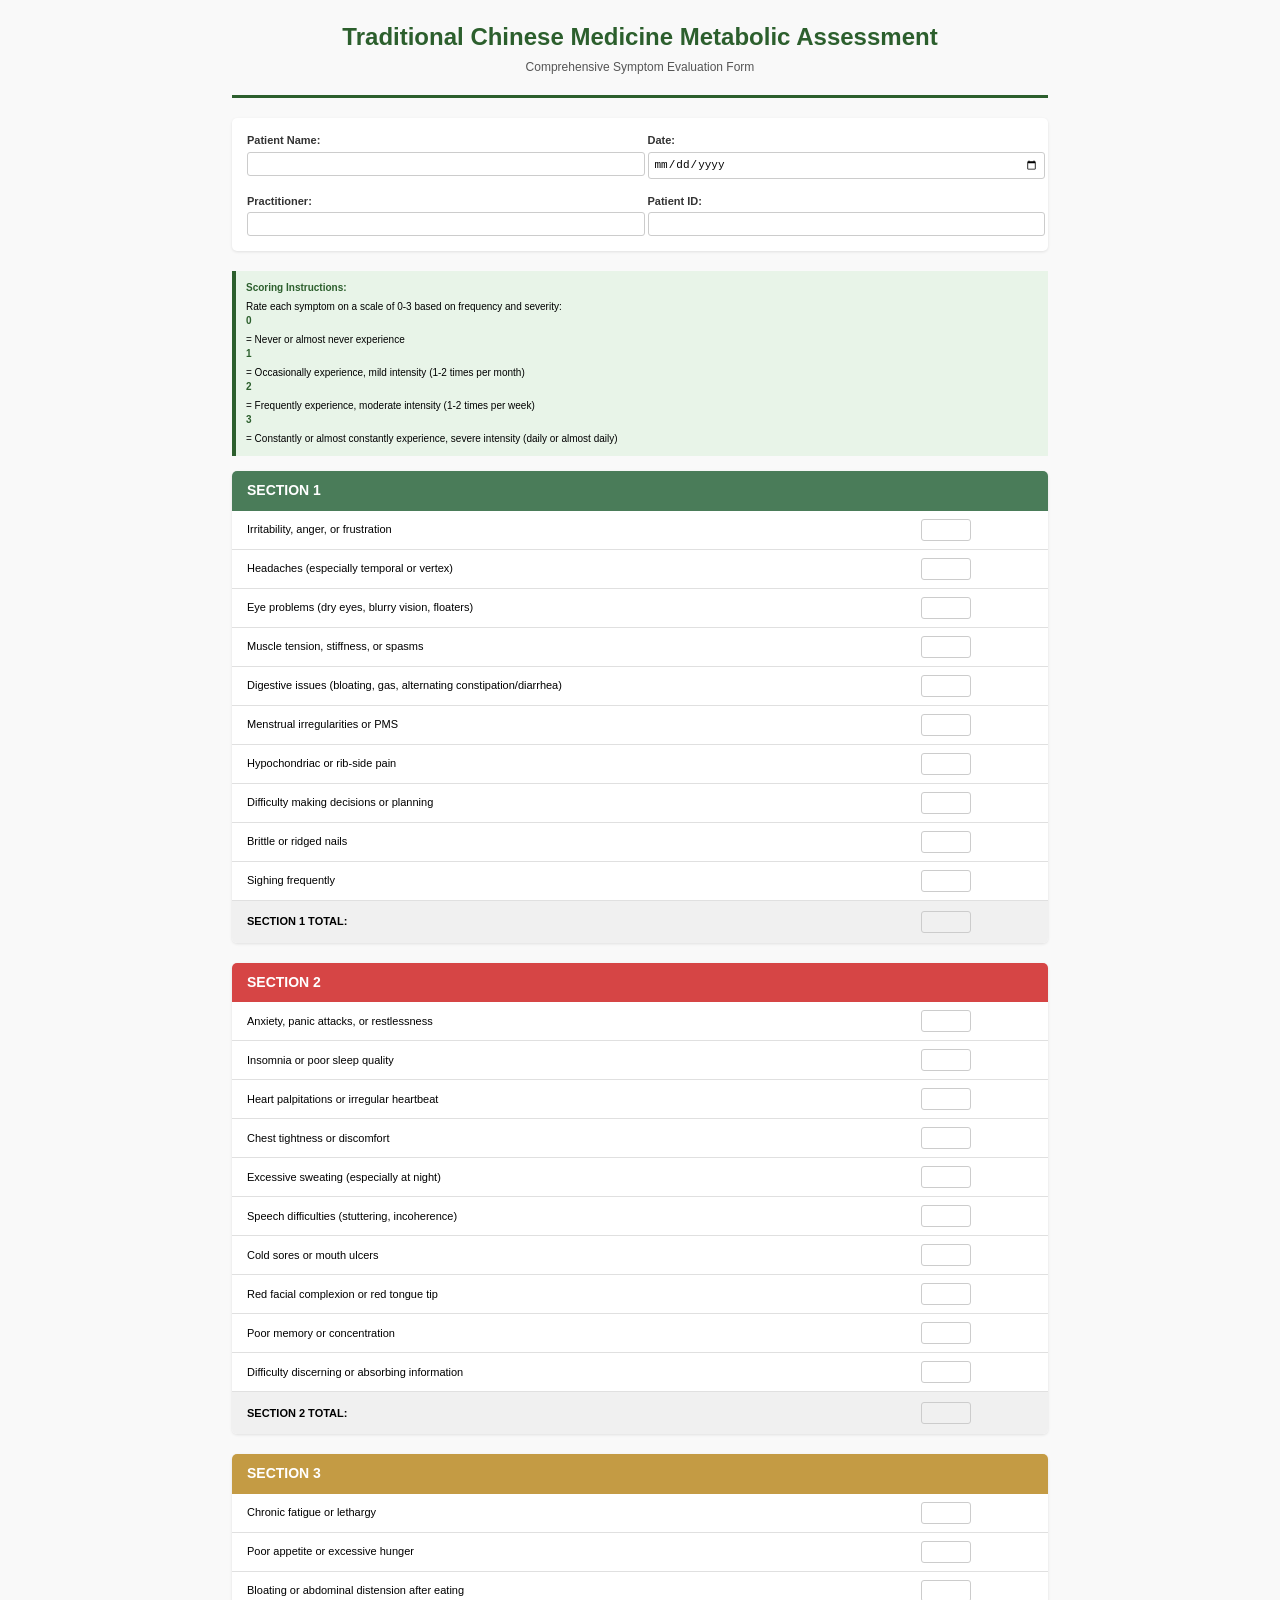
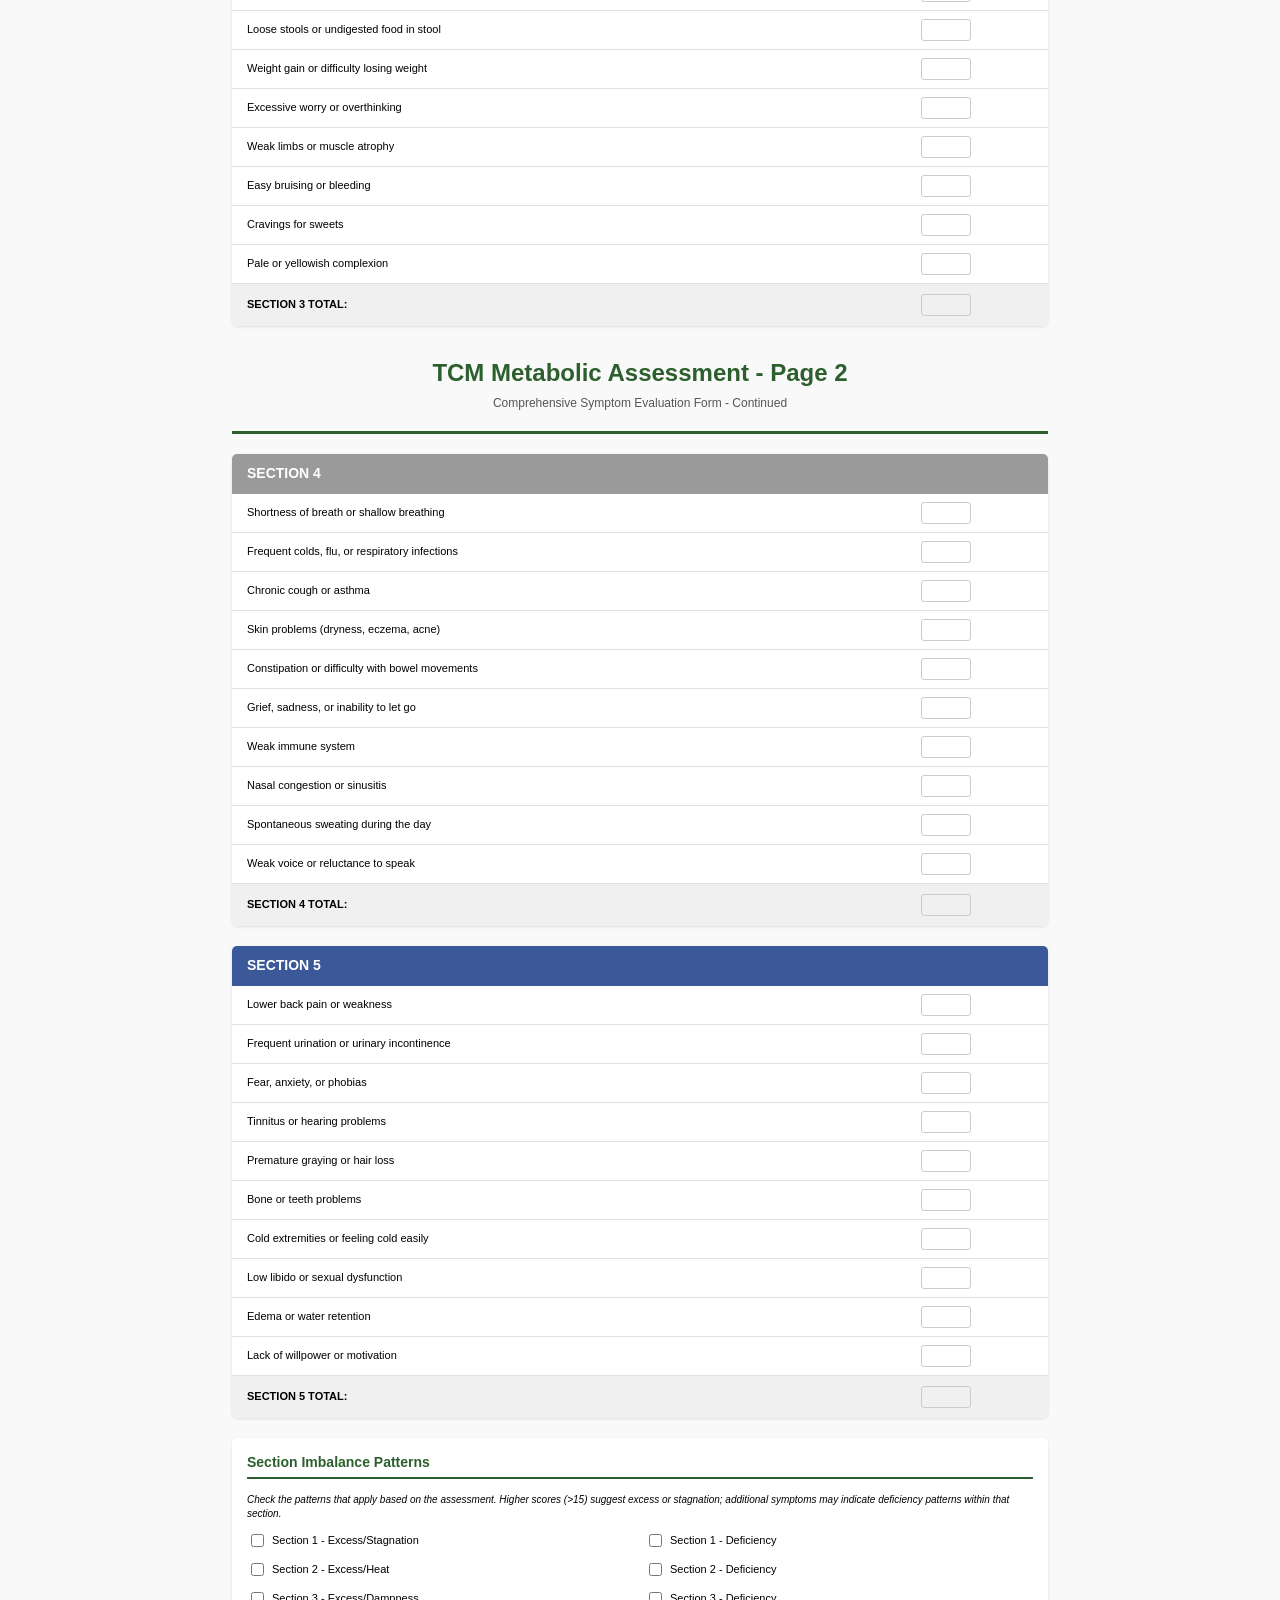
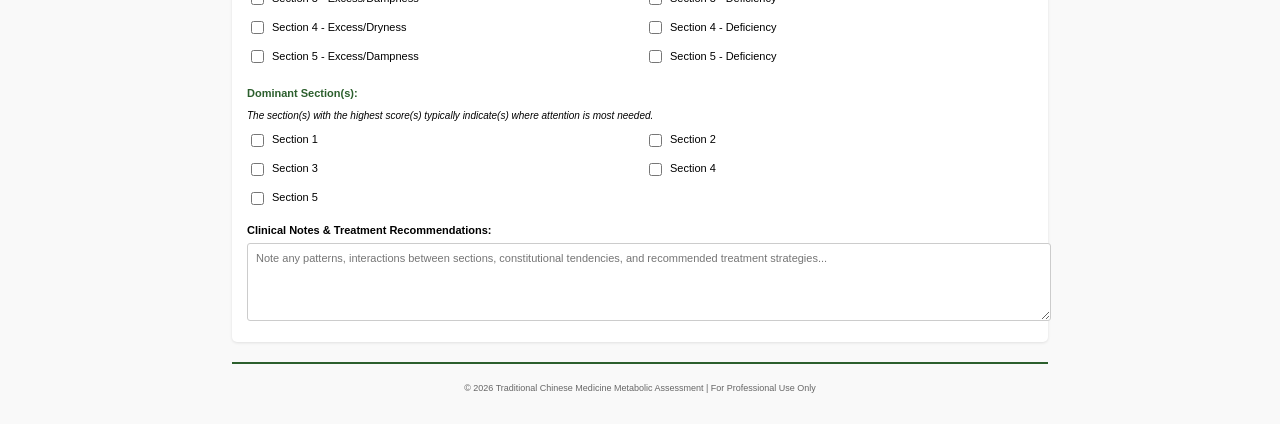
<file: tcm_metabolic_assessment.html>
<!DOCTYPE html>
<html lang="en">
<head>
    <meta charset="UTF-8">
    <meta name="viewport" content="width=device-width, initial-scale=1.0">
    <title>TCM Metabolic Assessment - 5 Element Theory</title>
    <style>
        @media print {
            body {
                margin: 0;
                padding: 0.5in;
            }
            .page-break {
                page-break-after: always;
            }
            input[type="number"] {
                border: none;
                border-bottom: 1px solid #000;
                width: 30px;
            }
        }
        
        body {
            font-family: 'Arial', sans-serif;
            line-height: 1.4;
            max-width: 8.5in;
            margin: 0 auto;
            padding: 20px;
            background-color: #f9f9f9;
        }
        
        .header {
            text-align: center;
            margin-bottom: 20px;
            border-bottom: 3px solid #2c5f2d;
            padding-bottom: 15px;
        }
        
        .header h1 {
            margin: 0;
            color: #2c5f2d;
            font-size: 24px;
        }
        
        .header p {
            margin: 5px 0;
            color: #555;
            font-size: 12px;
        }
        
        .patient-info {
            display: grid;
            grid-template-columns: 1fr 1fr;
            gap: 15px;
            margin-bottom: 20px;
            background: white;
            padding: 15px;
            border-radius: 5px;
            box-shadow: 0 1px 3px rgba(0,0,0,0.1);
        }
        
        .patient-info label {
            display: block;
            font-weight: bold;
            margin-bottom: 3px;
            font-size: 11px;
            color: #333;
        }
        
        .patient-info input {
            width: 100%;
            padding: 5px;
            border: 1px solid #ccc;
            border-radius: 3px;
            font-size: 11px;
        }
        
        .scoring-guide {
            background: #e8f4e8;
            padding: 10px;
            margin-bottom: 15px;
            border-left: 4px solid #2c5f2d;
            font-size: 10px;
        }
        
        .scoring-guide strong {
            display: block;
            margin-bottom: 5px;
            color: #2c5f2d;
        }
        
        .element-section {
            margin-bottom: 20px;
            background: white;
            border-radius: 5px;
            box-shadow: 0 1px 3px rgba(0,0,0,0.1);
            overflow: hidden;
        }
        
        .element-header {
            padding: 10px 15px;
            color: white;
            font-weight: bold;
            font-size: 14px;
        }
        
        .wood-header { background: #4a7c59; }
        .fire-header { background: #d64545; }
        .earth-header { background: #c49b44; }
        .metal-header { background: #9a9a9a; }
        .water-header { background: #3b5998; }
        
        .element-description {
            padding: 10px 15px;
            background: #f7f7f7;
            font-size: 10px;
            font-style: italic;
            border-bottom: 1px solid #e0e0e0;
        }
        
        .symptoms-table {
            width: 100%;
            border-collapse: collapse;
        }
        
        .symptoms-table tr {
            border-bottom: 1px solid #e0e0e0;
        }
        
        .symptoms-table tr:last-child {
            border-bottom: none;
        }
        
        .symptoms-table td {
            padding: 8px 15px;
            font-size: 11px;
        }
        
        .symptom-name {
            width: 75%;
        }
        
        .symptom-score {
            width: 25%;
            text-align: center;
        }
        
        .symptom-score input {
            width: 40px;
            padding: 4px;
            text-align: center;
            border: 1px solid #ccc;
            border-radius: 3px;
            font-size: 11px;
        }
        
        .total-row {
            background: #f0f0f0;
            font-weight: bold;
        }
        
        .total-row td {
            padding: 10px 15px;
        }
        
        .imbalance-section {
            margin-top: 20px;
            background: white;
            padding: 15px;
            border-radius: 5px;
            box-shadow: 0 1px 3px rgba(0,0,0,0.1);
        }
        
        .imbalance-section h3 {
            margin-top: 0;
            color: #2c5f2d;
            font-size: 14px;
            border-bottom: 2px solid #2c5f2d;
            padding-bottom: 5px;
        }
        
        .imbalance-grid {
            display: grid;
            grid-template-columns: 1fr 1fr;
            gap: 10px;
            margin-top: 10px;
        }
        
        .imbalance-item {
            display: flex;
            align-items: center;
            font-size: 11px;
        }
        
        .imbalance-item input[type="checkbox"] {
            margin-right: 8px;
        }
        
        .notes-section {
            margin-top: 15px;
        }
        
        .notes-section label {
            display: block;
            font-weight: bold;
            margin-bottom: 5px;
            font-size: 11px;
        }
        
        .notes-section textarea {
            width: 100%;
            height: 60px;
            padding: 8px;
            border: 1px solid #ccc;
            border-radius: 3px;
            font-size: 11px;
            font-family: Arial, sans-serif;
            resize: vertical;
        }
        
        .page-break {
            margin: 30px 0;
        }
        
        .footer {
            text-align: center;
            margin-top: 20px;
            padding-top: 10px;
            border-top: 2px solid #2c5f2d;
            font-size: 9px;
            color: #666;
        }
    </style>
</head>
<body>
    <!-- PAGE 1 -->
    <div class="header">
        <h1>Traditional Chinese Medicine Metabolic Assessment</h1>
        <p>Comprehensive Symptom Evaluation Form</p>
    </div>
    
    <div class="patient-info">
        <div>
            <label>Patient Name:</label>
            <input type="text" name="patient_name">
        </div>
        <div>
            <label>Date:</label>
            <input type="date" name="date">
        </div>
        <div>
            <label>Practitioner:</label>
            <input type="text" name="practitioner">
        </div>
        <div>
            <label>Patient ID:</label>
            <input type="text" name="patient_id">
        </div>
    </div>
    
    <div class="scoring-guide">
        <strong>Scoring Instructions:</strong>
        Rate each symptom on a scale of 0-3 based on frequency and severity:<br>
        <strong>0</strong> = Never or almost never experience<br>
        <strong>1</strong> = Occasionally experience, mild intensity (1-2 times per month)<br>
        <strong>2</strong> = Frequently experience, moderate intensity (1-2 times per week)<br>
        <strong>3</strong> = Constantly or almost constantly experience, severe intensity (daily or almost daily)
    </div>
    
    <!-- SECTION 1 -->
    <div class="element-section">
        <div class="element-header wood-header">
            SECTION 1
        </div>
        <table class="symptoms-table">
            <tr>
                <td class="symptom-name">Irritability, anger, or frustration</td>
                <td class="symptom-score"><input type="number" min="0" max="3" name="wood_1"></td>
            </tr>
            <tr>
                <td class="symptom-name">Headaches (especially temporal or vertex)</td>
                <td class="symptom-score"><input type="number" min="0" max="3" name="wood_2"></td>
            </tr>
            <tr>
                <td class="symptom-name">Eye problems (dry eyes, blurry vision, floaters)</td>
                <td class="symptom-score"><input type="number" min="0" max="3" name="wood_3"></td>
            </tr>
            <tr>
                <td class="symptom-name">Muscle tension, stiffness, or spasms</td>
                <td class="symptom-score"><input type="number" min="0" max="3" name="wood_4"></td>
            </tr>
            <tr>
                <td class="symptom-name">Digestive issues (bloating, gas, alternating constipation/diarrhea)</td>
                <td class="symptom-score"><input type="number" min="0" max="3" name="wood_5"></td>
            </tr>
            <tr>
                <td class="symptom-name">Menstrual irregularities or PMS</td>
                <td class="symptom-score"><input type="number" min="0" max="3" name="wood_6"></td>
            </tr>
            <tr>
                <td class="symptom-name">Hypochondriac or rib-side pain</td>
                <td class="symptom-score"><input type="number" min="0" max="3" name="wood_7"></td>
            </tr>
            <tr>
                <td class="symptom-name">Difficulty making decisions or planning</td>
                <td class="symptom-score"><input type="number" min="0" max="3" name="wood_8"></td>
            </tr>
            <tr>
                <td class="symptom-name">Brittle or ridged nails</td>
                <td class="symptom-score"><input type="number" min="0" max="3" name="wood_9"></td>
            </tr>
            <tr>
                <td class="symptom-name">Sighing frequently</td>
                <td class="symptom-score"><input type="number" min="0" max="3" name="wood_10"></td>
            </tr>
            <tr class="total-row">
                <td>SECTION 1 TOTAL:</td>
                <td class="symptom-score"><input type="number" name="wood_total" min="0" max="30" readonly style="background: #f0f0f0;"></td>
            </tr>
        </table>
    </div>
    
    <!-- SECTION 2 -->
    <div class="element-section">
        <div class="element-header fire-header">
            SECTION 2
        </div>
        <table class="symptoms-table">
            <tr>
                <td class="symptom-name">Anxiety, panic attacks, or restlessness</td>
                <td class="symptom-score"><input type="number" min="0" max="3" name="fire_1"></td>
            </tr>
            <tr>
                <td class="symptom-name">Insomnia or poor sleep quality</td>
                <td class="symptom-score"><input type="number" min="0" max="3" name="fire_2"></td>
            </tr>
            <tr>
                <td class="symptom-name">Heart palpitations or irregular heartbeat</td>
                <td class="symptom-score"><input type="number" min="0" max="3" name="fire_3"></td>
            </tr>
            <tr>
                <td class="symptom-name">Chest tightness or discomfort</td>
                <td class="symptom-score"><input type="number" min="0" max="3" name="fire_4"></td>
            </tr>
            <tr>
                <td class="symptom-name">Excessive sweating (especially at night)</td>
                <td class="symptom-score"><input type="number" min="0" max="3" name="fire_5"></td>
            </tr>
            <tr>
                <td class="symptom-name">Speech difficulties (stuttering, incoherence)</td>
                <td class="symptom-score"><input type="number" min="0" max="3" name="fire_6"></td>
            </tr>
            <tr>
                <td class="symptom-name">Cold sores or mouth ulcers</td>
                <td class="symptom-score"><input type="number" min="0" max="3" name="fire_7"></td>
            </tr>
            <tr>
                <td class="symptom-name">Red facial complexion or red tongue tip</td>
                <td class="symptom-score"><input type="number" min="0" max="3" name="fire_8"></td>
            </tr>
            <tr>
                <td class="symptom-name">Poor memory or concentration</td>
                <td class="symptom-score"><input type="number" min="0" max="3" name="fire_9"></td>
            </tr>
            <tr>
                <td class="symptom-name">Difficulty discerning or absorbing information</td>
                <td class="symptom-score"><input type="number" min="0" max="3" name="fire_10"></td>
            </tr>
            <tr class="total-row">
                <td>SECTION 2 TOTAL:</td>
                <td class="symptom-score"><input type="number" name="fire_total" min="0" max="30" readonly style="background: #f0f0f0;"></td>
            </tr>
        </table>
    </div>
    
    <!-- SECTION 3 -->
    <div class="element-section">
        <div class="element-header earth-header">
            SECTION 3
        </div>
        <table class="symptoms-table">
            <tr>
                <td class="symptom-name">Chronic fatigue or lethargy</td>
                <td class="symptom-score"><input type="number" min="0" max="3" name="earth_1"></td>
            </tr>
            <tr>
                <td class="symptom-name">Poor appetite or excessive hunger</td>
                <td class="symptom-score"><input type="number" min="0" max="3" name="earth_2"></td>
            </tr>
            <tr>
                <td class="symptom-name">Bloating or abdominal distension after eating</td>
                <td class="symptom-score"><input type="number" min="0" max="3" name="earth_3"></td>
            </tr>
            <tr>
                <td class="symptom-name">Loose stools or undigested food in stool</td>
                <td class="symptom-score"><input type="number" min="0" max="3" name="earth_4"></td>
            </tr>
            <tr>
                <td class="symptom-name">Weight gain or difficulty losing weight</td>
                <td class="symptom-score"><input type="number" min="0" max="3" name="earth_5"></td>
            </tr>
            <tr>
                <td class="symptom-name">Excessive worry or overthinking</td>
                <td class="symptom-score"><input type="number" min="0" max="3" name="earth_6"></td>
            </tr>
            <tr>
                <td class="symptom-name">Weak limbs or muscle atrophy</td>
                <td class="symptom-score"><input type="number" min="0" max="3" name="earth_7"></td>
            </tr>
            <tr>
                <td class="symptom-name">Easy bruising or bleeding</td>
                <td class="symptom-score"><input type="number" min="0" max="3" name="earth_8"></td>
            </tr>
            <tr>
                <td class="symptom-name">Cravings for sweets</td>
                <td class="symptom-score"><input type="number" min="0" max="3" name="earth_9"></td>
            </tr>
            <tr>
                <td class="symptom-name">Pale or yellowish complexion</td>
                <td class="symptom-score"><input type="number" min="0" max="3" name="earth_10"></td>
            </tr>
            <tr class="total-row">
                <td>SECTION 3 TOTAL:</td>
                <td class="symptom-score"><input type="number" name="earth_total" min="0" max="30" readonly style="background: #f0f0f0;"></td>
            </tr>
        </table>
    </div>
    
    <div class="page-break"></div>
    
    <!-- PAGE 2 -->
    <div class="header" style="margin-top: 0;">
        <h1>TCM Metabolic Assessment - Page 2</h1>
        <p>Comprehensive Symptom Evaluation Form - Continued</p>
    </div>
    
    <!-- SECTION 4 -->
    <div class="element-section">
        <div class="element-header metal-header">
            SECTION 4
        </div>
        <table class="symptoms-table">
            <tr>
                <td class="symptom-name">Shortness of breath or shallow breathing</td>
                <td class="symptom-score"><input type="number" min="0" max="3" name="metal_1"></td>
            </tr>
            <tr>
                <td class="symptom-name">Frequent colds, flu, or respiratory infections</td>
                <td class="symptom-score"><input type="number" min="0" max="3" name="metal_2"></td>
            </tr>
            <tr>
                <td class="symptom-name">Chronic cough or asthma</td>
                <td class="symptom-score"><input type="number" min="0" max="3" name="metal_3"></td>
            </tr>
            <tr>
                <td class="symptom-name">Skin problems (dryness, eczema, acne)</td>
                <td class="symptom-score"><input type="number" min="0" max="3" name="metal_4"></td>
            </tr>
            <tr>
                <td class="symptom-name">Constipation or difficulty with bowel movements</td>
                <td class="symptom-score"><input type="number" min="0" max="3" name="metal_5"></td>
            </tr>
            <tr>
                <td class="symptom-name">Grief, sadness, or inability to let go</td>
                <td class="symptom-score"><input type="number" min="0" max="3" name="metal_6"></td>
            </tr>
            <tr>
                <td class="symptom-name">Weak immune system</td>
                <td class="symptom-score"><input type="number" min="0" max="3" name="metal_7"></td>
            </tr>
            <tr>
                <td class="symptom-name">Nasal congestion or sinusitis</td>
                <td class="symptom-score"><input type="number" min="0" max="3" name="metal_8"></td>
            </tr>
            <tr>
                <td class="symptom-name">Spontaneous sweating during the day</td>
                <td class="symptom-score"><input type="number" min="0" max="3" name="metal_9"></td>
            </tr>
            <tr>
                <td class="symptom-name">Weak voice or reluctance to speak</td>
                <td class="symptom-score"><input type="number" min="0" max="3" name="metal_10"></td>
            </tr>
            <tr class="total-row">
                <td>SECTION 4 TOTAL:</td>
                <td class="symptom-score"><input type="number" name="metal_total" min="0" max="30" readonly style="background: #f0f0f0;"></td>
            </tr>
        </table>
    </div>
    
    <!-- SECTION 5 -->
    <div class="element-section">
        <div class="element-header water-header">
            SECTION 5
        </div>
        <table class="symptoms-table">
            <tr>
                <td class="symptom-name">Lower back pain or weakness</td>
                <td class="symptom-score"><input type="number" min="0" max="3" name="water_1"></td>
            </tr>
            <tr>
                <td class="symptom-name">Frequent urination or urinary incontinence</td>
                <td class="symptom-score"><input type="number" min="0" max="3" name="water_2"></td>
            </tr>
            <tr>
                <td class="symptom-name">Fear, anxiety, or phobias</td>
                <td class="symptom-score"><input type="number" min="0" max="3" name="water_3"></td>
            </tr>
            <tr>
                <td class="symptom-name">Tinnitus or hearing problems</td>
                <td class="symptom-score"><input type="number" min="0" max="3" name="water_4"></td>
            </tr>
            <tr>
                <td class="symptom-name">Premature graying or hair loss</td>
                <td class="symptom-score"><input type="number" min="0" max="3" name="water_5"></td>
            </tr>
            <tr>
                <td class="symptom-name">Bone or teeth problems</td>
                <td class="symptom-score"><input type="number" min="0" max="3" name="water_6"></td>
            </tr>
            <tr>
                <td class="symptom-name">Cold extremities or feeling cold easily</td>
                <td class="symptom-score"><input type="number" min="0" max="3" name="water_7"></td>
            </tr>
            <tr>
                <td class="symptom-name">Low libido or sexual dysfunction</td>
                <td class="symptom-score"><input type="number" min="0" max="3" name="water_8"></td>
            </tr>
            <tr>
                <td class="symptom-name">Edema or water retention</td>
                <td class="symptom-score"><input type="number" min="0" max="3" name="water_9"></td>
            </tr>
            <tr>
                <td class="symptom-name">Lack of willpower or motivation</td>
                <td class="symptom-score"><input type="number" min="0" max="3" name="water_10"></td>
            </tr>
            <tr class="total-row">
                <td>SECTION 5 TOTAL:</td>
                <td class="symptom-score"><input type="number" name="water_total" min="0" max="30" readonly style="background: #f0f0f0;"></td>
            </tr>
        </table>
    </div>
    
    <!-- IMBALANCE AND DOMINANCE SECTION -->
    <div class="imbalance-section">
        <h3>Section Imbalance Patterns</h3>
        <p style="font-size: 10px; margin-bottom: 10px; font-style: italic;">
            Check the patterns that apply based on the assessment. Higher scores (>15) suggest excess or stagnation; additional symptoms may indicate deficiency patterns within that section.
        </p>
        
        <div class="imbalance-grid">
            <div class="imbalance-item">
                <input type="checkbox" name="imbalance_wood_excess">
                <label>Section 1 - Excess/Stagnation</label>
            </div>
            <div class="imbalance-item">
                <input type="checkbox" name="imbalance_wood_deficiency">
                <label>Section 1 - Deficiency</label>
            </div>
            <div class="imbalance-item">
                <input type="checkbox" name="imbalance_fire_excess">
                <label>Section 2 - Excess/Heat</label>
            </div>
            <div class="imbalance-item">
                <input type="checkbox" name="imbalance_fire_deficiency">
                <label>Section 2 - Deficiency</label>
            </div>
            <div class="imbalance-item">
                <input type="checkbox" name="imbalance_earth_excess">
                <label>Section 3 - Excess/Dampness</label>
            </div>
            <div class="imbalance-item">
                <input type="checkbox" name="imbalance_earth_deficiency">
                <label>Section 3 - Deficiency</label>
            </div>
            <div class="imbalance-item">
                <input type="checkbox" name="imbalance_metal_excess">
                <label>Section 4 - Excess/Dryness</label>
            </div>
            <div class="imbalance-item">
                <input type="checkbox" name="imbalance_metal_deficiency">
                <label>Section 4 - Deficiency</label>
            </div>
            <div class="imbalance-item">
                <input type="checkbox" name="imbalance_water_excess">
                <label>Section 5 - Excess/Dampness</label>
            </div>
            <div class="imbalance-item">
                <input type="checkbox" name="imbalance_water_deficiency">
                <label>Section 5 - Deficiency</label>
            </div>
        </div>
        
        <div style="margin-top: 15px;">
            <strong style="font-size: 11px; color: #2c5f2d;">Dominant Section(s):</strong>
            <p style="font-size: 10px; margin: 5px 0; font-style: italic;">
                The section(s) with the highest score(s) typically indicate(s) where attention is most needed.
            </p>
            <div class="imbalance-grid" style="margin-top: 8px;">
                <div class="imbalance-item">
                    <input type="checkbox" name="dominant_wood">
                    <label>Section 1</label>
                </div>
                <div class="imbalance-item">
                    <input type="checkbox" name="dominant_fire">
                    <label>Section 2</label>
                </div>
                <div class="imbalance-item">
                    <input type="checkbox" name="dominant_earth">
                    <label>Section 3</label>
                </div>
                <div class="imbalance-item">
                    <input type="checkbox" name="dominant_metal">
                    <label>Section 4</label>
                </div>
                <div class="imbalance-item">
                    <input type="checkbox" name="dominant_water">
                    <label>Section 5</label>
                </div>
            </div>
        </div>
        
        <div class="notes-section">
            <label>Clinical Notes & Treatment Recommendations:</label>
            <textarea name="clinical_notes" placeholder="Note any patterns, interactions between sections, constitutional tendencies, and recommended treatment strategies..."></textarea>
        </div>
    </div>
    
    <div class="footer">
        <p style="margin-top: 8px;">© 2026 Traditional Chinese Medicine Metabolic Assessment | For Professional Use Only</p>
    </div>
    
    <script>
        // Auto-calculate totals
        function calculateTotal(elementPrefix) {
            let total = 0;
            for (let i = 1; i <= 10; i++) {
                const input = document.querySelector(`input[name="${elementPrefix}_${i}"]`);
                if (input && input.value) {
                    total += parseInt(input.value) || 0;
                }
            }
            const totalInput = document.querySelector(`input[name="${elementPrefix}_total"]`);
            if (totalInput) {
                totalInput.value = total;
            }
        }
        
        // Add event listeners to all symptom inputs
        document.addEventListener('DOMContentLoaded', function() {
            const elements = ['wood', 'fire', 'earth', 'metal', 'water'];
            elements.forEach(element => {
                for (let i = 1; i <= 10; i++) {
                    const input = document.querySelector(`input[name="${element}_${i}"]`);
                    if (input) {
                        input.addEventListener('input', () => calculateTotal(element));
                    }
                }
            });
        });
        
        // Print functionality
        window.addEventListener('beforeprint', function() {
            console.log('Preparing document for printing...');
        });
    </script>
</body>
</html>
</file>
<file: css/styles.css>
/* Main Stylesheet - Imports all component styles */
@import url('base.css');
@import url('header.css');
@import url('forms.css');
@import url('sections.css');
@import url('results.css');
@import url('recommendations.css');
@import url('key.css');
@import url('print.css');
</file>
<file: css/reference-guide.css>
/* Reference Guide Specific Styles */
.reference-guide-page {
    max-width: 1200px;
    margin: 0 auto;
    padding: 20px;
    font-family: 'Times New Roman', Times, serif;
}

.reference-header {
    text-align: center;
    margin-bottom: 30px;
    padding-bottom: 20px;
    border-bottom: 3px solid #2c5f2d;
}

.reference-header h1 {
    color: #2c5f2d;
    font-size: 32px;
    margin-bottom: 10px;
}

.reference-subtitle {
    color: #666;
    font-size: 16px;
    font-style: italic;
    margin-bottom: 20px;
}

.back-button {
    padding: 10px 20px;
    background-color: #2c5f2d;
    color: white;
    border: none;
    border-radius: 5px;
    cursor: pointer;
    font-size: 14px;
    font-weight: bold;
    transition: background-color 0.3s ease;
}

.back-button:hover {
    background-color: #234d24;
}

/* Reference Element Sections */
.reference-element {
    margin-bottom: 40px;
    border: 2px solid #ddd;
    border-radius: 8px;
    overflow: hidden;
}

.reference-element-title {
    padding: 15px 20px;
    color: white;
    font-size: 24px;
    font-weight: bold;
    margin: 0;
}

.wood-ref {
    background-color: #4a6b4a;
}

.fire-ref {
    background-color: #a85050;
}

.earth-ref {
    background-color: #b8944a;
}

.metal-ref {
    background-color: #606060;
}

.water-ref {
    background-color: #4a5f8a;
}

.endocrine-under-ref {
    background-color: #5d4777;
}

.endocrine-over-ref {
    background-color: #a0522d;
}

/* Subsections */
.reference-subsection {
    padding: 20px;
    border-bottom: 1px solid #e0e0e0;
}

.reference-subsection:last-child {
    border-bottom: none;
}

.reference-subsection h4 {
    color: #2c5f2d;
    font-size: 18px;
    margin-bottom: 15px;
    font-weight: bold;
}

.reference-content {
    display: grid;
    gap: 15px;
}

.tcm-pattern {
    background-color: #f0f8f0;
    padding: 10px 15px;
    border-left: 4px solid #4a6b4a;
    border-radius: 4px;
}

.key-labs {
    background-color: #f8f8f0;
    padding: 10px 15px;
    border-left: 4px solid #b8944a;
    border-radius: 4px;
}

.recommended-tests {
    background-color: #f0f0f8;
    padding: 10px 15px;
    border-left: 4px solid #4a5f8a;
    border-radius: 4px;
}

.reference-content ul {
    margin: 10px 0 0 20px;
    padding: 0;
}

.reference-content li {
    margin: 5px 0;
    line-height: 1.6;
}

/* Pattern Combinations */
.reference-patterns {
    margin-top: 40px;
    padding: 30px;
    background-color: #f9f9f9;
    border: 2px solid #2c5f2d;
    border-radius: 8px;
}

.reference-patterns h3 {
    color: #2c5f2d;
    font-size: 26px;
    margin-bottom: 20px;
    text-align: center;
    border-bottom: 2px solid #2c5f2d;
    padding-bottom: 10px;
}

.pattern-combo {
    background-color: white;
    padding: 15px 20px;
    margin-bottom: 20px;
    border-left: 5px solid #4a6b4a;
    border-radius: 4px;
    box-shadow: 0 2px 4px rgba(0,0,0,0.1);
}

.pattern-combo h4 {
    color: #2c5f2d;
    font-size: 18px;
    margin-bottom: 10px;
}

.pattern-combo p {
    margin: 5px 0;
    line-height: 1.6;
}

/* Endocrine Square */
.reference-endocrine-square {
    margin-top: 40px;
    padding: 30px;
    background-color: #f5f0f8;
    border: 2px solid #5d4777;
    border-radius: 8px;
}

.reference-endocrine-square h3 {
    color: #5d4777;
    font-size: 26px;
    margin-bottom: 15px;
    text-align: center;
    border-bottom: 2px solid #5d4777;
    padding-bottom: 10px;
}

.square-intro {
    text-align: center;
    font-style: italic;
    color: #666;
    margin-bottom: 25px;
}

.square-pattern {
    background-color: white;
    padding: 15px 20px;
    margin-bottom: 20px;
    border-left: 5px solid #5d4777;
    border-radius: 4px;
    box-shadow: 0 2px 4px rgba(0,0,0,0.1);
}

.square-pattern h4 {
    color: #5d4777;
    font-size: 18px;
    margin-bottom: 10px;
}

.square-pattern p {
    margin: 5px 0;
    line-height: 1.6;
}

/* Test Catalog */
.reference-test-catalog {
    margin-top: 40px;
    padding: 30px;
    background-color: #fff8f0;
    border: 2px solid #b8944a;
    border-radius: 8px;
}

.reference-test-catalog h3 {
    color: #b8944a;
    font-size: 26px;
    margin-bottom: 20px;
    text-align: center;
    border-bottom: 2px solid #b8944a;
    padding-bottom: 10px;
}

.catalog-category {
    background-color: white;
    padding: 15px 20px;
    margin-bottom: 20px;
    border-left: 5px solid #b8944a;
    border-radius: 4px;
    box-shadow: 0 2px 4px rgba(0,0,0,0.1);
}

.catalog-category h4 {
    color: #b8944a;
    font-size: 18px;
    margin-bottom: 10px;
}

.catalog-category ul {
    margin: 10px 0 0 20px;
    padding: 0;
}

.catalog-category li {
    margin: 5px 0;
    line-height: 1.6;
}

/* Print Styles for Reference Guide */
@media print {
    .back-button {
        display: none;
    }
    
    .reference-guide-page {
        max-width: 100%;
    }
    
    .reference-element {
        page-break-inside: avoid;
    }
}
</file>
